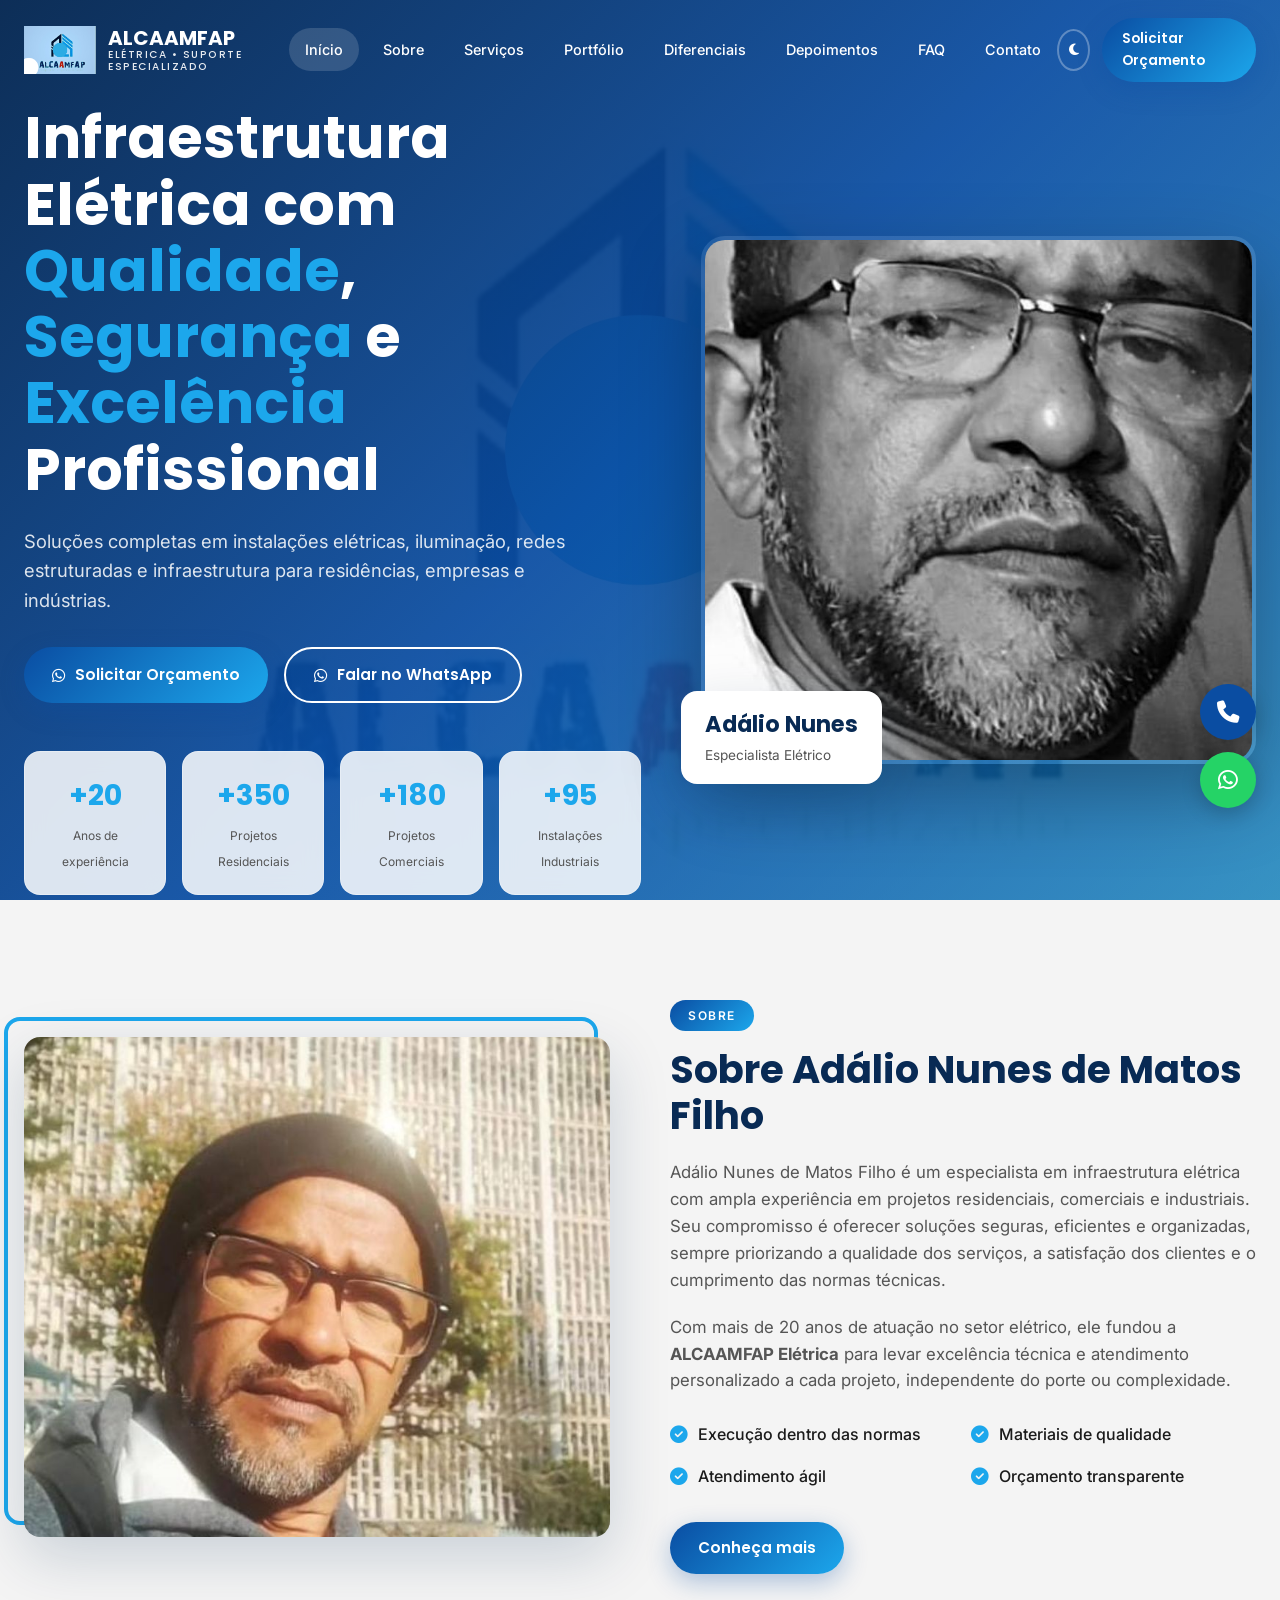
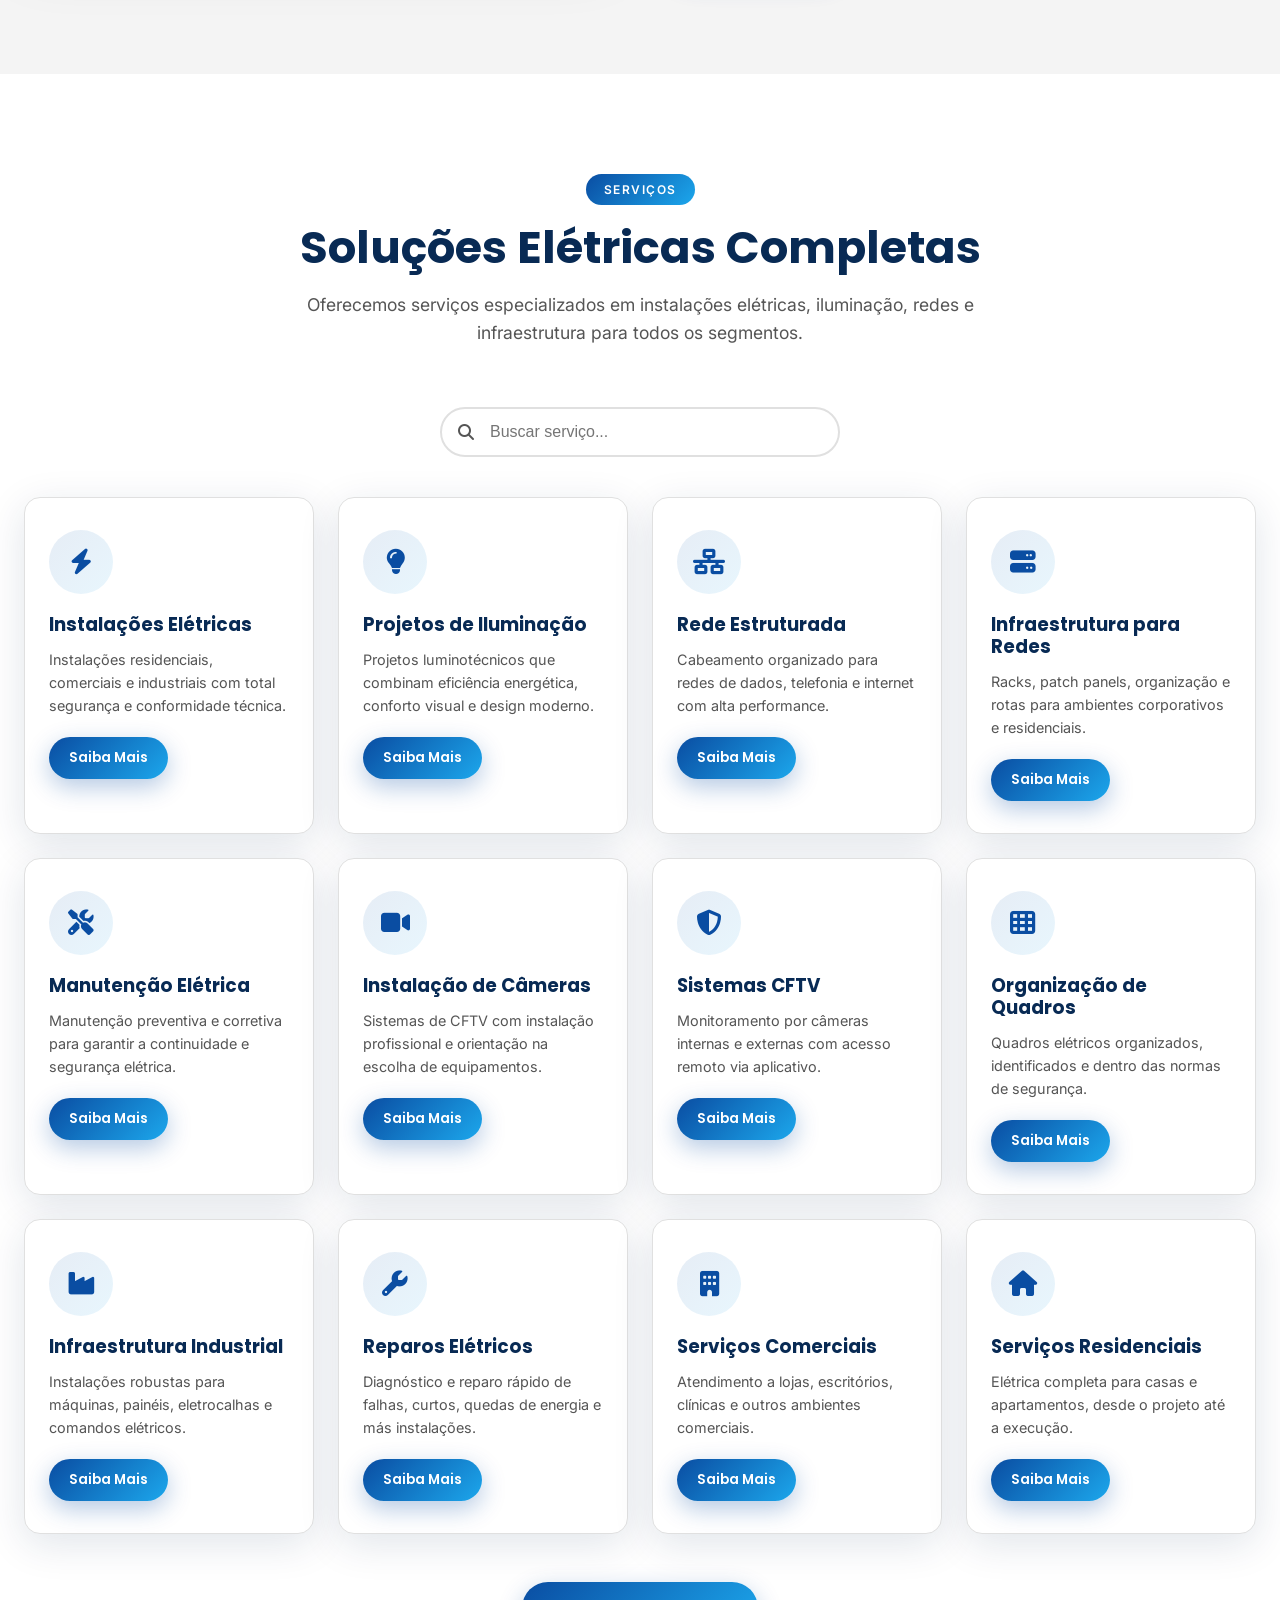
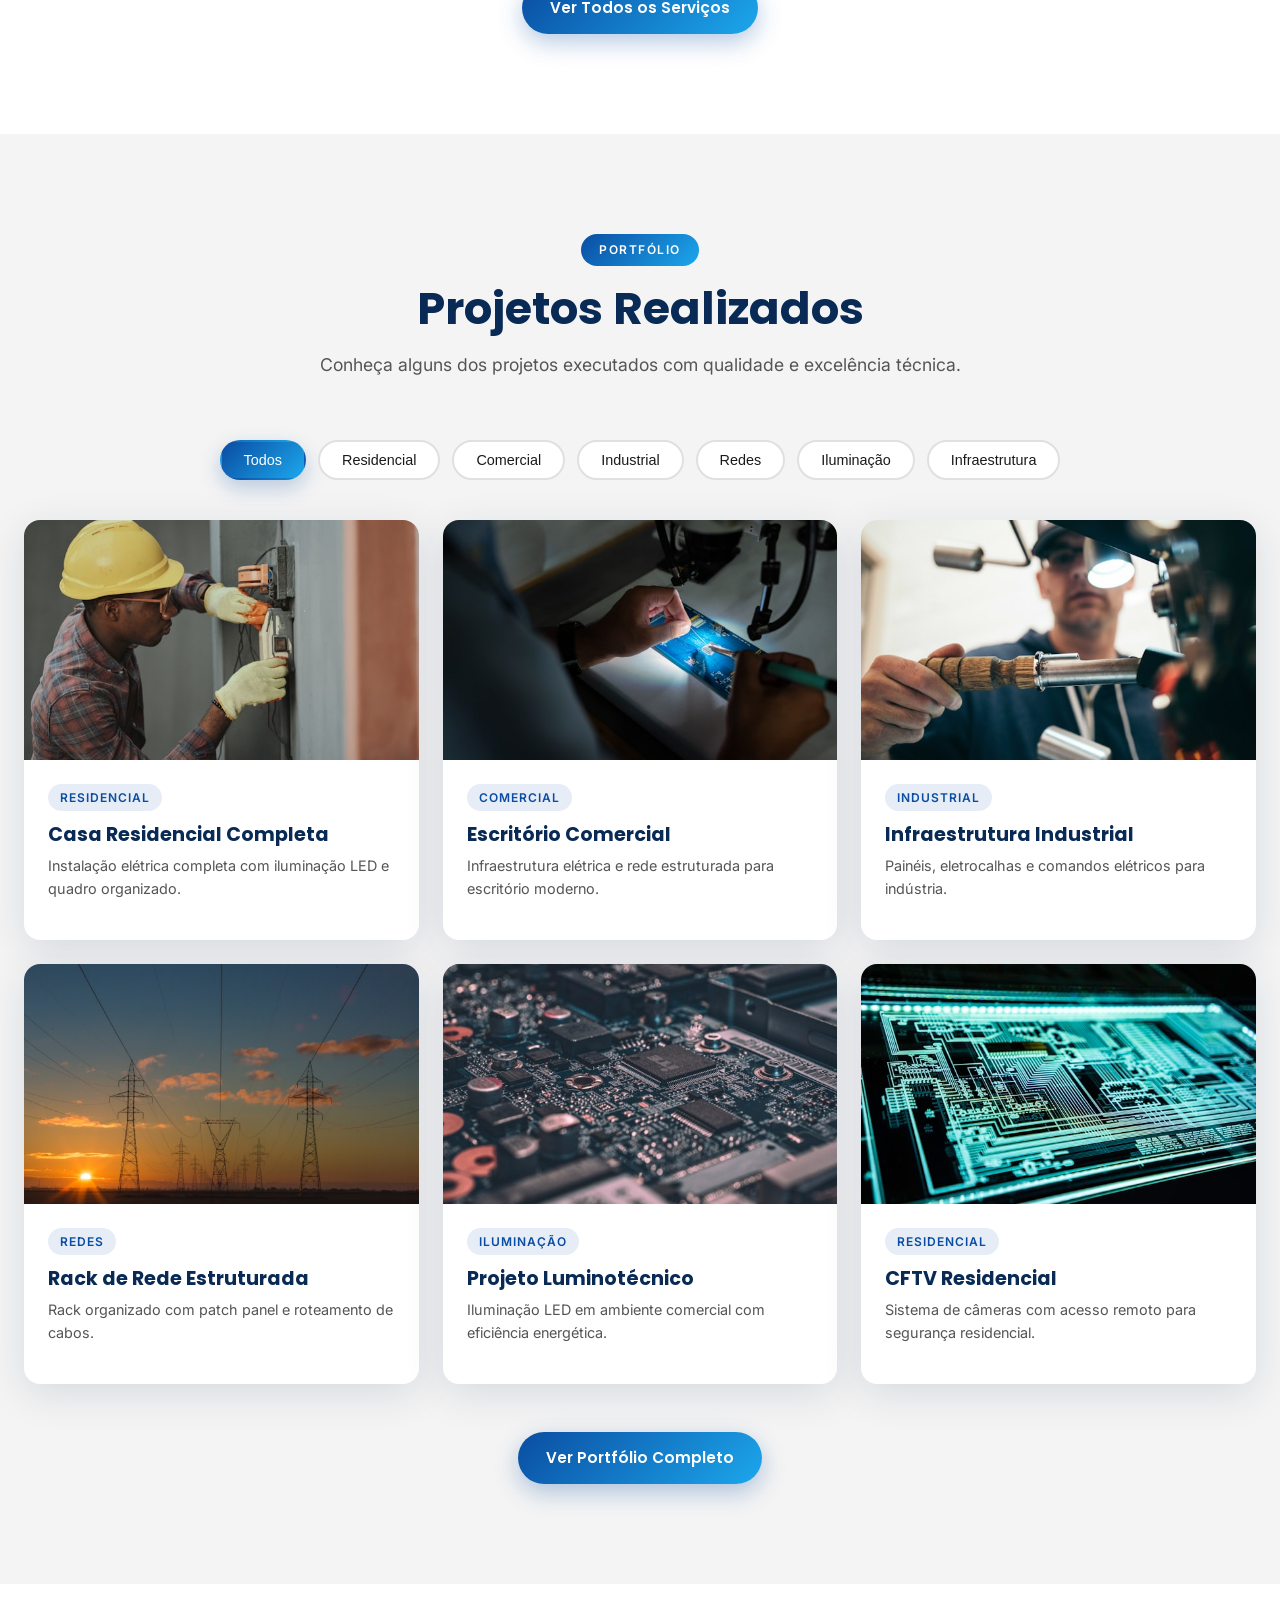
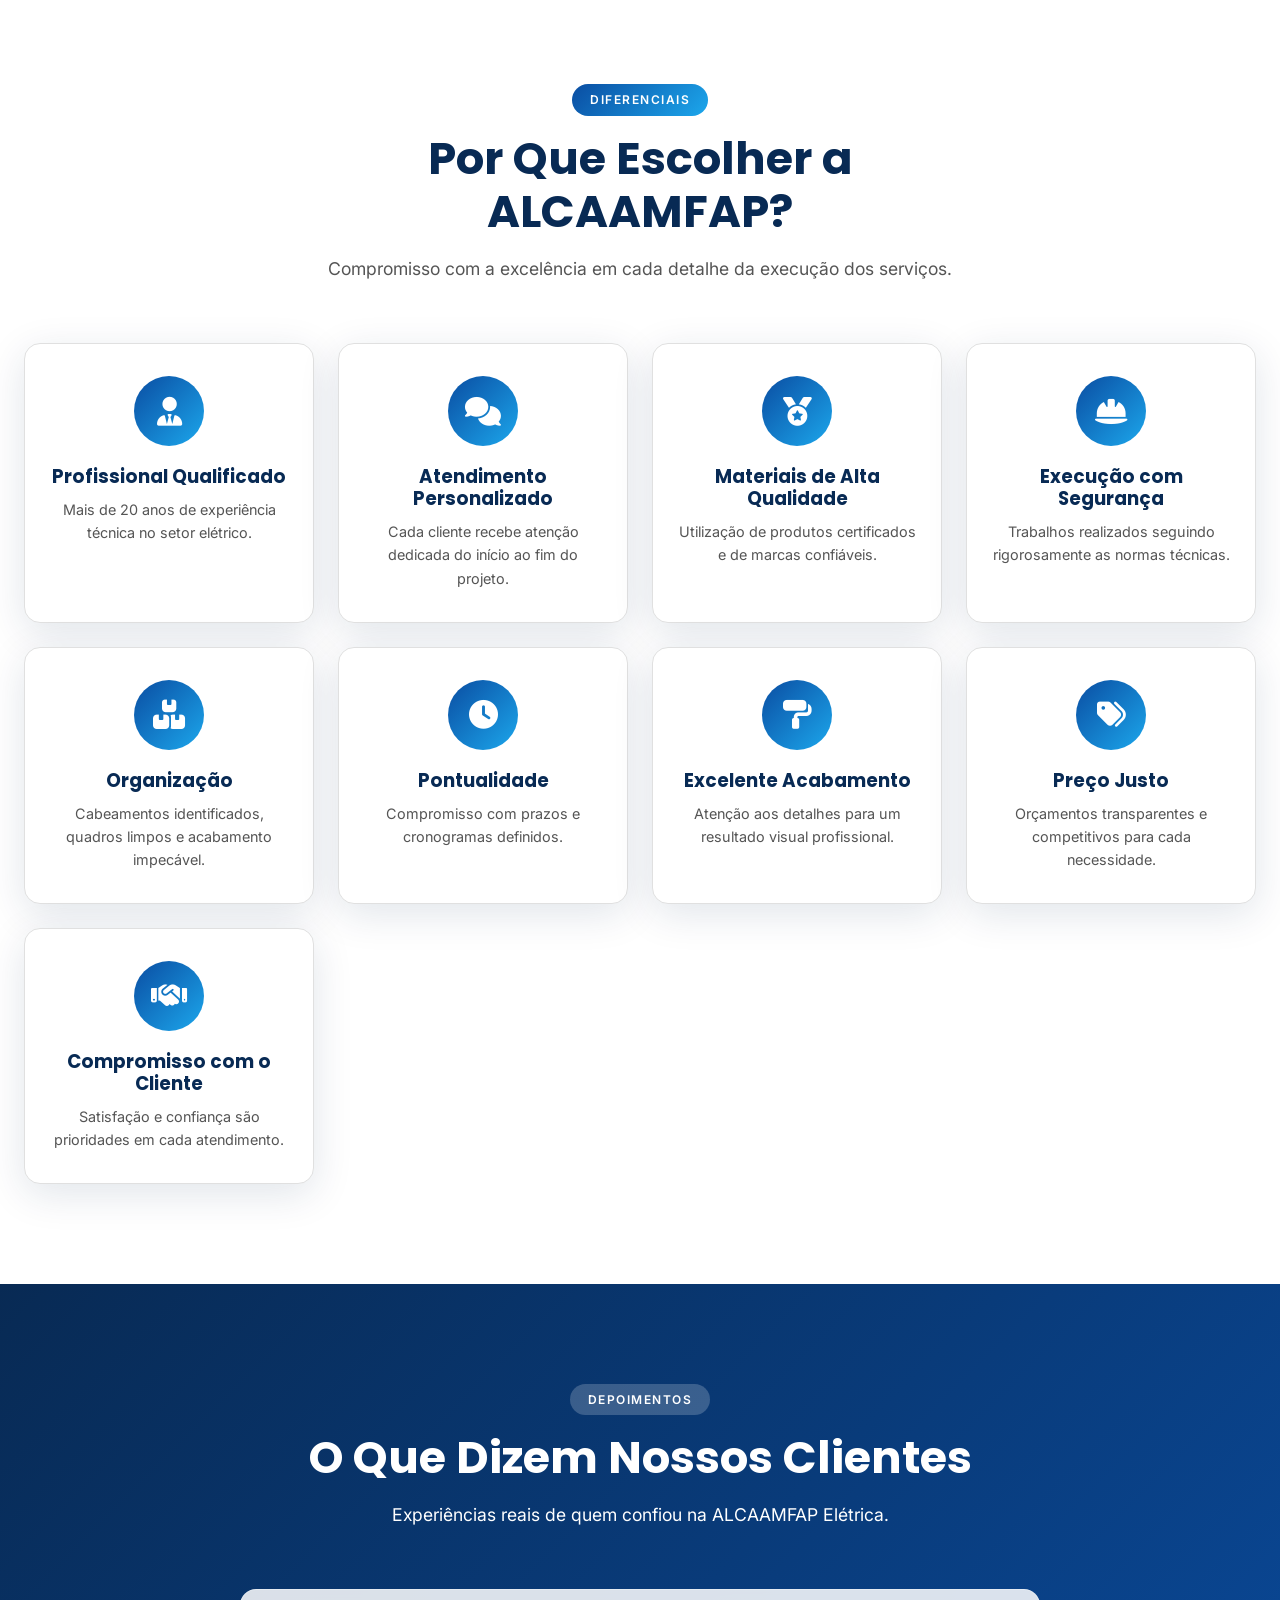
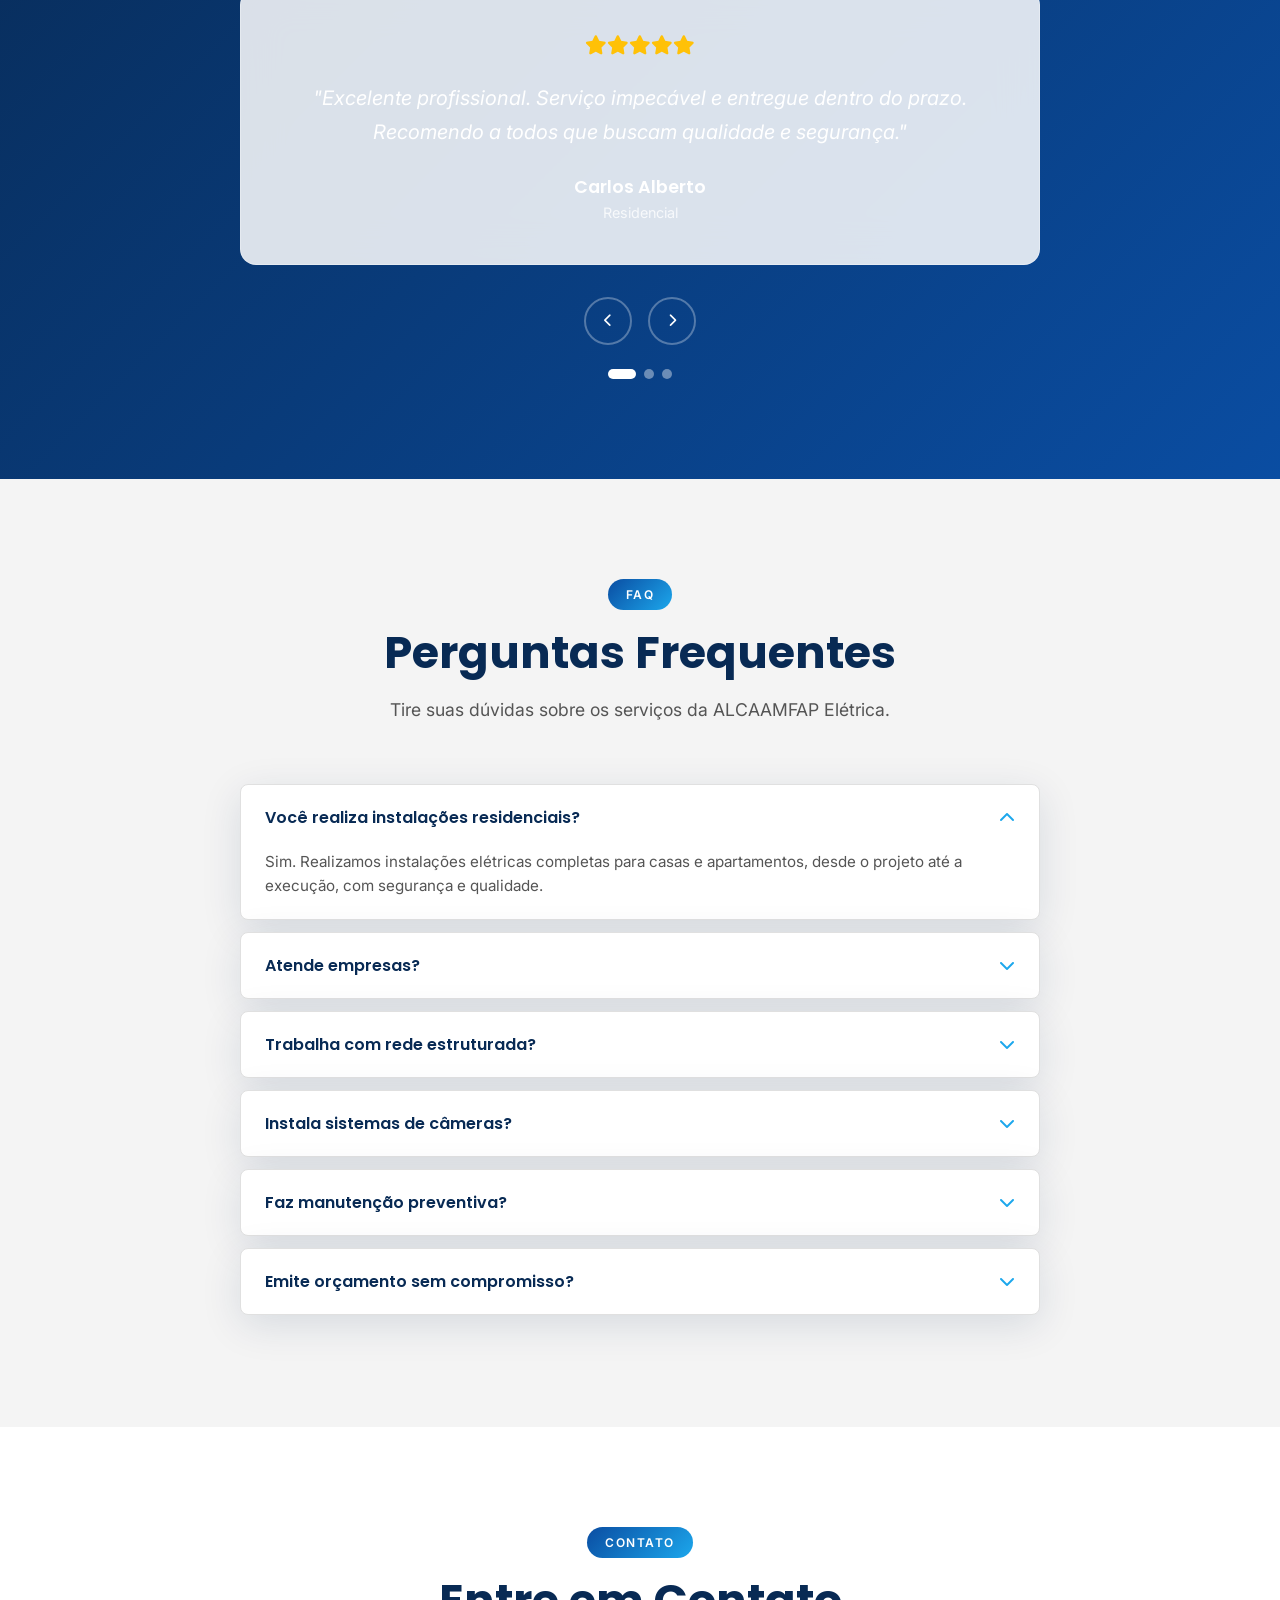
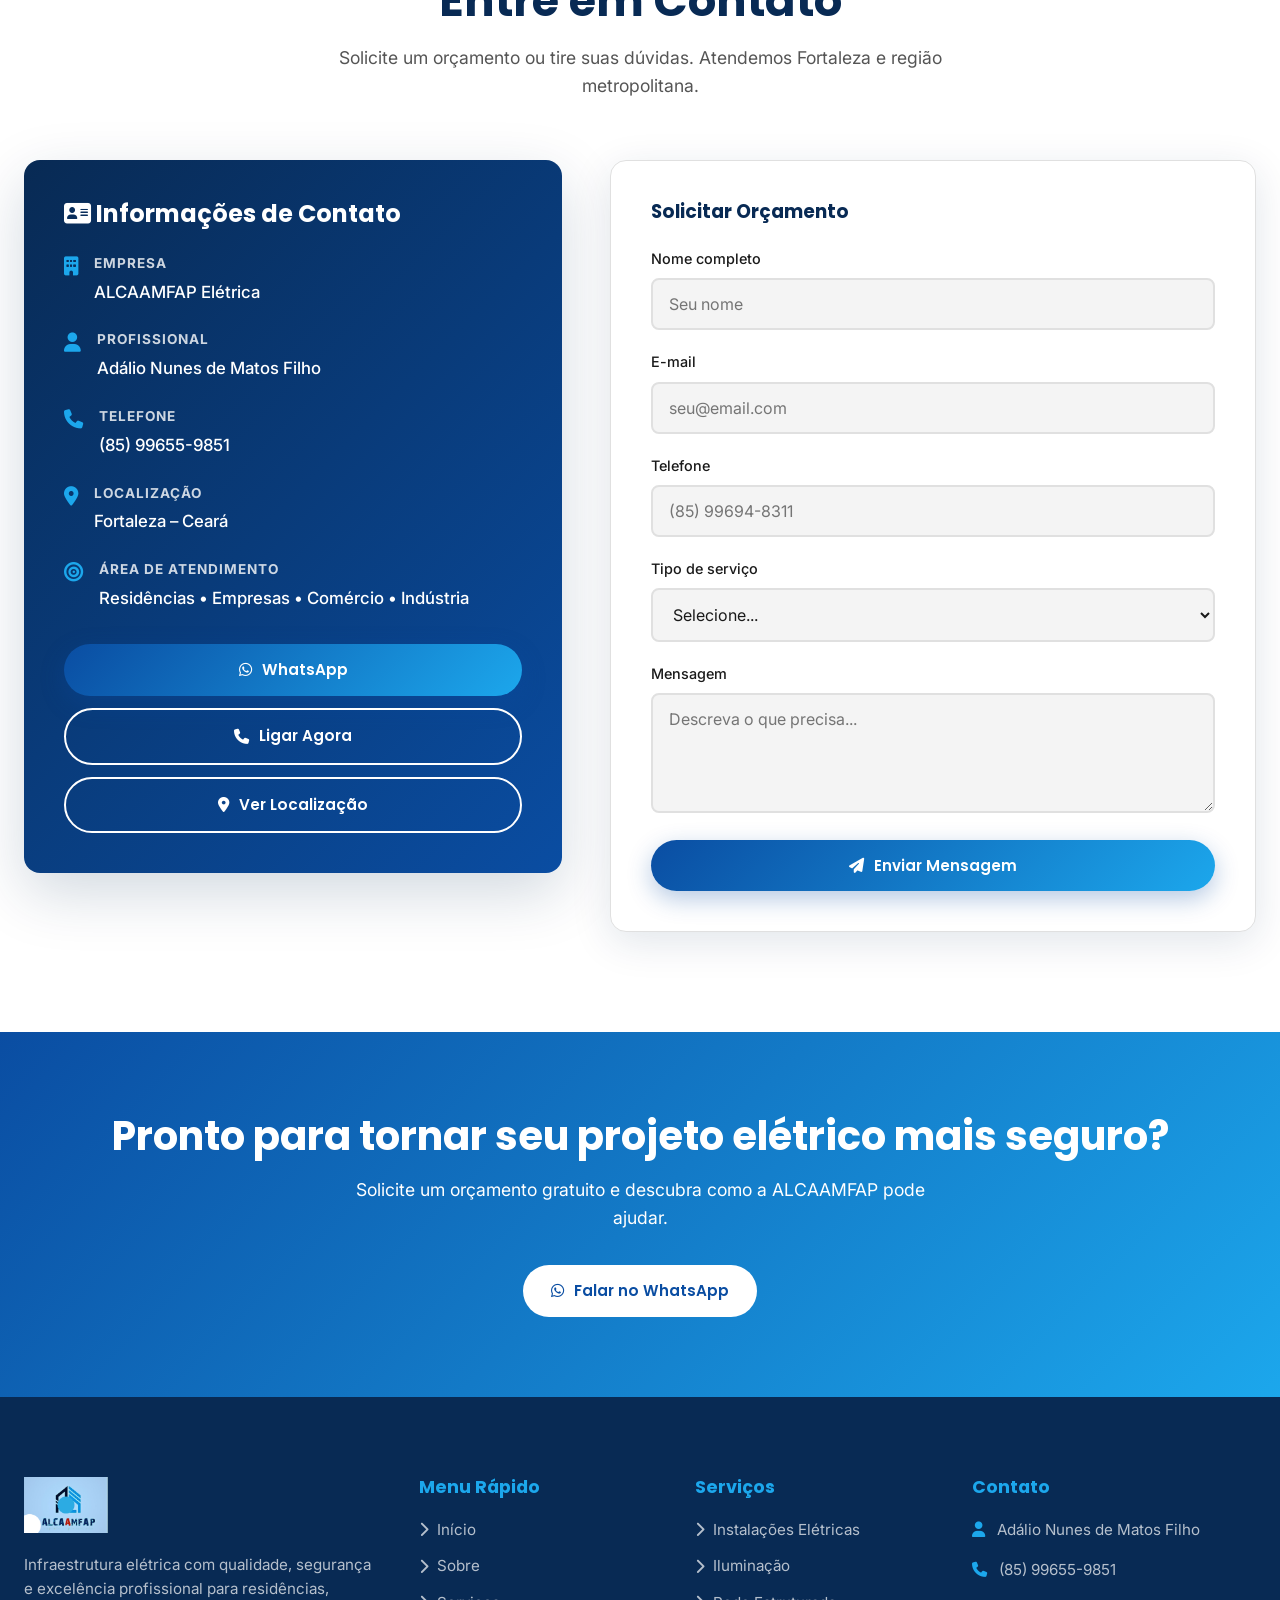
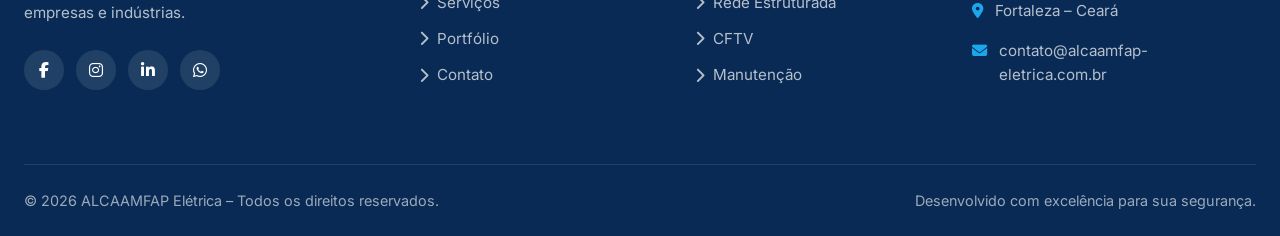
<file: index.html>
<!DOCTYPE html>
<html lang="pt-BR">
<head>
  <meta charset="UTF-8">
  <meta name="viewport" content="width=device-width, initial-scale=1.0">
  <meta name="description" content="ALCAAMFAP Elétrica - Infraestrutura elétrica residencial, comercial e industrial em Fortaleza/CE. Serviços de instalações, iluminação, redes estruturadas e CFTV.">
  <meta name="keywords" content="eletricista, instalações elétricas, infraestrutura elétrica, iluminação, rede estruturada, CFTV, Fortaleza, ALCAAMFAP">
  <meta name="author" content="Adálio Nunes de Matos Filho">
  <meta name="robots" content="index, follow">
  <meta name="theme-color" content="#0A4DA2">

  <!-- Open Graph -->
  <meta property="og:type" content="website">
  <meta property="og:url" content="https://alcaamfap-eletrica.com.br/">
  <meta property="og:title" content="ALCAAMFAP Elétrica | Infraestrutura Elétrica em Fortaleza">
  <meta property="og:description" content="Especialista em infraestrutura elétrica residencial, comercial e industrial. Qualidade, segurança e excelência profissional.">
  <meta property="og:image" content="https://alcaamfap-eletrica.com.br/images/hero-bg.jpg">
  <meta property="og:locale" content="pt_BR">

  <!-- Twitter Cards -->
  <meta name="twitter:card" content="summary_large_image">
  <meta name="twitter:title" content="ALCAAMFAP Elétrica | Infraestrutura Elétrica em Fortaleza">
  <meta name="twitter:description" content="Especialista em infraestrutura elétrica residencial, comercial e industrial.">
  <meta name="twitter:image" content="https://alcaamfap-eletrica.com.br/images/hero-bg.jpg">

  <!-- Favicon -->
  <link rel="icon" type="image/svg+xml" href="images/logo.svg">
  <link rel="apple-touch-icon" href="images/logo.svg">

  <title>ALCAAMFAP Elétrica | Infraestrutura Elétrica em Fortaleza</title>

  <!-- Google Fonts -->
  <link rel="preconnect" href="https://fonts.googleapis.com">
  <link rel="preconnect" href="https://fonts.gstatic.com" crossorigin>
  <link href="https://fonts.googleapis.com/css2?family=Inter:wght@300;400;500;600;700&family=Poppins:wght@600;700;800&display=swap" rel="stylesheet">

  <!-- Font Awesome -->
  <link rel="stylesheet" href="https://cdn.jsdelivr.net/npm/@fortawesome/fontawesome-free@6.4.0/css/all.min.css">

  <!-- CSS -->
  <link rel="stylesheet" href="css/style.css">
  <link rel="stylesheet" href="css/animations.css">
  <link rel="stylesheet" href="css/responsive.css">

  <!-- JSON-LD Dados Estruturados -->
  <script type="application/ld+json">
  {
    "@context": "https://schema.org",
    "@type": "LocalBusiness",
    "name": "ALCAAMFAP Elétrica - Suporte Especializado",
    "description": "Especialista em infraestrutura elétrica residencial, comercial e industrial em Fortaleza/CE.",
    "url": "https://alcaamfap-eletrica.com.br/",
    "logo": "https://alcaamfap-eletrica.com.br/images/logo.svg",
    "image": "https://alcaamfap-eletrica.com.br/images/hero-bg.jpg",
    "telephone": "+5585996948311",
    "address": {
      "@type": "PostalAddress",
      "addressLocality": "Fortaleza",
      "addressRegion": "CE",
      "addressCountry": "BR"
    },
    "areaServed": "Fortaleza e Região Metropolitana, Ceará",
    "priceRange": "$$",
    "openingHoursSpecification": {
      "@type": "OpeningHoursSpecification",
      "dayOfWeek": ["Monday", "Tuesday", "Wednesday", "Thursday", "Friday", "Saturday"],
      "opens": "08:00",
      "closes": "18:00"
    },
    "founder": {
      "@type": "Person",
      "name": "Adálio Nunes de Matos Filho"
    }
  }
  </script>
</head>
<body>

  <!-- Preloader -->
  <div id="preloader" class="preloader" role="status" aria-label="Carregando site">
    <img src="images/logo.svg" alt="ALCAAMFAP Elétrica" class="preloader-logo">
    <div class="preloader-bar">
      <div class="preloader-progress"></div>
    </div>
  </div>

  <!-- Barra de progresso -->
  <div id="scroll-progress" class="scroll-progress" aria-hidden="true"></div>

  <!-- Header -->
  <header id="header" class="header">
    <div class="container header-inner">
      <a href="index.html" class="logo" aria-label="ALCAAMFAP Elétrica - Página inicial">
        <img src="images/logo.svg" alt="Logo ALCAAMFAP Elétrica">
        <div class="logo-text">ALCAAMFAP<span>Elétrica • Suporte Especializado</span></div>
      </a>

      <nav id="nav" class="nav" aria-label="Menu principal">
        <a href="#inicio" class="nav-link active">Início</a>
        <a href="sobre.html" class="nav-link">Sobre</a>
        <a href="servicos.html" class="nav-link">Serviços</a>
        <a href="portfolio.html" class="nav-link">Portfólio</a>
        <a href="#diferenciais" class="nav-link">Diferenciais</a>
        <a href="#depoimentos" class="nav-link">Depoimentos</a>
        <a href="#faq" class="nav-link">FAQ</a>
        <a href="contato.html" class="nav-link">Contato</a>
      </nav>

      <div class="header-actions">
        <button id="theme-toggle" class="theme-toggle" aria-label="Alternar modo escuro">
          <i class="fas fa-moon"></i>
        </button>
        <a href="https://wa.me/5585996948311" target="_blank" class="btn btn-primary btn-sm">Solicitar Orçamento</a>
        <button id="btn-menu" class="btn-menu" aria-label="Abrir menu" aria-expanded="false">
          <span></span>
          <span></span>
          <span></span>
        </button>
      </div>
    </div>
  </header>

  <main>
    <!-- Hero -->
    <section id="inicio" class="hero">
      <img src="images/hero-bg.jpg" alt="Infraestrutura elétrica moderna" class="hero-bg" loading="lazy">
      <div class="hero-overlay"></div>
      <div class="container">
        <div class="hero-content">
          <div class="hero-text fade-in">
            <h1>Infraestrutura Elétrica com <span>Qualidade</span>, <span>Segurança</span> e <span>Excelência</span> Profissional</h1>
            <p>Soluções completas em instalações elétricas, iluminação, redes estruturadas e infraestrutura para residências, empresas e indústrias.</p>
            <div class="hero-buttons">
              <a href="https://wa.me/5585996948311" target="_blank" class="btn btn-primary btn-shine"><i class="fab fa-whatsapp"></i> Solicitar Orçamento</a>
              <a href="https://wa.me/5585996948311" target="_blank" class="btn btn-outline"><i class="fab fa-whatsapp"></i> Falar no WhatsApp</a>
            </div>

            <div class="hero-stats">
              <div class="stat-card">
                <span class="stat-number"><span class="counter" data-target="20" data-prefix="+" data-suffix="">0</span></span>
                <span class="stat-label">Anos de experiência</span>
              </div>
              <div class="stat-card">
                <span class="stat-number"><span class="counter" data-target="350" data-prefix="+" data-suffix="">0</span></span>
                <span class="stat-label">Projetos Residenciais</span>
              </div>
              <div class="stat-card">
                <span class="stat-number"><span class="counter" data-target="180" data-prefix="+" data-suffix="">0</span></span>
                <span class="stat-label">Projetos Comerciais</span>
              </div>
              <div class="stat-card">
                <span class="stat-number"><span class="counter" data-target="95" data-prefix="+" data-suffix="">0</span></span>
                <span class="stat-label">Instalações Industriais</span>
              </div>
            </div>
          </div>

          <div class="hero-image fade-in stagger-2">
            <div class="hero-image-wrapper">
              <img src="images/adalio-profile.jpg" alt="Adálio Nunes de Matos Filho - Especialista em infraestrutura elétrica" loading="lazy">
            </div>
            <div class="hero-badge">
              <strong>Adálio Nunes</strong>
              <span>Especialista Elétrico</span>
            </div>
          </div>
        </div>
      </div>
    </section>

    <!-- Sobre -->
    <section id="sobre" class="section">
      <div class="container">
        <div class="about-grid">
          <div class="about-image fade-in">
            <div class="about-image-wrapper">
              <img src="images/about-adalio.jpg" alt="Adálio Nunes de Matos Filho em ambiente profissional" loading="lazy">
            </div>
          </div>
          <div class="about-content fade-in stagger-2">
            <span class="section-tag">Sobre</span>
            <h2>Sobre Adálio Nunes de Matos Filho</h2>
            <p>Adálio Nunes de Matos Filho é um especialista em infraestrutura elétrica com ampla experiência em projetos residenciais, comerciais e industriais. Seu compromisso é oferecer soluções seguras, eficientes e organizadas, sempre priorizando a qualidade dos serviços, a satisfação dos clientes e o cumprimento das normas técnicas.</p>
            <p>Com mais de 20 anos de atuação no setor elétrico, ele fundou a <strong>ALCAAMFAP Elétrica</strong> para levar excelência técnica e atendimento personalizado a cada projeto, independente do porte ou complexidade.</p>

            <div class="about-features">
              <div class="about-feature"><i class="fas fa-check-circle"></i> Execução dentro das normas</div>
              <div class="about-feature"><i class="fas fa-check-circle"></i> Materiais de qualidade</div>
              <div class="about-feature"><i class="fas fa-check-circle"></i> Atendimento ágil</div>
              <div class="about-feature"><i class="fas fa-check-circle"></i> Orçamento transparente</div>
            </div>

            <a href="sobre.html" class="btn btn-primary" style="margin-top: 32px;">Conheça mais</a>
          </div>
        </div>
      </div>
    </section>

    <!-- Serviços -->
    <section id="servicos" class="section" style="background: var(--white);">
      <div class="container">
        <div class="section-header fade-in">
          <span class="section-tag">Serviços</span>
          <h2>Soluções Elétricas Completas</h2>
          <p>Oferecemos serviços especializados em instalações elétricas, iluminação, redes e infraestrutura para todos os segmentos.</p>
        </div>

        <div class="search-box fade-in">
          <i class="fas fa-search"></i>
          <input type="text" id="service-search" placeholder="Buscar serviço..." aria-label="Buscar serviço">
        </div>

        <div class="services-grid">
          <article class="service-card fade-in">
            <div class="service-icon"><i class="fas fa-bolt"></i></div>
            <h3>Instalações Elétricas</h3>
            <p>Instalações residenciais, comerciais e industriais com total segurança e conformidade técnica.</p>
            <a href="servicos.html#instalacoes" class="btn btn-primary btn-sm">Saiba Mais</a>
          </article>

          <article class="service-card fade-in stagger-1">
            <div class="service-icon"><i class="fas fa-lightbulb"></i></div>
            <h3>Projetos de Iluminação</h3>
            <p>Projetos luminotécnicos que combinam eficiência energética, conforto visual e design moderno.</p>
            <a href="servicos.html#iluminacao" class="btn btn-primary btn-sm">Saiba Mais</a>
          </article>

          <article class="service-card fade-in stagger-2">
            <div class="service-icon"><i class="fas fa-network-wired"></i></div>
            <h3>Rede Estruturada</h3>
            <p>Cabeamento organizado para redes de dados, telefonia e internet com alta performance.</p>
            <a href="servicos.html#redes" class="btn btn-primary btn-sm">Saiba Mais</a>
          </article>

          <article class="service-card fade-in stagger-3">
            <div class="service-icon"><i class="fas fa-server"></i></div>
            <h3>Infraestrutura para Redes</h3>
            <p>Racks, patch panels, organização e rotas para ambientes corporativos e residenciais.</p>
            <a href="servicos.html#infraestrutura" class="btn btn-primary btn-sm">Saiba Mais</a>
          </article>

          <article class="service-card fade-in stagger-4">
            <div class="service-icon"><i class="fas fa-tools"></i></div>
            <h3>Manutenção Elétrica</h3>
            <p>Manutenção preventiva e corretiva para garantir a continuidade e segurança elétrica.</p>
            <a href="servicos.html#manutencao" class="btn btn-primary btn-sm">Saiba Mais</a>
          </article>

          <article class="service-card fade-in stagger-5">
            <div class="service-icon"><i class="fas fa-video"></i></div>
            <h3>Instalação de Câmeras</h3>
            <p>Sistemas de CFTV com instalação profissional e orientação na escolha de equipamentos.</p>
            <a href="servicos.html#cftv" class="btn btn-primary btn-sm">Saiba Mais</a>
          </article>

          <article class="service-card fade-in stagger-6">
            <div class="service-icon"><i class="fas fa-shield-alt"></i></div>
            <h3>Sistemas CFTV</h3>
            <p>Monitoramento por câmeras internas e externas com acesso remoto via aplicativo.</p>
            <a href="servicos.html#cftv" class="btn btn-primary btn-sm">Saiba Mais</a>
          </article>

          <article class="service-card fade-in">
            <div class="service-icon"><i class="fas fa-th"></i></div>
            <h3>Organização de Quadros</h3>
            <p>Quadros elétricos organizados, identificados e dentro das normas de segurança.</p>
            <a href="servicos.html#quadros" class="btn btn-primary btn-sm">Saiba Mais</a>
          </article>

          <article class="service-card fade-in stagger-1">
            <div class="service-icon"><i class="fas fa-industry"></i></div>
            <h3>Infraestrutura Industrial</h3>
            <p>Instalações robustas para máquinas, painéis, eletrocalhas e comandos elétricos.</p>
            <a href="servicos.html#industrial" class="btn btn-primary btn-sm">Saiba Mais</a>
          </article>

          <article class="service-card fade-in stagger-2">
            <div class="service-icon"><i class="fas fa-wrench"></i></div>
            <h3>Reparos Elétricos</h3>
            <p>Diagnóstico e reparo rápido de falhas, curtos, quedas de energia e más instalações.</p>
            <a href="servicos.html#reparos" class="btn btn-primary btn-sm">Saiba Mais</a>
          </article>

          <article class="service-card fade-in stagger-3">
            <div class="service-icon"><i class="fas fa-building"></i></div>
            <h3>Serviços Comerciais</h3>
            <p>Atendimento a lojas, escritórios, clínicas e outros ambientes comerciais.</p>
            <a href="servicos.html#comercial" class="btn btn-primary btn-sm">Saiba Mais</a>
          </article>

          <article class="service-card fade-in stagger-4">
            <div class="service-icon"><i class="fas fa-home"></i></div>
            <h3>Serviços Residenciais</h3>
            <p>Elétrica completa para casas e apartamentos, desde o projeto até a execução.</p>
            <a href="servicos.html#residencial" class="btn btn-primary btn-sm">Saiba Mais</a>
          </article>
        </div>

        <div class="text-center" style="text-align: center; margin-top: 48px;">
          <a href="servicos.html" class="btn btn-primary">Ver Todos os Serviços</a>
        </div>
      </div>
    </section>

    <!-- Portfólio -->
    <section id="portfolio" class="section">
      <div class="container">
        <div class="section-header fade-in">
          <span class="section-tag">Portfólio</span>
          <h2>Projetos Realizados</h2>
          <p>Conheça alguns dos projetos executados com qualidade e excelência técnica.</p>
        </div>

        <div class="portfolio-filter fade-in">
          <button class="filter-btn active" data-filter="all">Todos</button>
          <button class="filter-btn" data-filter="residencial">Residencial</button>
          <button class="filter-btn" data-filter="comercial">Comercial</button>
          <button class="filter-btn" data-filter="industrial">Industrial</button>
          <button class="filter-btn" data-filter="redes">Redes</button>
          <button class="filter-btn" data-filter="iluminacao">Iluminação</button>
          <button class="filter-btn" data-filter="infraestrutura">Infraestrutura</button>
        </div>

        <div class="portfolio-grid">
          <article class="portfolio-item fade-in" data-category="residencial">
            <div class="portfolio-image">
              <img src="images/projects/project-1.jpg" alt="Residência com instalação elétrica moderna" loading="lazy">
              <div class="portfolio-overlay">
                <a href="#" class="btn btn-primary btn-sm portfolio-link" data-title="Casa Residencial Completa" data-desc="Instalação elétrica completa em residência de alto padrão, com iluminação LED e quadro organizado.">Ver Projeto</a>
              </div>
            </div>
            <div class="portfolio-info">
              <span class="portfolio-category">Residencial</span>
              <h3>Casa Residencial Completa</h3>
              <p>Instalação elétrica completa com iluminação LED e quadro organizado.</p>
            </div>
          </article>

          <article class="portfolio-item fade-in stagger-1" data-category="comercial">
            <div class="portfolio-image">
              <img src="images/projects/project-2.jpg" alt="Escritório comercial com infraestrutura elétrica" loading="lazy">
              <div class="portfolio-overlay">
                <a href="#" class="btn btn-primary btn-sm portfolio-link" data-title="Escritório Comercial" data-desc="Infraestrutura elétrica e rede estruturada para escritório comercial com 20 pontos de trabalho.">Ver Projeto</a>
              </div>
            </div>
            <div class="portfolio-info">
              <span class="portfolio-category">Comercial</span>
              <h3>Escritório Comercial</h3>
              <p>Infraestrutura elétrica e rede estruturada para escritório moderno.</p>
            </div>
          </article>

          <article class="portfolio-item fade-in stagger-2" data-category="industrial">
            <div class="portfolio-image">
              <img src="images/projects/project-3.jpg" alt="Indústria com painéis elétricos" loading="lazy">
              <div class="portfolio-overlay">
                <a href="#" class="btn btn-primary btn-sm portfolio-link" data-title="Infraestrutura Industrial" data-desc="Montagem de painéis e eletrocalhas para indústria com demanda de alta potência.">Ver Projeto</a>
              </div>
            </div>
            <div class="portfolio-info">
              <span class="portfolio-category">Industrial</span>
              <h3>Infraestrutura Industrial</h3>
              <p>Painéis, eletrocalhas e comandos elétricos para indústria.</p>
            </div>
          </article>

          <article class="portfolio-item fade-in stagger-3" data-category="redes infraestrutura">
            <div class="portfolio-image">
              <img src="images/projects/project-4.jpg" alt="Rack de rede organizado" loading="lazy">
              <div class="portfolio-overlay">
                <a href="#" class="btn btn-primary btn-sm portfolio-link" data-title="Rack de Rede Estruturada" data-desc="Organização completa de rack com patch panel, switch e roteamento de cabos.">Ver Projeto</a>
              </div>
            </div>
            <div class="portfolio-info">
              <span class="portfolio-category">Redes</span>
              <h3>Rack de Rede Estruturada</h3>
              <p>Rack organizado com patch panel e roteamento de cabos.</p>
            </div>
          </article>

          <article class="portfolio-item fade-in stagger-4" data-category="iluminacao">
            <div class="portfolio-image">
              <img src="images/projects/project-5.jpg" alt="Projeto luminotécnico moderno" loading="lazy">
              <div class="portfolio-overlay">
                <a href="#" class="btn btn-primary btn-sm portfolio-link" data-title="Projeto Luminotécnico" data-desc="Projeto de iluminação com LED em ambiente comercial, reduzindo consumo em 40%.">Ver Projeto</a>
              </div>
            </div>
            <div class="portfolio-info">
              <span class="portfolio-category">Iluminação</span>
              <h3>Projeto Luminotécnico</h3>
              <p>Iluminação LED em ambiente comercial com eficiência energética.</p>
            </div>
          </article>

          <article class="portfolio-item fade-in stagger-5" data-category="residencial infraestrutura">
            <div class="portfolio-image">
              <img src="images/projects/project-6.jpg" alt="Câmeras de segurança residencial" loading="lazy">
              <div class="portfolio-overlay">
                <a href="#" class="btn btn-primary btn-sm portfolio-link" data-title="CFTV Residencial" data-desc="Instalação de câmeras de segurança com acesso remoto para residência.">Ver Projeto</a>
              </div>
            </div>
            <div class="portfolio-info">
              <span class="portfolio-category">Residencial</span>
              <h3>CFTV Residencial</h3>
              <p>Sistema de câmeras com acesso remoto para segurança residencial.</p>
            </div>
          </article>
        </div>

        <div class="text-center" style="text-align: center; margin-top: 48px;">
          <a href="portfolio.html" class="btn btn-primary">Ver Portfólio Completo</a>
        </div>
      </div>
    </section>

    <!-- Diferenciais -->
    <section id="diferenciais" class="section" style="background: var(--white);">
      <div class="container">
        <div class="section-header fade-in">
          <span class="section-tag">Diferenciais</span>
          <h2>Por Que Escolher a ALCAAMFAP?</h2>
          <p>Compromisso com a excelência em cada detalhe da execução dos serviços.</p>
        </div>

        <div class="differentials-grid">
          <div class="differential-card fade-in">
            <div class="differential-icon"><i class="fas fa-user-tie"></i></div>
            <h3>Profissional Qualificado</h3>
            <p>Mais de 20 anos de experiência técnica no setor elétrico.</p>
          </div>

          <div class="differential-card fade-in stagger-1">
            <div class="differential-icon"><i class="fas fa-comments"></i></div>
            <h3>Atendimento Personalizado</h3>
            <p>Cada cliente recebe atenção dedicada do início ao fim do projeto.</p>
          </div>

          <div class="differential-card fade-in stagger-2">
            <div class="differential-icon"><i class="fas fa-medal"></i></div>
            <h3>Materiais de Alta Qualidade</h3>
            <p>Utilização de produtos certificados e de marcas confiáveis.</p>
          </div>

          <div class="differential-card fade-in stagger-3">
            <div class="differential-icon"><i class="fas fa-hard-hat"></i></div>
            <h3>Execução com Segurança</h3>
            <p>Trabalhos realizados seguindo rigorosamente as normas técnicas.</p>
          </div>

          <div class="differential-card fade-in stagger-4">
            <div class="differential-icon"><i class="fas fa-boxes"></i></div>
            <h3>Organização</h3>
            <p>Cabeamentos identificados, quadros limpos e acabamento impecável.</p>
          </div>

          <div class="differential-card fade-in stagger-5">
            <div class="differential-icon"><i class="fas fa-clock"></i></div>
            <h3>Pontualidade</h3>
            <p>Compromisso com prazos e cronogramas definidos.</p>
          </div>

          <div class="differential-card fade-in stagger-6">
            <div class="differential-icon"><i class="fas fa-paint-roller"></i></div>
            <h3>Excelente Acabamento</h3>
            <p>Atenção aos detalhes para um resultado visual profissional.</p>
          </div>

          <div class="differential-card fade-in">
            <div class="differential-icon"><i class="fas fa-tags"></i></div>
            <h3>Preço Justo</h3>
            <p>Orçamentos transparentes e competitivos para cada necessidade.</p>
          </div>

          <div class="differential-card fade-in stagger-1">
            <div class="differential-icon"><i class="fas fa-handshake"></i></div>
            <h3>Compromisso com o Cliente</h3>
            <p>Satisfação e confiança são prioridades em cada atendimento.</p>
          </div>
        </div>
      </div>
    </section>

    <!-- Depoimentos -->
    <section id="depoimentos" class="section testimonials-section">
      <div class="container">
        <div class="section-header fade-in">
          <span class="section-tag" style="background: rgba(255,255,255,0.2);">Depoimentos</span>
          <h2>O Que Dizem Nossos Clientes</h2>
          <p>Experiências reais de quem confiou na ALCAAMFAP Elétrica.</p>
        </div>

        <div class="testimonials-carousel fade-in">
          <div class="testimonials-track">
            <div class="testimonials-slides" id="testimonials-slides">
              <div class="testimonial-card">
                <div class="testimonial-stars"><i class="fas fa-star"></i><i class="fas fa-star"></i><i class="fas fa-star"></i><i class="fas fa-star"></i><i class="fas fa-star"></i></div>
                <p class="testimonial-text">"Excelente profissional. Serviço impecável e entregue dentro do prazo. Recomendo a todos que buscam qualidade e segurança."</p>
                <div class="testimonial-author">Carlos Alberto</div>
                <div class="testimonial-role">Residencial</div>
              </div>

              <div class="testimonial-card">
                <div class="testimonial-stars"><i class="fas fa-star"></i><i class="fas fa-star"></i><i class="fas fa-star"></i><i class="fas fa-star"></i><i class="fas fa-star"></i></div>
                <p class="testimonial-text">"Organização, qualidade e muito conhecimento técnico. A rede estruturada do nosso escritório ficou perfeita."</p>
                <div class="testimonial-author">Mariana Souza</div>
                <div class="testimonial-role">Comercial</div>
              </div>

              <div class="testimonial-card">
                <div class="testimonial-stars"><i class="fas fa-star"></i><i class="fas fa-star"></i><i class="fas fa-star"></i><i class="fas fa-star"></i><i class="fas fa-star"></i></div>
                <p class="testimonial-text">"Recomendo sem dúvidas. Atendimento excelente, preço justo e muita atenção aos detalhes."</p>
                <div class="testimonial-author">Roberto Lima</div>
                <div class="testimonial-role">Industrial</div>
              </div>
            </div>
          </div>

          <div class="testimonials-nav">
            <button type="button" id="prev-testimonial" aria-label="Depoimento anterior"><i class="fas fa-chevron-left"></i></button>
            <button type="button" id="next-testimonial" aria-label="Próximo depoimento"><i class="fas fa-chevron-right"></i></button>
          </div>

          <div class="testimonials-dots" id="testimonials-dots">
            <button type="button" class="active" aria-label="Depoimento 1"></button>
            <button type="button" aria-label="Depoimento 2"></button>
            <button type="button" aria-label="Depoimento 3"></button>
          </div>
        </div>
      </div>
    </section>

    <!-- FAQ -->
    <section id="faq" class="section">
      <div class="container">
        <div class="section-header fade-in">
          <span class="section-tag">FAQ</span>
          <h2>Perguntas Frequentes</h2>
          <p>Tire suas dúvidas sobre os serviços da ALCAAMFAP Elétrica.</p>
        </div>

        <div class="faq-list fade-in">
          <div class="faq-item active">
            <button type="button" class="faq-question">Você realiza instalações residenciais? <i class="fas fa-chevron-down"></i></button>
            <div class="faq-answer">
              <p>Sim. Realizamos instalações elétricas completas para casas e apartamentos, desde o projeto até a execução, com segurança e qualidade.</p>
            </div>
          </div>

          <div class="faq-item">
            <button type="button" class="faq-question">Atende empresas? <i class="fas fa-chevron-down"></i></button>
            <div class="faq-answer">
              <p>Sim. Atendemos empresas, comércios, escritórios e clínicas com soluções personalizadas em infraestrutura elétrica e redes.</p>
            </div>
          </div>

          <div class="faq-item">
            <button type="button" class="faq-question">Trabalha com rede estruturada? <i class="fas fa-chevron-down"></i></button>
            <div class="faq-answer">
              <p>Sim. Fazemos cabeamento estruturado para dados, telefonia e internet, com organização e certificação.</p>
            </div>
          </div>

          <div class="faq-item">
            <button type="button" class="faq-question">Instala sistemas de câmeras? <i class="fas fa-chevron-down"></i></button>
            <div class="faq-answer">
              <p>Sim. Instalamos sistemas de CFTV para residências, comércios e indústrias, com acesso remoto via aplicativo.</p>
            </div>
          </div>

          <div class="faq-item">
            <button type="button" class="faq-question">Faz manutenção preventiva? <i class="fas fa-chevron-down"></i></button>
            <div class="faq-answer">
              <p>Sim. Oferecemos manutenção preventiva e corretiva para garantir a segurança e a continuidade da energia elétrica.</p>
            </div>
          </div>

          <div class="faq-item">
            <button type="button" class="faq-question">Emite orçamento sem compromisso? <i class="fas fa-chevron-down"></i></button>
            <div class="faq-answer">
              <p>Sim. O orçamento é totalmente gratuito e sem compromisso. Basta entrar em contato pelo WhatsApp ou telefone.</p>
            </div>
          </div>
        </div>
      </div>
    </section>

    <!-- Contato -->
    <section id="contato" class="section" style="background: var(--white);">
      <div class="container">
        <div class="section-header fade-in">
          <span class="section-tag">Contato</span>
          <h2>Entre em Contato</h2>
          <p>Solicite um orçamento ou tire suas dúvidas. Atendemos Fortaleza e região metropolitana.</p>
        </div>

        <div class="contact-grid">
          <div class="contact-card fade-in">
            <h3><i class="fas fa-address-card"></i> Informações de Contato</h3>

            <div class="contact-info-item">
              <i class="fas fa-building"></i>
              <div>
                <strong>Empresa</strong>
                <span>ALCAAMFAP Elétrica</span>
              </div>
            </div>

            <div class="contact-info-item">
              <i class="fas fa-user"></i>
              <div>
                <strong>Profissional</strong>
                <span>Adálio Nunes de Matos Filho</span>
              </div>
            </div>

            <div class="contact-info-item">
              <i class="fas fa-phone"></i>
              <div>
                <strong>Telefone</strong>
                <span>(85) 99655-9851</span>
              </div>
            </div>

            <div class="contact-info-item">
              <i class="fas fa-map-marker-alt"></i>
              <div>
                <strong>Localização</strong>
                <span>Fortaleza – Ceará</span>
              </div>
            </div>

            <div class="contact-info-item">
              <i class="fas fa-bullseye"></i>
              <div>
                <strong>Área de Atendimento</strong>
                <span>Residências • Empresas • Comércio • Indústria</span>
              </div>
            </div>

            <div class="contact-actions">
              <a href="https://wa.me/5585996948311" target="_blank" class="btn btn-primary"><i class="fab fa-whatsapp"></i> WhatsApp</a>
              <a href="tel:+5585996948311" class="btn btn-outline"><i class="fas fa-phone"></i> Ligar Agora</a>
              <a href="https://maps.google.com/?q=Fortaleza,CE" target="_blank" class="btn btn-outline"><i class="fas fa-map-marker-alt"></i> Ver Localização</a>
            </div>
          </div>

          <div class="contact-form fade-in stagger-2">
            <h3 style="margin-bottom: 24px; color: var(--dark-blue);">Solicitar Orçamento</h3>
            <div class="form-success" role="alert">
              <i class="fas fa-check-circle"></i> Mensagem enviada com sucesso! Entraremos em contato em breve.
            </div>
            <form id="contact-form" novalidate>
              <div class="form-group">
                <label for="nome">Nome completo</label>
                <input type="text" id="nome" name="nome" data-validate required placeholder="Seu nome">
                <span class="form-error">Informe seu nome completo.</span>
              </div>

              <div class="form-group">
                <label for="email">E-mail</label>
                <input type="email" id="email" name="email" data-validate required placeholder="seu@email.com">
                <span class="form-error">Informe um e-mail válido.</span>
              </div>

              <div class="form-group">
                <label for="telefone">Telefone</label>
                <input type="tel" id="telefone" name="telefone" data-validate required placeholder="(85) 99694-8311">
                <span class="form-error">Informe um telefone válido.</span>
              </div>

              <div class="form-group">
                <label for="tipo">Tipo de serviço</label>
                <select id="tipo" name="tipo" data-validate required>
                  <option value="">Selecione...</option>
                  <option value="residencial">Residencial</option>
                  <option value="comercial">Comercial</option>
                  <option value="industrial">Industrial</option>
                  <option value="iluminacao">Iluminação</option>
                  <option value="rede">Rede Estruturada</option>
                  <option value="cftv">CFTV / Câmeras</option>
                  <option value="outro">Outro</option>
                </select>
                <span class="form-error">Selecione um tipo de serviço.</span>
              </div>

              <div class="form-group">
                <label for="mensagem">Mensagem</label>
                <textarea id="mensagem" name="mensagem" data-validate required placeholder="Descreva o que precisa..."></textarea>
                <span class="form-error">Descreva sua necessidade.</span>
              </div>

              <button type="submit" class="btn btn-primary btn-shine" style="width: 100%;">
                <i class="fas fa-paper-plane"></i> Enviar Mensagem
              </button>
            </form>
          </div>
        </div>
      </div>
    </section>

    <!-- CTA -->
    <section class="cta-section">
      <div class="container">
        <h2 class="fade-in">Pronto para tornar seu projeto elétrico mais seguro?</h2>
        <p class="fade-in stagger-1">Solicite um orçamento gratuito e descubra como a ALCAAMFAP pode ajudar.</p>
        <a href="https://wa.me/5585996948311" target="_blank" class="btn fade-in stagger-2"><i class="fab fa-whatsapp"></i> Falar no WhatsApp</a>
      </div>
    </section>
  </main>

  <!-- Footer -->
  <footer class="footer">
    <div class="container">
      <div class="footer-grid">
        <div class="footer-brand">
          <img src="images/logo.svg" alt="ALCAAMFAP Elétrica">
          <p>Infraestrutura elétrica com qualidade, segurança e excelência profissional para residências, empresas e indústrias.</p>
          <div class="social-links">
            <a href="#" aria-label="Facebook" target="_blank"><i class="fab fa-facebook-f"></i></a>
            <a href="#" aria-label="Instagram" target="_blank"><i class="fab fa-instagram"></i></a>
            <a href="#" aria-label="LinkedIn" target="_blank"><i class="fab fa-linkedin-in"></i></a>
            <a href="https://wa.me/5585996948311" aria-label="WhatsApp" target="_blank"><i class="fab fa-whatsapp"></i></a>
          </div>
        </div>

        <div>
          <h4 class="footer-title">Menu Rápido</h4>
          <ul class="footer-links">
            <li><a href="index.html"><i class="fas fa-chevron-right"></i> Início</a></li>
            <li><a href="sobre.html"><i class="fas fa-chevron-right"></i> Sobre</a></li>
            <li><a href="servicos.html"><i class="fas fa-chevron-right"></i> Serviços</a></li>
            <li><a href="portfolio.html"><i class="fas fa-chevron-right"></i> Portfólio</a></li>
            <li><a href="contato.html"><i class="fas fa-chevron-right"></i> Contato</a></li>
          </ul>
        </div>

        <div>
          <h4 class="footer-title">Serviços</h4>
          <ul class="footer-links">
            <li><a href="servicos.html"><i class="fas fa-chevron-right"></i> Instalações Elétricas</a></li>
            <li><a href="servicos.html"><i class="fas fa-chevron-right"></i> Iluminação</a></li>
            <li><a href="servicos.html"><i class="fas fa-chevron-right"></i> Rede Estruturada</a></li>
            <li><a href="servicos.html"><i class="fas fa-chevron-right"></i> CFTV</a></li>
            <li><a href="servicos.html"><i class="fas fa-chevron-right"></i> Manutenção</a></li>
          </ul>
        </div>

        <div>
          <h4 class="footer-title">Contato</h4>
          <ul class="footer-contact">
            <li><i class="fas fa-user"></i> Adálio Nunes de Matos Filho</li>
            <li><i class="fas fa-phone"></i> (85) 99655-9851</li>
            <li><i class="fas fa-map-marker-alt"></i> Fortaleza – Ceará</li>
            <li><i class="fas fa-envelope"></i> contato@alcaamfap-eletrica.com.br</li>
          </ul>
        </div>
      </div>

      <div class="footer-bottom">
        <p>© <span id="current-year">2026</span> ALCAAMFAP Elétrica – Todos os direitos reservados.</p>
        <p>Desenvolvido com excelência para sua segurança.</p>
      </div>
    </div>
  </footer>

  <!-- Botões flutuantes -->
  <div class="floating-buttons">
    <a href="tel:+5585996948311" class="floating-btn phone" aria-label="Ligar agora">
      <i class="fas fa-phone"></i>
      <span>Ligar Agora</span>
    </a>
    <a href="https://wa.me/5585996948311" target="_blank" class="floating-btn whatsapp" aria-label="Falar no WhatsApp">
      <i class="fab fa-whatsapp"></i>
      <span>WhatsApp</span>
    </a>
    <button type="button" id="back-to-top" class="floating-btn top" aria-label="Voltar ao topo">
      <i class="fas fa-arrow-up"></i>
    </button>
  </div>

  <!-- Scripts -->
  <script src="js/darkmode.js"></script>
  <script src="js/counter.js"></script>
  <script src="js/portfolio.js"></script>
  <script src="js/app.js"></script>

  <!-- Carrossel de depoimentos -->
  <script>
    (function() {
      const track = document.getElementById('testimonials-slides');
      const prevBtn = document.getElementById('prev-testimonial');
      const nextBtn = document.getElementById('next-testimonial');
      const dots = document.querySelectorAll('#testimonials-dots button');
      if (!track || !prevBtn || !nextBtn) return;

      let current = 0;
      const total = track.children.length;

      function update() {
        track.style.transform = 'translateX(-' + (current * 100) + '%)';
        dots.forEach((dot, index) => {
          dot.classList.toggle('active', index === current);
        });
      }

      nextBtn.addEventListener('click', function() {
        current = (current + 1) % total;
        update();
      });

      prevBtn.addEventListener('click', function() {
        current = (current - 1 + total) % total;
        update();
      });

      dots.forEach((dot, index) => {
        dot.addEventListener('click', function() {
          current = index;
          update();
        });
      });

      setInterval(function() {
        current = (current + 1) % total;
        update();
      }, 6000);
    })();
  </script>
</body>
</html>
</file>
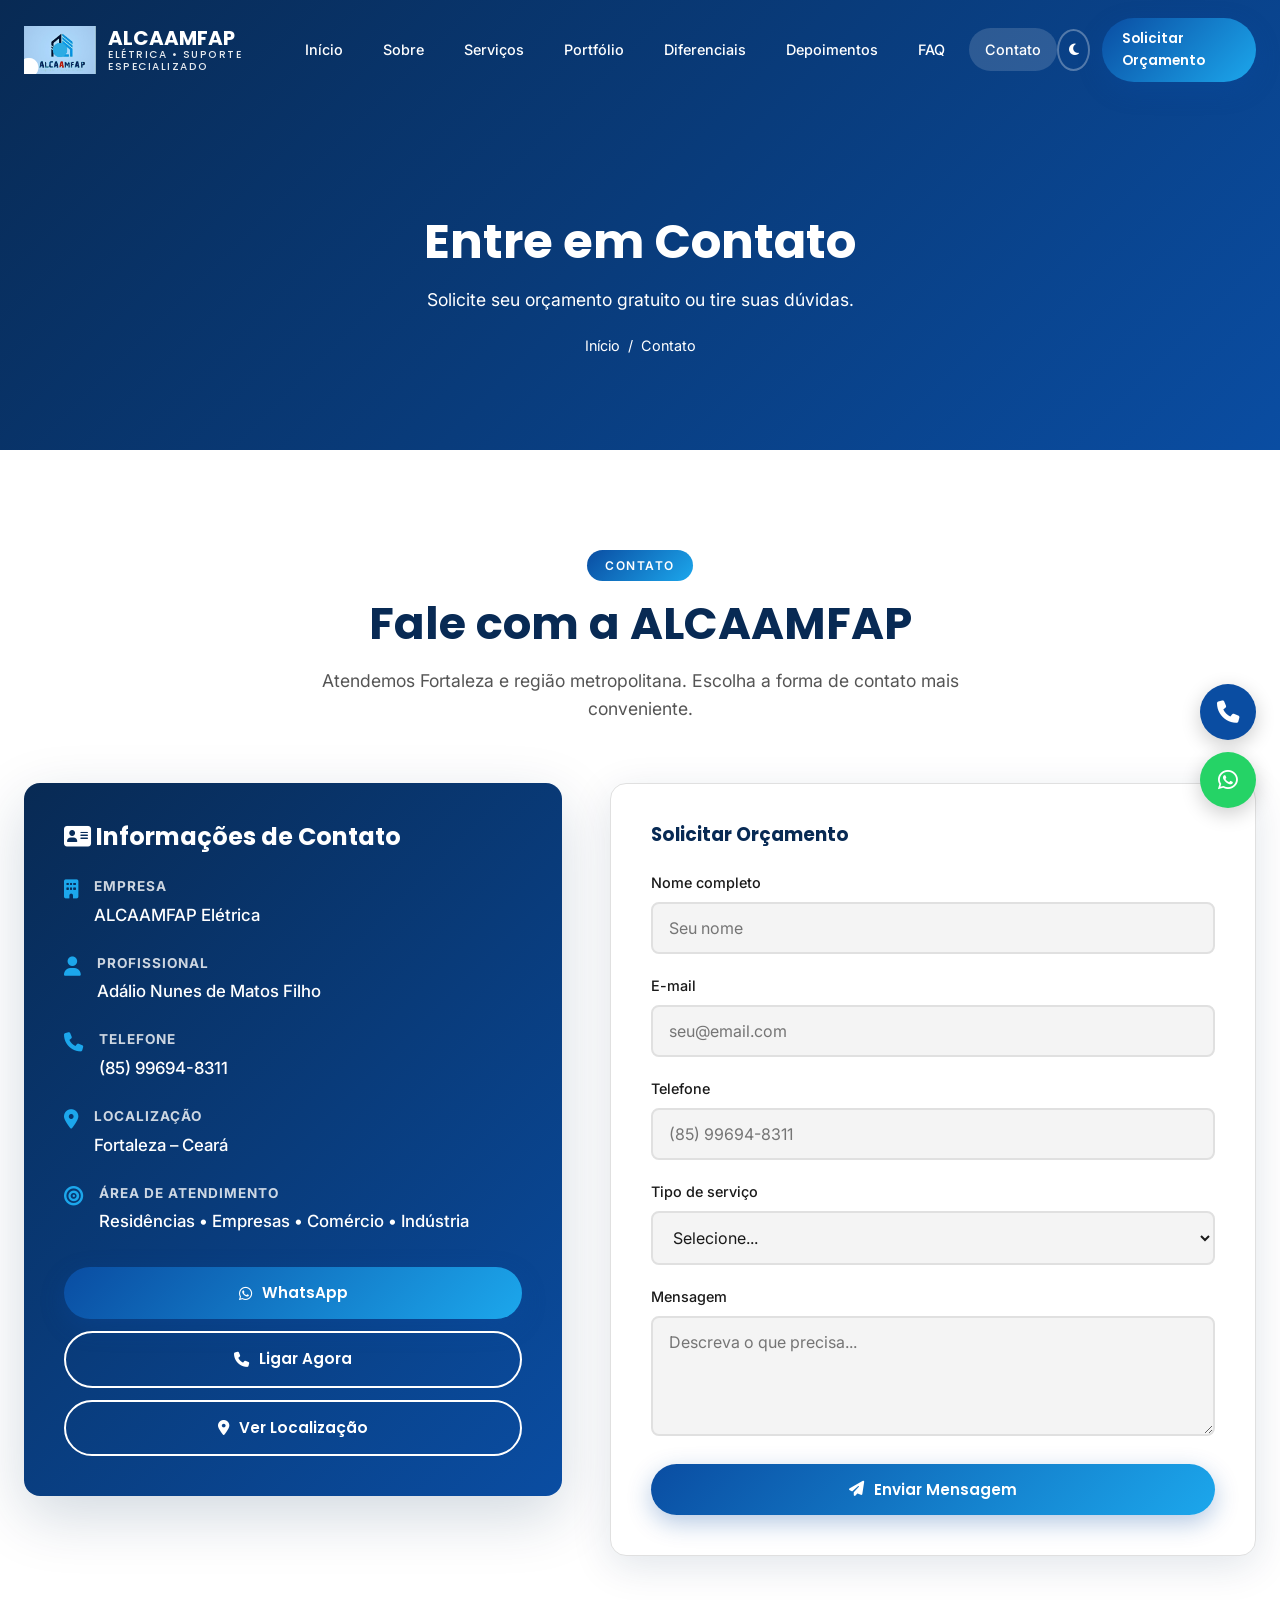
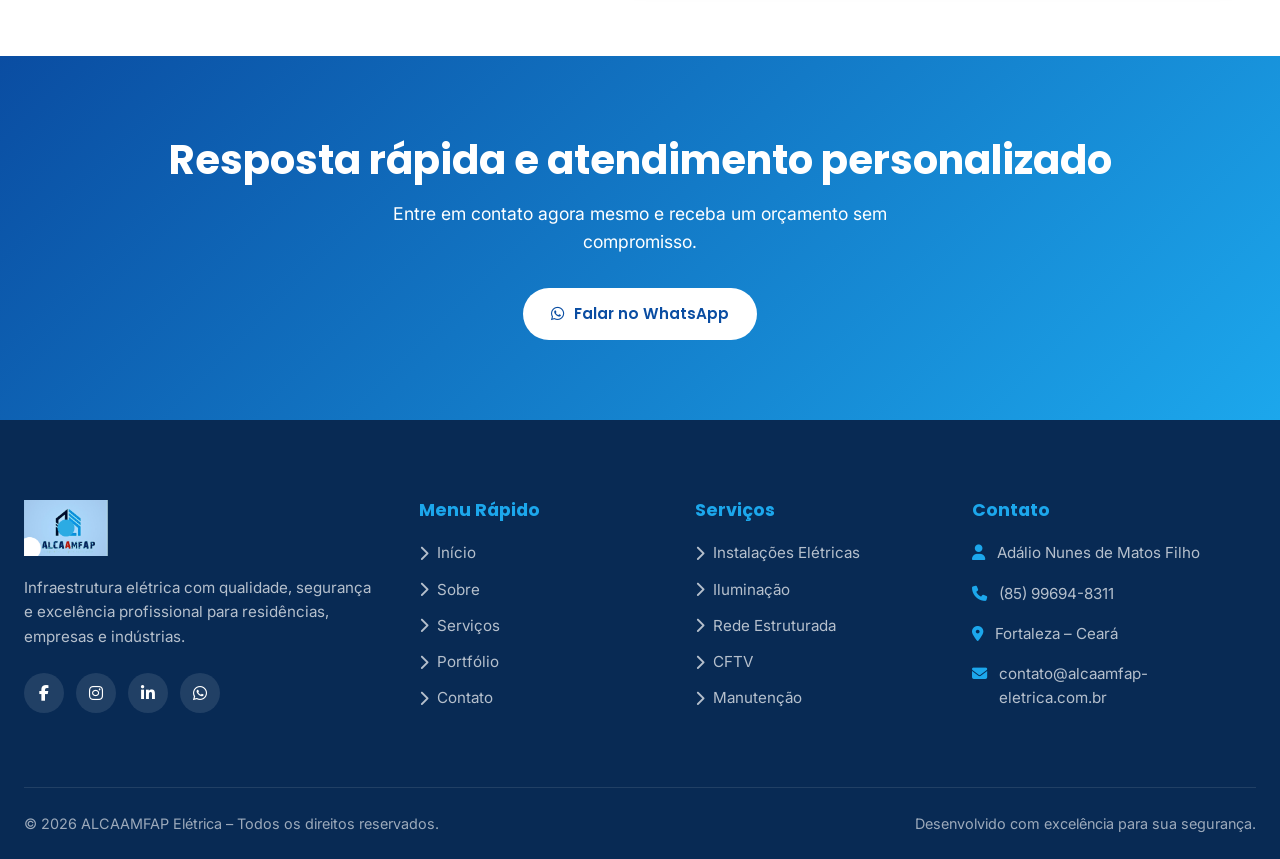
<file: contato.html>
<!DOCTYPE html>
<html lang="pt-BR">
<head>
  <meta charset="UTF-8">
  <meta name="viewport" content="width=device-width, initial-scale=1.0">
  <meta name="description" content="Entre em contato com a ALCAAMFAP Elétrica. Solicite orçamento pelo WhatsApp ou formulário. Fortaleza/CE.">
  <meta name="keywords" content="contato ALCAAMFAP, orçamento elétrico, eletricista Fortaleza, WhatsApp">
  <meta name="author" content="Adálio Nunes de Matos Filho">
  <meta name="robots" content="index, follow">
  <meta name="theme-color" content="#0A4DA2">

  <meta property="og:type" content="website">
  <meta property="og:url" content="https://alcaamfap-eletrica.com.br/contato.html">
  <meta property="og:title" content="Contato | ALCAAMFAP Elétrica">
  <meta property="og:description" content="Solicite orçamento gratuito com a ALCAAMFAP Elétrica.">
  <meta property="og:image" content="https://alcaamfap-eletrica.com.br/images/hero-bg.jpg">
  <meta property="og:locale" content="pt_BR">

  <meta name="twitter:card" content="summary_large_image">
  <meta name="twitter:title" content="Contato | ALCAAMFAP Elétrica">
  <meta name="twitter:description" content="Solicite orçamento gratuito com a ALCAAMFAP Elétrica.">
  <meta name="twitter:image" content="https://alcaamfap-eletrica.com.br/images/hero-bg.jpg">

  <link rel="icon" type="image/svg+xml" href="images/logo.svg">
  <link rel="apple-touch-icon" href="images/logo.svg">

  <title>Contato | ALCAAMFAP Elétrica</title>

  <link rel="preconnect" href="https://fonts.googleapis.com">
  <link rel="preconnect" href="https://fonts.gstatic.com" crossorigin>
  <link href="https://fonts.googleapis.com/css2?family=Inter:wght@300;400;500;600;700&family=Poppins:wght@600;700;800&display=swap" rel="stylesheet">
  <link rel="stylesheet" href="https://cdn.jsdelivr.net/npm/@fortawesome/fontawesome-free@6.4.0/css/all.min.css">
  <link rel="stylesheet" href="css/style.css">
  <link rel="stylesheet" href="css/animations.css">
  <link rel="stylesheet" href="css/responsive.css">
</head>
<body>

  <div id="preloader" class="preloader" role="status" aria-label="Carregando site">
    <img src="images/logo.svg" alt="ALCAAMFAP Elétrica" class="preloader-logo">
    <div class="preloader-bar"><div class="preloader-progress"></div></div>
  </div>

  <div id="scroll-progress" class="scroll-progress" aria-hidden="true"></div>

  <header id="header" class="header">
    <div class="container header-inner">
      <a href="index.html" class="logo" aria-label="ALCAAMFAP Elétrica - Página inicial">
        <img src="images/logo.svg" alt="Logo ALCAAMFAP Elétrica">
        <div class="logo-text">ALCAAMFAP<span>Elétrica • Suporte Especializado</span></div>
      </a>
      <nav id="nav" class="nav" aria-label="Menu principal">
        <a href="index.html" class="nav-link">Início</a>
        <a href="sobre.html" class="nav-link">Sobre</a>
        <a href="servicos.html" class="nav-link">Serviços</a>
        <a href="portfolio.html" class="nav-link">Portfólio</a>
        <a href="index.html#diferenciais" class="nav-link">Diferenciais</a>
        <a href="index.html#depoimentos" class="nav-link">Depoimentos</a>
        <a href="index.html#faq" class="nav-link">FAQ</a>
        <a href="contato.html" class="nav-link active">Contato</a>
      </nav>
      <div class="header-actions">
        <button id="theme-toggle" class="theme-toggle" aria-label="Alternar modo escuro"><i class="fas fa-moon"></i></button>
        <a href="https://wa.me/5585996948311" target="_blank" class="btn btn-primary btn-sm">Solicitar Orçamento</a>
        <button id="btn-menu" class="btn-menu" aria-label="Abrir menu" aria-expanded="false"><span></span><span></span><span></span></button>
      </div>
    </div>
  </header>

  <main>
    <section class="page-hero">
      <div class="container">
        <h1 class="fade-in">Entre em Contato</h1>
        <p class="fade-in stagger-1">Solicite seu orçamento gratuito ou tire suas dúvidas.</p>
        <nav class="breadcrumb fade-in stagger-2" aria-label="Breadcrumb">
          <a href="index.html">Início</a> <span>/</span> <span>Contato</span>
        </nav>
      </div>
    </section>

    <section id="contato" class="section" style="background: var(--white);">
      <div class="container">
        <div class="section-header fade-in">
          <span class="section-tag">Contato</span>
          <h2>Fale com a ALCAAMFAP</h2>
          <p>Atendemos Fortaleza e região metropolitana. Escolha a forma de contato mais conveniente.</p>
        </div>

        <div class="contact-grid">
          <div class="contact-card fade-in">
            <h3><i class="fas fa-address-card"></i> Informações de Contato</h3>

            <div class="contact-info-item">
              <i class="fas fa-building"></i>
              <div>
                <strong>Empresa</strong>
                <span>ALCAAMFAP Elétrica</span>
              </div>
            </div>

            <div class="contact-info-item">
              <i class="fas fa-user"></i>
              <div>
                <strong>Profissional</strong>
                <span>Adálio Nunes de Matos Filho</span>
              </div>
            </div>

            <div class="contact-info-item">
              <i class="fas fa-phone"></i>
              <div>
                <strong>Telefone</strong>
                <span>(85) 99694-8311</span>
              </div>
            </div>

            <div class="contact-info-item">
              <i class="fas fa-map-marker-alt"></i>
              <div>
                <strong>Localização</strong>
                <span>Fortaleza – Ceará</span>
              </div>
            </div>

            <div class="contact-info-item">
              <i class="fas fa-bullseye"></i>
              <div>
                <strong>Área de Atendimento</strong>
                <span>Residências • Empresas • Comércio • Indústria</span>
              </div>
            </div>

            <div class="contact-actions">
              <a href="https://wa.me/5585996948311" target="_blank" class="btn btn-primary"><i class="fab fa-whatsapp"></i> WhatsApp</a>
              <a href="tel:+5585996948311" class="btn btn-outline"><i class="fas fa-phone"></i> Ligar Agora</a>
              <a href="https://maps.google.com/?q=Fortaleza,CE" target="_blank" class="btn btn-outline"><i class="fas fa-map-marker-alt"></i> Ver Localização</a>
            </div>
          </div>

          <div class="contact-form fade-in stagger-2">
            <h3 style="margin-bottom: 24px; color: var(--dark-blue);">Solicitar Orçamento</h3>
            <div class="form-success" role="alert">
              <i class="fas fa-check-circle"></i> Mensagem enviada com sucesso! Entraremos em contato em breve.
            </div>
            <form id="contact-form" novalidate>
              <div class="form-group">
                <label for="nome">Nome completo</label>
                <input type="text" id="nome" name="nome" data-validate required placeholder="Seu nome">
                <span class="form-error">Informe seu nome completo.</span>
              </div>

              <div class="form-group">
                <label for="email">E-mail</label>
                <input type="email" id="email" name="email" data-validate required placeholder="seu@email.com">
                <span class="form-error">Informe um e-mail válido.</span>
              </div>

              <div class="form-group">
                <label for="telefone">Telefone</label>
                <input type="tel" id="telefone" name="telefone" data-validate required placeholder="(85) 99694-8311">
                <span class="form-error">Informe um telefone válido.</span>
              </div>

              <div class="form-group">
                <label for="tipo">Tipo de serviço</label>
                <select id="tipo" name="tipo" data-validate required>
                  <option value="">Selecione...</option>
                  <option value="residencial">Residencial</option>
                  <option value="comercial">Comercial</option>
                  <option value="industrial">Industrial</option>
                  <option value="iluminacao">Iluminação</option>
                  <option value="rede">Rede Estruturada</option>
                  <option value="cftv">CFTV / Câmeras</option>
                  <option value="outro">Outro</option>
                </select>
                <span class="form-error">Selecione um tipo de serviço.</span>
              </div>

              <div class="form-group">
                <label for="mensagem">Mensagem</label>
                <textarea id="mensagem" name="mensagem" data-validate required placeholder="Descreva o que precisa..."></textarea>
                <span class="form-error">Descreva sua necessidade.</span>
              </div>

              <button type="submit" class="btn btn-primary btn-shine" style="width: 100%;">
                <i class="fas fa-paper-plane"></i> Enviar Mensagem
              </button>
            </form>
          </div>
        </div>
      </div>
    </section>

    <section class="cta-section">
      <div class="container">
        <h2 class="fade-in">Resposta rápida e atendimento personalizado</h2>
        <p class="fade-in stagger-1">Entre em contato agora mesmo e receba um orçamento sem compromisso.</p>
        <a href="https://wa.me/5585996948311" target="_blank" class="btn fade-in stagger-2"><i class="fab fa-whatsapp"></i> Falar no WhatsApp</a>
      </div>
    </section>
  </main>

  <footer class="footer">
    <div class="container">
      <div class="footer-grid">
        <div class="footer-brand">
          <img src="images/logo.svg" alt="ALCAAMFAP Elétrica">
          <p>Infraestrutura elétrica com qualidade, segurança e excelência profissional para residências, empresas e indústrias.</p>
          <div class="social-links">
            <a href="#" aria-label="Facebook" target="_blank"><i class="fab fa-facebook-f"></i></a>
            <a href="#" aria-label="Instagram" target="_blank"><i class="fab fa-instagram"></i></a>
            <a href="#" aria-label="LinkedIn" target="_blank"><i class="fab fa-linkedin-in"></i></a>
            <a href="https://wa.me/5585996948311" aria-label="WhatsApp" target="_blank"><i class="fab fa-whatsapp"></i></a>
          </div>
        </div>
        <div>
          <h4 class="footer-title">Menu Rápido</h4>
          <ul class="footer-links">
            <li><a href="index.html"><i class="fas fa-chevron-right"></i> Início</a></li>
            <li><a href="sobre.html"><i class="fas fa-chevron-right"></i> Sobre</a></li>
            <li><a href="servicos.html"><i class="fas fa-chevron-right"></i> Serviços</a></li>
            <li><a href="portfolio.html"><i class="fas fa-chevron-right"></i> Portfólio</a></li>
            <li><a href="contato.html"><i class="fas fa-chevron-right"></i> Contato</a></li>
          </ul>
        </div>
        <div>
          <h4 class="footer-title">Serviços</h4>
          <ul class="footer-links">
            <li><a href="servicos.html"><i class="fas fa-chevron-right"></i> Instalações Elétricas</a></li>
            <li><a href="servicos.html"><i class="fas fa-chevron-right"></i> Iluminação</a></li>
            <li><a href="servicos.html"><i class="fas fa-chevron-right"></i> Rede Estruturada</a></li>
            <li><a href="servicos.html"><i class="fas fa-chevron-right"></i> CFTV</a></li>
            <li><a href="servicos.html"><i class="fas fa-chevron-right"></i> Manutenção</a></li>
          </ul>
        </div>
        <div>
          <h4 class="footer-title">Contato</h4>
          <ul class="footer-contact">
            <li><i class="fas fa-user"></i> Adálio Nunes de Matos Filho</li>
            <li><i class="fas fa-phone"></i> (85) 99694-8311</li>
            <li><i class="fas fa-map-marker-alt"></i> Fortaleza – Ceará</li>
            <li><i class="fas fa-envelope"></i> contato@alcaamfap-eletrica.com.br</li>
          </ul>
        </div>
      </div>
      <div class="footer-bottom">
        <p>© <span id="current-year">2026</span> ALCAAMFAP Elétrica – Todos os direitos reservados.</p>
        <p>Desenvolvido com excelência para sua segurança.</p>
      </div>
    </div>
  </footer>

  <div class="floating-buttons">
    <a href="tel:+5585996948311" class="floating-btn phone" aria-label="Ligar agora"><i class="fas fa-phone"></i><span>Ligar Agora</span></a>
    <a href="https://wa.me/5585996948311" target="_blank" class="floating-btn whatsapp" aria-label="Falar no WhatsApp"><i class="fab fa-whatsapp"></i><span>WhatsApp</span></a>
    <button type="button" id="back-to-top" class="floating-btn top" aria-label="Voltar ao topo"><i class="fas fa-arrow-up"></i></button>
  </div>

  <script src="js/darkmode.js"></script>
  <script src="js/counter.js"></script>
  <script src="js/portfolio.js"></script>
  <script src="js/app.js"></script>
</body>
</html>
</file>
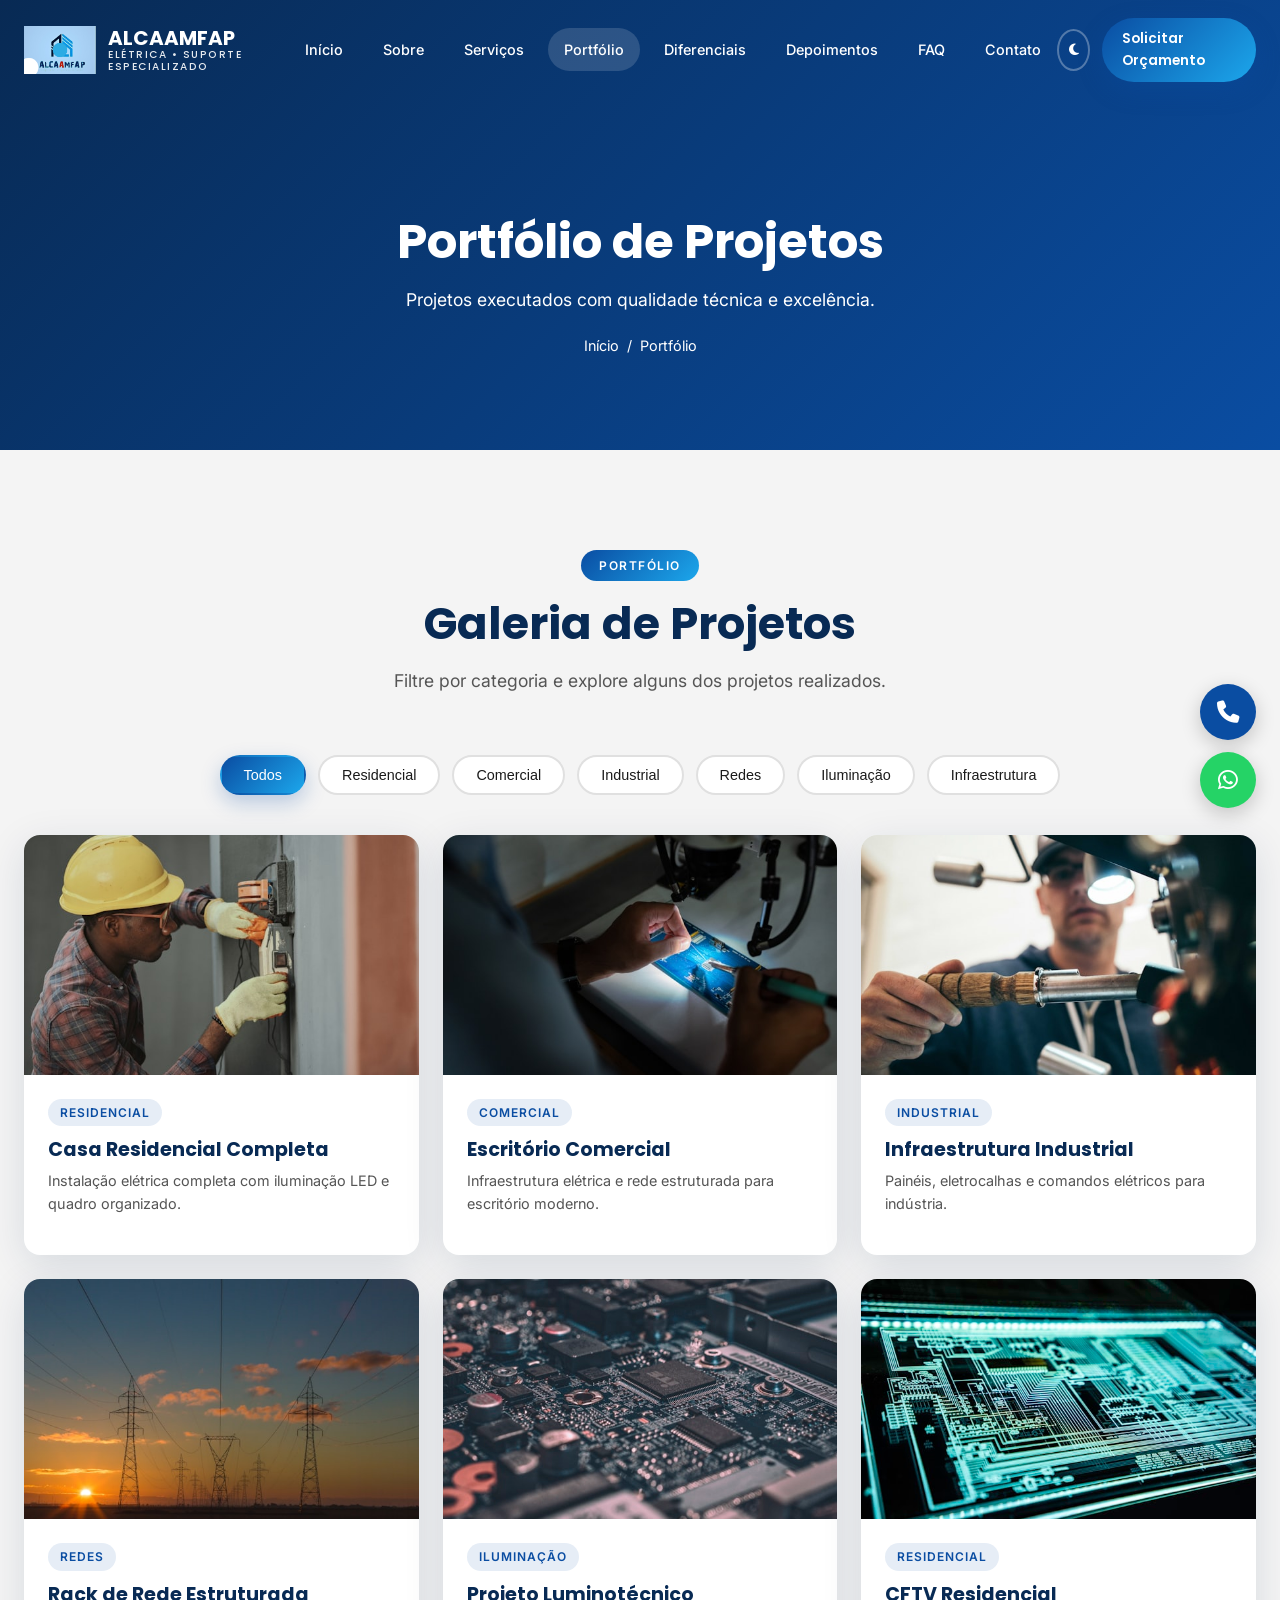
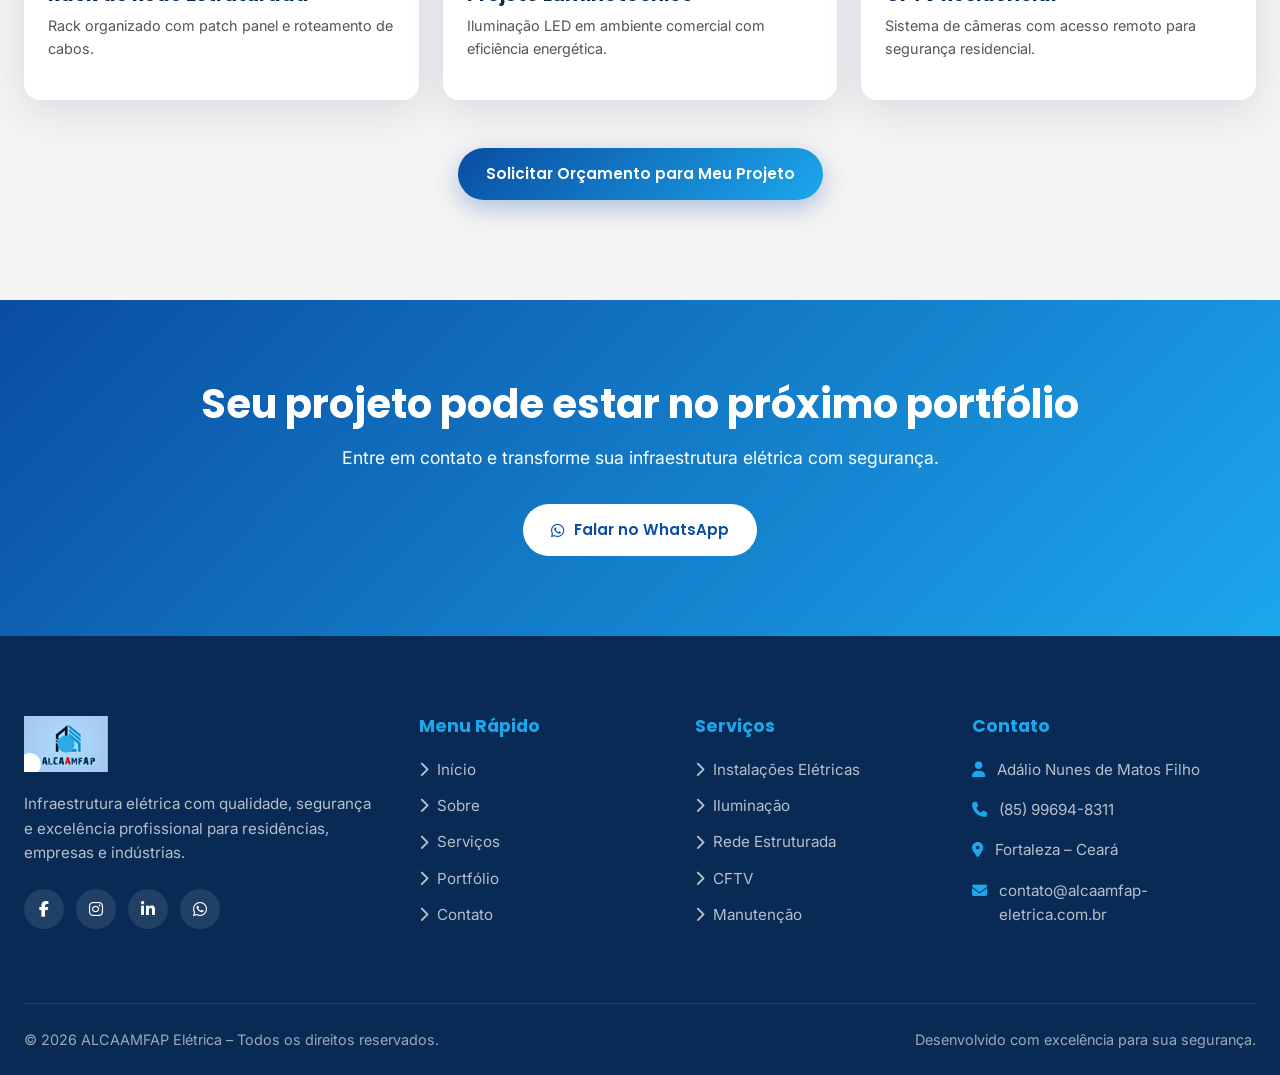
<file: portfolio.html>
<!DOCTYPE html>
<html lang="pt-BR">
<head>
  <meta charset="UTF-8">
  <meta name="viewport" content="width=device-width, initial-scale=1.0">
  <meta name="description" content="Portfólio de projetos elétricos da ALCAAMFAP: instalações residenciais, comerciais, industriais, iluminação e redes estruturadas.">
  <meta name="keywords" content="portfólio elétrico, projetos elétricos, instalações elétricas Fortaleza, CFTV, iluminação">
  <meta name="author" content="Adálio Nunes de Matos Filho">
  <meta name="robots" content="index, follow">
  <meta name="theme-color" content="#0A4DA2">

  <meta property="og:type" content="website">
  <meta property="og:url" content="https://alcaamfap-eletrica.com.br/portfolio.html">
  <meta property="og:title" content="Portfólio | ALCAAMFAP Elétrica">
  <meta property="og:description" content="Veja os projetos de infraestrutura elétrica realizados pela ALCAAMFAP.">
  <meta property="og:image" content="https://alcaamfap-eletrica.com.br/images/projects/project-1.jpg">
  <meta property="og:locale" content="pt_BR">

  <meta name="twitter:card" content="summary_large_image">
  <meta name="twitter:title" content="Portfólio | ALCAAMFAP Elétrica">
  <meta name="twitter:description" content="Veja os projetos de infraestrutura elétrica realizados pela ALCAAMFAP.">
  <meta name="twitter:image" content="https://alcaamfap-eletrica.com.br/images/projects/project-1.jpg">

  <link rel="icon" type="image/svg+xml" href="images/logo.svg">
  <link rel="apple-touch-icon" href="images/logo.svg">

  <title>Portfólio | ALCAAMFAP Elétrica</title>

  <link rel="preconnect" href="https://fonts.googleapis.com">
  <link rel="preconnect" href="https://fonts.gstatic.com" crossorigin>
  <link href="https://fonts.googleapis.com/css2?family=Inter:wght@300;400;500;600;700&family=Poppins:wght@600;700;800&display=swap" rel="stylesheet">
  <link rel="stylesheet" href="https://cdn.jsdelivr.net/npm/@fortawesome/fontawesome-free@6.4.0/css/all.min.css">
  <link rel="stylesheet" href="css/style.css">
  <link rel="stylesheet" href="css/animations.css">
  <link rel="stylesheet" href="css/responsive.css">
</head>
<body>

  <div id="preloader" class="preloader" role="status" aria-label="Carregando site">
    <img src="images/logo.svg" alt="ALCAAMFAP Elétrica" class="preloader-logo">
    <div class="preloader-bar"><div class="preloader-progress"></div></div>
  </div>

  <div id="scroll-progress" class="scroll-progress" aria-hidden="true"></div>

  <header id="header" class="header">
    <div class="container header-inner">
      <a href="index.html" class="logo" aria-label="ALCAAMFAP Elétrica - Página inicial">
        <img src="images/logo.svg" alt="Logo ALCAAMFAP Elétrica">
        <div class="logo-text">ALCAAMFAP<span>Elétrica • Suporte Especializado</span></div>
      </a>
      <nav id="nav" class="nav" aria-label="Menu principal">
        <a href="index.html" class="nav-link">Início</a>
        <a href="sobre.html" class="nav-link">Sobre</a>
        <a href="servicos.html" class="nav-link">Serviços</a>
        <a href="portfolio.html" class="nav-link active">Portfólio</a>
        <a href="index.html#diferenciais" class="nav-link">Diferenciais</a>
        <a href="index.html#depoimentos" class="nav-link">Depoimentos</a>
        <a href="index.html#faq" class="nav-link">FAQ</a>
        <a href="contato.html" class="nav-link">Contato</a>
      </nav>
      <div class="header-actions">
        <button id="theme-toggle" class="theme-toggle" aria-label="Alternar modo escuro"><i class="fas fa-moon"></i></button>
        <a href="https://wa.me/5585996948311" target="_blank" class="btn btn-primary btn-sm">Solicitar Orçamento</a>
        <button id="btn-menu" class="btn-menu" aria-label="Abrir menu" aria-expanded="false"><span></span><span></span><span></span></button>
      </div>
    </div>
  </header>

  <main>
    <section class="page-hero">
      <div class="container">
        <h1 class="fade-in">Portfólio de Projetos</h1>
        <p class="fade-in stagger-1">Projetos executados com qualidade técnica e excelência.</p>
        <nav class="breadcrumb fade-in stagger-2" aria-label="Breadcrumb">
          <a href="index.html">Início</a> <span>/</span> <span>Portfólio</span>
        </nav>
      </div>
    </section>

    <section id="portfolio" class="section">
      <div class="container">
        <div class="section-header fade-in">
          <span class="section-tag">Portfólio</span>
          <h2>Galeria de Projetos</h2>
          <p>Filtre por categoria e explore alguns dos projetos realizados.</p>
        </div>

        <div class="portfolio-filter fade-in">
          <button class="filter-btn active" data-filter="all">Todos</button>
          <button class="filter-btn" data-filter="residencial">Residencial</button>
          <button class="filter-btn" data-filter="comercial">Comercial</button>
          <button class="filter-btn" data-filter="industrial">Industrial</button>
          <button class="filter-btn" data-filter="redes">Redes</button>
          <button class="filter-btn" data-filter="iluminacao">Iluminação</button>
          <button class="filter-btn" data-filter="infraestrutura">Infraestrutura</button>
        </div>

        <div class="portfolio-grid">
          <article class="portfolio-item fade-in" data-category="residencial">
            <div class="portfolio-image">
              <img src="images/projects/project-1.jpg" alt="Casa residencial com instalação elétrica moderna" loading="lazy">
              <div class="portfolio-overlay">
                <a href="#" class="btn btn-primary btn-sm portfolio-link" data-title="Casa Residencial Completa" data-desc="Instalação elétrica completa em residência de alto padrão, com iluminação LED e quadro organizado.">Ver Projeto</a>
              </div>
            </div>
            <div class="portfolio-info">
              <span class="portfolio-category">Residencial</span>
              <h3>Casa Residencial Completa</h3>
              <p>Instalação elétrica completa com iluminação LED e quadro organizado.</p>
            </div>
          </article>

          <article class="portfolio-item fade-in stagger-1" data-category="comercial">
            <div class="portfolio-image">
              <img src="images/projects/project-2.jpg" alt="Escritório comercial com infraestrutura" loading="lazy">
              <div class="portfolio-overlay">
                <a href="#" class="btn btn-primary btn-sm portfolio-link" data-title="Escritório Comercial" data-desc="Infraestrutura elétrica e rede estruturada para escritório comercial com 20 pontos de trabalho.">Ver Projeto</a>
              </div>
            </div>
            <div class="portfolio-info">
              <span class="portfolio-category">Comercial</span>
              <h3>Escritório Comercial</h3>
              <p>Infraestrutura elétrica e rede estruturada para escritório moderno.</p>
            </div>
          </article>

          <article class="portfolio-item fade-in stagger-2" data-category="industrial">
            <div class="portfolio-image">
              <img src="images/projects/project-3.jpg" alt="Indústria com painéis elétricos" loading="lazy">
              <div class="portfolio-overlay">
                <a href="#" class="btn btn-primary btn-sm portfolio-link" data-title="Infraestrutura Industrial" data-desc="Montagem de painéis e eletrocalhas para indústria com demanda de alta potência.">Ver Projeto</a>
              </div>
            </div>
            <div class="portfolio-info">
              <span class="portfolio-category">Industrial</span>
              <h3>Infraestrutura Industrial</h3>
              <p>Painéis, eletrocalhas e comandos elétricos para indústria.</p>
            </div>
          </article>

          <article class="portfolio-item fade-in stagger-3" data-category="redes infraestrutura">
            <div class="portfolio-image">
              <img src="images/projects/project-4.jpg" alt="Rack de rede organizado" loading="lazy">
              <div class="portfolio-overlay">
                <a href="#" class="btn btn-primary btn-sm portfolio-link" data-title="Rack de Rede Estruturada" data-desc="Organização completa de rack com patch panel, switch e roteamento de cabos.">Ver Projeto</a>
              </div>
            </div>
            <div class="portfolio-info">
              <span class="portfolio-category">Redes</span>
              <h3>Rack de Rede Estruturada</h3>
              <p>Rack organizado com patch panel e roteamento de cabos.</p>
            </div>
          </article>

          <article class="portfolio-item fade-in stagger-4" data-category="iluminacao">
            <div class="portfolio-image">
              <img src="images/projects/project-5.jpg" alt="Projeto luminotécnico moderno" loading="lazy">
              <div class="portfolio-overlay">
                <a href="#" class="btn btn-primary btn-sm portfolio-link" data-title="Projeto Luminotécnico" data-desc="Projeto de iluminação com LED em ambiente comercial, reduzindo consumo em 40%.">Ver Projeto</a>
              </div>
            </div>
            <div class="portfolio-info">
              <span class="portfolio-category">Iluminação</span>
              <h3>Projeto Luminotécnico</h3>
              <p>Iluminação LED em ambiente comercial com eficiência energética.</p>
            </div>
          </article>

          <article class="portfolio-item fade-in stagger-5" data-category="residencial infraestrutura">
            <div class="portfolio-image">
              <img src="images/projects/project-6.jpg" alt="Câmeras de segurança residencial" loading="lazy">
              <div class="portfolio-overlay">
                <a href="#" class="btn btn-primary btn-sm portfolio-link" data-title="CFTV Residencial" data-desc="Instalação de câmeras de segurança com acesso remoto para residência.">Ver Projeto</a>
              </div>
            </div>
            <div class="portfolio-info">
              <span class="portfolio-category">Residencial</span>
              <h3>CFTV Residencial</h3>
              <p>Sistema de câmeras com acesso remoto para segurança residencial.</p>
            </div>
          </article>
        </div>

        <div class="text-center" style="text-align: center; margin-top: 48px;">
          <a href="contato.html" class="btn btn-primary">Solicitar Orçamento para Meu Projeto</a>
        </div>
      </div>
    </section>

    <section class="cta-section">
      <div class="container">
        <h2 class="fade-in">Seu projeto pode estar no próximo portfólio</h2>
        <p class="fade-in stagger-1">Entre em contato e transforme sua infraestrutura elétrica com segurança.</p>
        <a href="https://wa.me/5585996948311" target="_blank" class="btn fade-in stagger-2"><i class="fab fa-whatsapp"></i> Falar no WhatsApp</a>
      </div>
    </section>
  </main>

  <footer class="footer">
    <div class="container">
      <div class="footer-grid">
        <div class="footer-brand">
          <img src="images/logo.svg" alt="ALCAAMFAP Elétrica">
          <p>Infraestrutura elétrica com qualidade, segurança e excelência profissional para residências, empresas e indústrias.</p>
          <div class="social-links">
            <a href="#" aria-label="Facebook" target="_blank"><i class="fab fa-facebook-f"></i></a>
            <a href="#" aria-label="Instagram" target="_blank"><i class="fab fa-instagram"></i></a>
            <a href="#" aria-label="LinkedIn" target="_blank"><i class="fab fa-linkedin-in"></i></a>
            <a href="https://wa.me/5585996948311" aria-label="WhatsApp" target="_blank"><i class="fab fa-whatsapp"></i></a>
          </div>
        </div>
        <div>
          <h4 class="footer-title">Menu Rápido</h4>
          <ul class="footer-links">
            <li><a href="index.html"><i class="fas fa-chevron-right"></i> Início</a></li>
            <li><a href="sobre.html"><i class="fas fa-chevron-right"></i> Sobre</a></li>
            <li><a href="servicos.html"><i class="fas fa-chevron-right"></i> Serviços</a></li>
            <li><a href="portfolio.html"><i class="fas fa-chevron-right"></i> Portfólio</a></li>
            <li><a href="contato.html"><i class="fas fa-chevron-right"></i> Contato</a></li>
          </ul>
        </div>
        <div>
          <h4 class="footer-title">Serviços</h4>
          <ul class="footer-links">
            <li><a href="servicos.html"><i class="fas fa-chevron-right"></i> Instalações Elétricas</a></li>
            <li><a href="servicos.html"><i class="fas fa-chevron-right"></i> Iluminação</a></li>
            <li><a href="servicos.html"><i class="fas fa-chevron-right"></i> Rede Estruturada</a></li>
            <li><a href="servicos.html"><i class="fas fa-chevron-right"></i> CFTV</a></li>
            <li><a href="servicos.html"><i class="fas fa-chevron-right"></i> Manutenção</a></li>
          </ul>
        </div>
        <div>
          <h4 class="footer-title">Contato</h4>
          <ul class="footer-contact">
            <li><i class="fas fa-user"></i> Adálio Nunes de Matos Filho</li>
            <li><i class="fas fa-phone"></i> (85) 99694-8311</li>
            <li><i class="fas fa-map-marker-alt"></i> Fortaleza – Ceará</li>
            <li><i class="fas fa-envelope"></i> contato@alcaamfap-eletrica.com.br</li>
          </ul>
        </div>
      </div>
      <div class="footer-bottom">
        <p>© <span id="current-year">2026</span> ALCAAMFAP Elétrica – Todos os direitos reservados.</p>
        <p>Desenvolvido com excelência para sua segurança.</p>
      </div>
    </div>
  </footer>

  <div class="floating-buttons">
    <a href="tel:+5585996948311" class="floating-btn phone" aria-label="Ligar agora"><i class="fas fa-phone"></i><span>Ligar Agora</span></a>
    <a href="https://wa.me/5585996948311" target="_blank" class="floating-btn whatsapp" aria-label="Falar no WhatsApp"><i class="fab fa-whatsapp"></i><span>WhatsApp</span></a>
    <button type="button" id="back-to-top" class="floating-btn top" aria-label="Voltar ao topo"><i class="fas fa-arrow-up"></i></button>
  </div>

  <script src="js/darkmode.js"></script>
  <script src="js/counter.js"></script>
  <script src="js/portfolio.js"></script>
  <script src="js/app.js"></script>
</body>
</html>
</file>
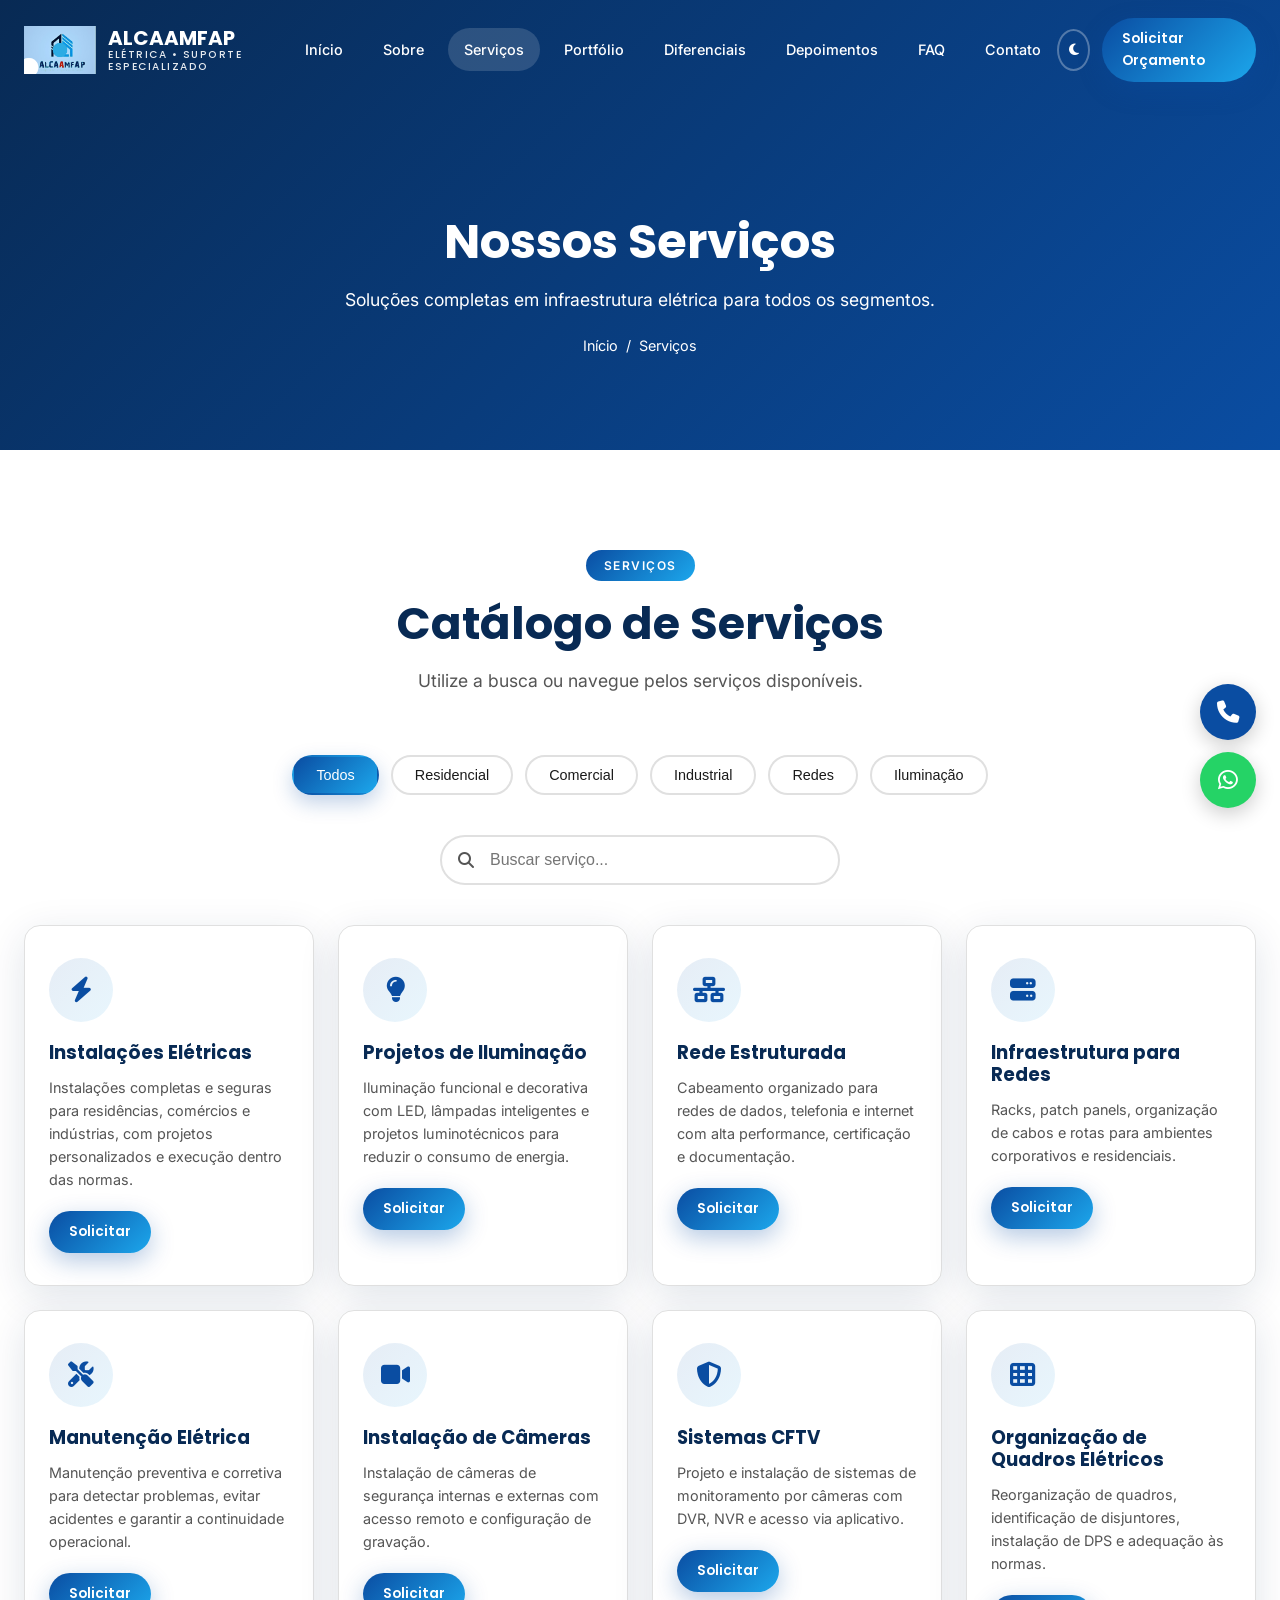
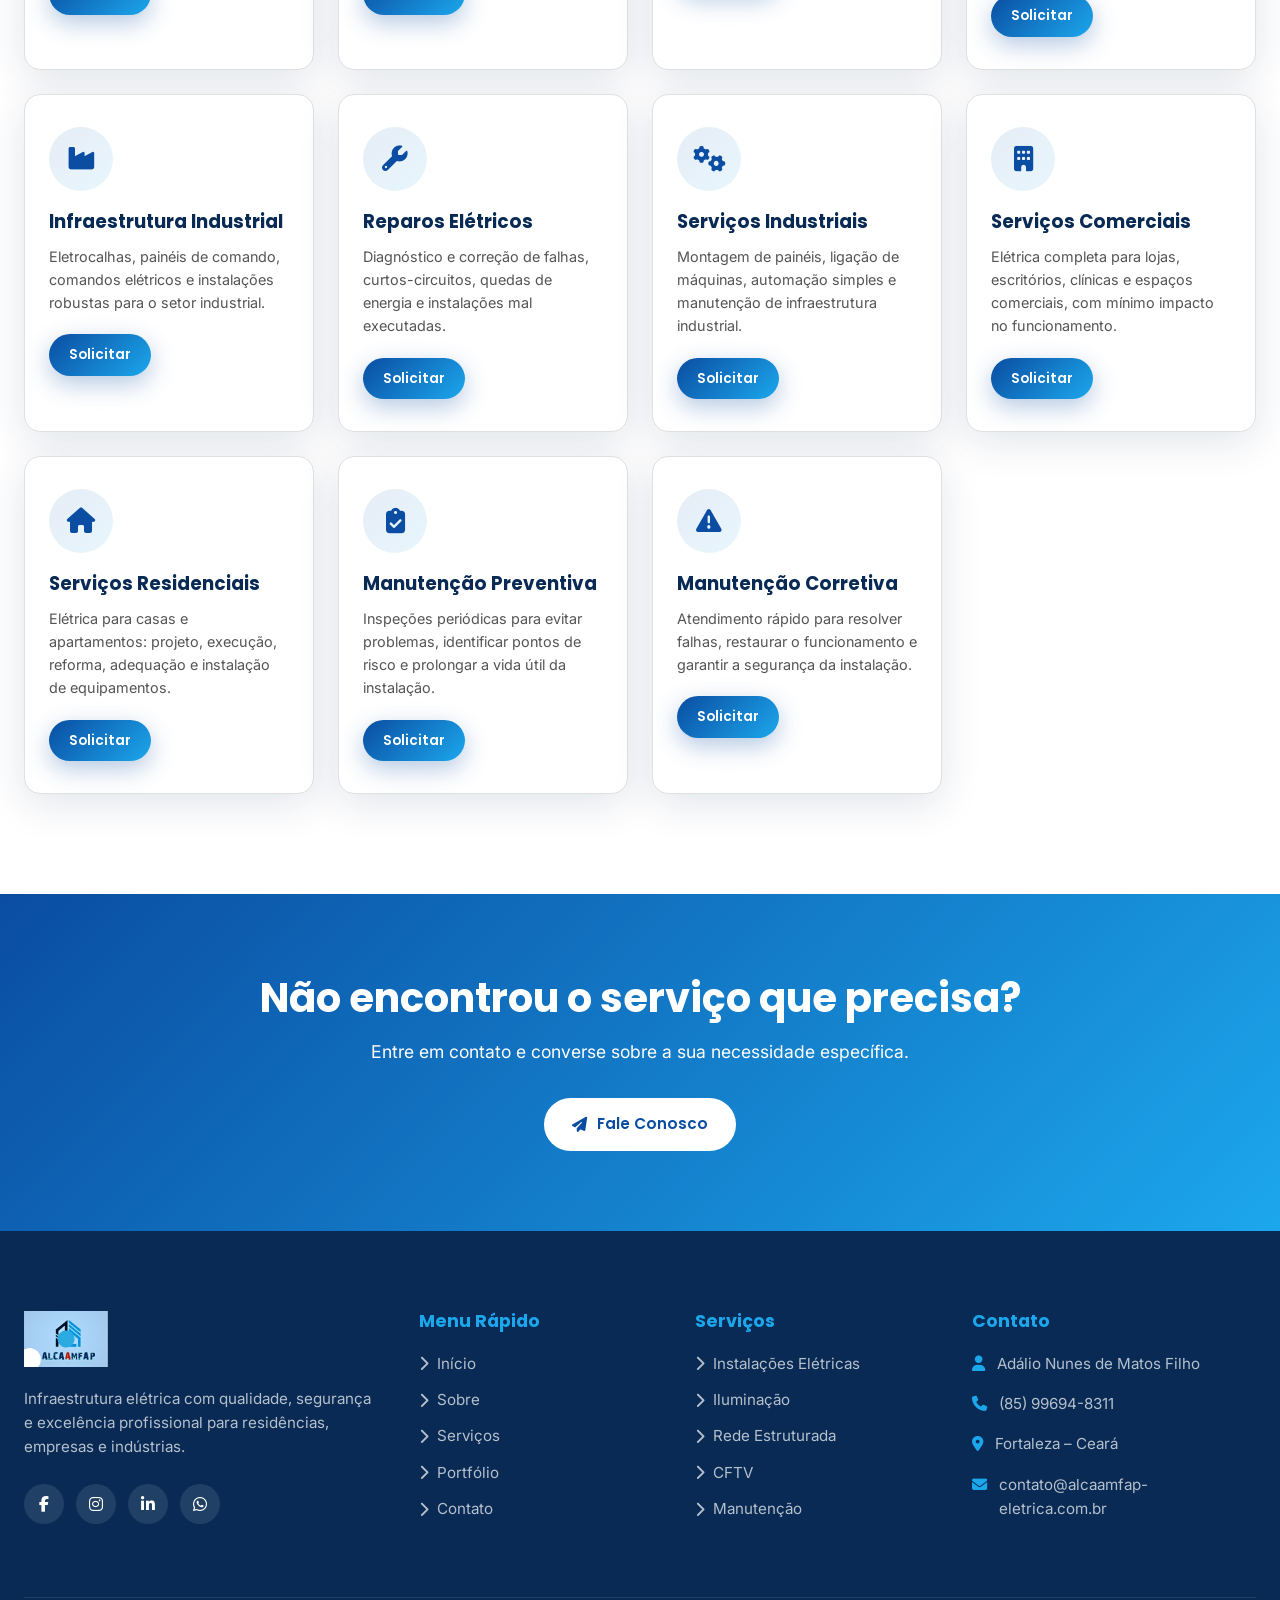
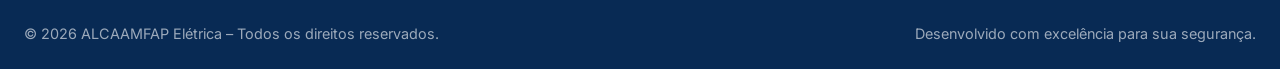
<file: servicos.html>
<!DOCTYPE html>
<html lang="pt-BR">
<head>
  <meta charset="UTF-8">
  <meta name="viewport" content="width=device-width, initial-scale=1.0">
  <meta name="description" content="Serviços elétricos da ALCAAMFAP: instalações, iluminação, rede estruturada, CFTV, manutenção e infraestrutura industrial em Fortaleza/CE.">
  <meta name="keywords" content="serviços elétricos, instalações elétricas, iluminação, rede estruturada, CFTV, manutenção elétrica">
  <meta name="author" content="Adálio Nunes de Matos Filho">
  <meta name="robots" content="index, follow">
  <meta name="theme-color" content="#0A4DA2">

  <meta property="og:type" content="website">
  <meta property="og:url" content="https://alcaamfap-eletrica.com.br/servicos.html">
  <meta property="og:title" content="Serviços | ALCAAMFAP Elétrica">
  <meta property="og:description" content="Conheça todos os serviços elétricos oferecidos pela ALCAAMFAP.">
  <meta property="og:image" content="https://alcaamfap-eletrica.com.br/images/hero-bg.jpg">
  <meta property="og:locale" content="pt_BR">

  <meta name="twitter:card" content="summary_large_image">
  <meta name="twitter:title" content="Serviços | ALCAAMFAP Elétrica">
  <meta name="twitter:description" content="Conheça todos os serviços elétricos oferecidos pela ALCAAMFAP.">
  <meta name="twitter:image" content="https://alcaamfap-eletrica.com.br/images/hero-bg.jpg">

  <link rel="icon" type="image/svg+xml" href="images/logo.svg">
  <link rel="apple-touch-icon" href="images/logo.svg">

  <title>Serviços | ALCAAMFAP Elétrica</title>

  <link rel="preconnect" href="https://fonts.googleapis.com">
  <link rel="preconnect" href="https://fonts.gstatic.com" crossorigin>
  <link href="https://fonts.googleapis.com/css2?family=Inter:wght@300;400;500;600;700&family=Poppins:wght@600;700;800&display=swap" rel="stylesheet">
  <link rel="stylesheet" href="https://cdn.jsdelivr.net/npm/@fortawesome/fontawesome-free@6.4.0/css/all.min.css">
  <link rel="stylesheet" href="css/style.css">
  <link rel="stylesheet" href="css/animations.css">
  <link rel="stylesheet" href="css/responsive.css">

  <script type="application/ld+json">
  {
    "@context": "https://schema.org",
    "@type": "Service",
    "serviceType": "Instalações e Infraestrutura Elétrica",
    "provider": {
      "@type": "LocalBusiness",
      "name": "ALCAAMFAP Elétrica"
    },
    "areaServed": "Fortaleza e Região Metropolitana, Ceará",
    "hasOfferCatalog": {
      "@type": "OfferCatalog",
      "name": "Serviços Elétricos",
      "itemListElement": [
        {"@type": "Offer", "itemOffered": {"@type": "Service", "name": "Instalações Elétricas"}},
        {"@type": "Offer", "itemOffered": {"@type": "Service", "name": "Projetos de Iluminação"}},
        {"@type": "Offer", "itemOffered": {"@type": "Service", "name": "Rede Estruturada"}},
        {"@type": "Offer", "itemOffered": {"@type": "Service", "name": "CFTV"}}
      ]
    }
  }
  </script>
</head>
<body>

  <div id="preloader" class="preloader" role="status" aria-label="Carregando site">
    <img src="images/logo.svg" alt="ALCAAMFAP Elétrica" class="preloader-logo">
    <div class="preloader-bar"><div class="preloader-progress"></div></div>
  </div>

  <div id="scroll-progress" class="scroll-progress" aria-hidden="true"></div>

  <header id="header" class="header">
    <div class="container header-inner">
      <a href="index.html" class="logo" aria-label="ALCAAMFAP Elétrica - Página inicial">
        <img src="images/logo.svg" alt="Logo ALCAAMFAP Elétrica">
        <div class="logo-text">ALCAAMFAP<span>Elétrica • Suporte Especializado</span></div>
      </a>
      <nav id="nav" class="nav" aria-label="Menu principal">
        <a href="index.html" class="nav-link">Início</a>
        <a href="sobre.html" class="nav-link">Sobre</a>
        <a href="servicos.html" class="nav-link active">Serviços</a>
        <a href="portfolio.html" class="nav-link">Portfólio</a>
        <a href="index.html#diferenciais" class="nav-link">Diferenciais</a>
        <a href="index.html#depoimentos" class="nav-link">Depoimentos</a>
        <a href="index.html#faq" class="nav-link">FAQ</a>
        <a href="contato.html" class="nav-link">Contato</a>
      </nav>
      <div class="header-actions">
        <button id="theme-toggle" class="theme-toggle" aria-label="Alternar modo escuro"><i class="fas fa-moon"></i></button>
        <a href="https://wa.me/5585996948311" target="_blank" class="btn btn-primary btn-sm">Solicitar Orçamento</a>
        <button id="btn-menu" class="btn-menu" aria-label="Abrir menu" aria-expanded="false"><span></span><span></span><span></span></button>
      </div>
    </div>
  </header>

  <main>
    <section class="page-hero">
      <div class="container">
        <h1 class="fade-in">Nossos Serviços</h1>
        <p class="fade-in stagger-1">Soluções completas em infraestrutura elétrica para todos os segmentos.</p>
        <nav class="breadcrumb fade-in stagger-2" aria-label="Breadcrumb">
          <a href="index.html">Início</a> <span>/</span> <span>Serviços</span>
        </nav>
      </div>
    </section>

    <section id="servicos" class="section" style="background: var(--white);">
      <div class="container">
        <div class="section-header fade-in">
          <span class="section-tag">Serviços</span>
          <h2>Catálogo de Serviços</h2>
          <p>Utilize a busca ou navegue pelos serviços disponíveis.</p>
        </div>

        <div class="services-filter fade-in">
          <button class="filter-btn active" data-filter="all">Todos</button>
          <button class="filter-btn" data-filter="residencial">Residencial</button>
          <button class="filter-btn" data-filter="comercial">Comercial</button>
          <button class="filter-btn" data-filter="industrial">Industrial</button>
          <button class="filter-btn" data-filter="redes">Redes</button>
          <button class="filter-btn" data-filter="iluminacao">Iluminação</button>
        </div>

        <div class="search-box fade-in">
          <i class="fas fa-search"></i>
          <input type="text" id="service-search" placeholder="Buscar serviço..." aria-label="Buscar serviço">
        </div>

        <div class="services-grid">
          <article class="service-card fade-in" data-category="residencial comercial">
            <div class="service-icon"><i class="fas fa-bolt"></i></div>
            <h3>Instalações Elétricas</h3>
            <p>Instalações completas e seguras para residências, comércios e indústrias, com projetos personalizados e execução dentro das normas.</p>
            <a href="contato.html" class="btn btn-primary btn-sm">Solicitar</a>
          </article>

          <article class="service-card fade-in stagger-1" data-category="iluminacao">
            <div class="service-icon"><i class="fas fa-lightbulb"></i></div>
            <h3>Projetos de Iluminação</h3>
            <p>Iluminação funcional e decorativa com LED, lâmpadas inteligentes e projetos luminotécnicos para reduzir o consumo de energia.</p>
            <a href="contato.html" class="btn btn-primary btn-sm">Solicitar</a>
          </article>

          <article class="service-card fade-in stagger-2" data-category="redes">
            <div class="service-icon"><i class="fas fa-network-wired"></i></div>
            <h3>Rede Estruturada</h3>
            <p>Cabeamento organizado para redes de dados, telefonia e internet com alta performance, certificação e documentação.</p>
            <a href="contato.html" class="btn btn-primary btn-sm">Solicitar</a>
          </article>

          <article class="service-card fade-in stagger-3" data-category="redes comercial">
            <div class="service-icon"><i class="fas fa-server"></i></div>
            <h3>Infraestrutura para Redes</h3>
            <p>Racks, patch panels, organização de cabos e rotas para ambientes corporativos e residenciais.</p>
            <a href="contato.html" class="btn btn-primary btn-sm">Solicitar</a>
          </article>

          <article class="service-card fade-in stagger-4" data-category="residencial comercial industrial">
            <div class="service-icon"><i class="fas fa-tools"></i></div>
            <h3>Manutenção Elétrica</h3>
            <p>Manutenção preventiva e corretiva para detectar problemas, evitar acidentes e garantir a continuidade operacional.</p>
            <a href="contato.html" class="btn btn-primary btn-sm">Solicitar</a>
          </article>

          <article class="service-card fade-in stagger-5" data-category="residencial comercial">
            <div class="service-icon"><i class="fas fa-video"></i></div>
            <h3>Instalação de Câmeras</h3>
            <p>Instalação de câmeras de segurança internas e externas com acesso remoto e configuração de gravação.</p>
            <a href="contato.html" class="btn btn-primary btn-sm">Solicitar</a>
          </article>

          <article class="service-card fade-in stagger-6" data-category="residencial comercial">
            <div class="service-icon"><i class="fas fa-shield-alt"></i></div>
            <h3>Sistemas CFTV</h3>
            <p>Projeto e instalação de sistemas de monitoramento por câmeras com DVR, NVR e acesso via aplicativo.</p>
            <a href="contato.html" class="btn btn-primary btn-sm">Solicitar</a>
          </article>

          <article class="service-card fade-in" data-category="residencial comercial industrial">
            <div class="service-icon"><i class="fas fa-th"></i></div>
            <h3>Organização de Quadros Elétricos</h3>
            <p>Reorganização de quadros, identificação de disjuntores, instalação de DPS e adequação às normas.</p>
            <a href="contato.html" class="btn btn-primary btn-sm">Solicitar</a>
          </article>

          <article class="service-card fade-in stagger-1" data-category="industrial">
            <div class="service-icon"><i class="fas fa-industry"></i></div>
            <h3>Infraestrutura Industrial</h3>
            <p>Eletrocalhas, painéis de comando, comandos elétricos e instalações robustas para o setor industrial.</p>
            <a href="contato.html" class="btn btn-primary btn-sm">Solicitar</a>
          </article>

          <article class="service-card fade-in stagger-2" data-category="residencial comercial">
            <div class="service-icon"><i class="fas fa-wrench"></i></div>
            <h3>Reparos Elétricos</h3>
            <p>Diagnóstico e correção de falhas, curtos-circuitos, quedas de energia e instalações mal executadas.</p>
            <a href="contato.html" class="btn btn-primary btn-sm">Solicitar</a>
          </article>

          <article class="service-card fade-in stagger-3" data-category="industrial">
            <div class="service-icon"><i class="fas fa-cogs"></i></div>
            <h3>Serviços Industriais</h3>
            <p>Montagem de painéis, ligação de máquinas, automação simples e manutenção de infraestrutura industrial.</p>
            <a href="contato.html" class="btn btn-primary btn-sm">Solicitar</a>
          </article>

          <article class="service-card fade-in stagger-4" data-category="comercial">
            <div class="service-icon"><i class="fas fa-building"></i></div>
            <h3>Serviços Comerciais</h3>
            <p>Elétrica completa para lojas, escritórios, clínicas e espaços comerciais, com mínimo impacto no funcionamento.</p>
            <a href="contato.html" class="btn btn-primary btn-sm">Solicitar</a>
          </article>

          <article class="service-card fade-in stagger-5" data-category="residencial">
            <div class="service-icon"><i class="fas fa-home"></i></div>
            <h3>Serviços Residenciais</h3>
            <p>Elétrica para casas e apartamentos: projeto, execução, reforma, adequação e instalação de equipamentos.</p>
            <a href="contato.html" class="btn btn-primary btn-sm">Solicitar</a>
          </article>

          <article class="service-card fade-in stagger-6" data-category="residencial comercial industrial">
            <div class="service-icon"><i class="fas fa-clipboard-check"></i></div>
            <h3>Manutenção Preventiva</h3>
            <p>Inspeções periódicas para evitar problemas, identificar pontos de risco e prolongar a vida útil da instalação.</p>
            <a href="contato.html" class="btn btn-primary btn-sm">Solicitar</a>
          </article>

          <article class="service-card fade-in" data-category="residencial comercial industrial">
            <div class="service-icon"><i class="fas fa-exclamation-triangle"></i></div>
            <h3>Manutenção Corretiva</h3>
            <p>Atendimento rápido para resolver falhas, restaurar o funcionamento e garantir a segurança da instalação.</p>
            <a href="contato.html" class="btn btn-primary btn-sm">Solicitar</a>
          </article>
        </div>
      </div>
    </section>

    <section class="cta-section">
      <div class="container">
        <h2 class="fade-in">Não encontrou o serviço que precisa?</h2>
        <p class="fade-in stagger-1">Entre em contato e converse sobre a sua necessidade específica.</p>
        <a href="contato.html" class="btn fade-in stagger-2"><i class="fas fa-paper-plane"></i> Fale Conosco</a>
      </div>
    </section>
  </main>

  <footer class="footer">
    <div class="container">
      <div class="footer-grid">
        <div class="footer-brand">
          <img src="images/logo.svg" alt="ALCAAMFAP Elétrica">
          <p>Infraestrutura elétrica com qualidade, segurança e excelência profissional para residências, empresas e indústrias.</p>
          <div class="social-links">
            <a href="#" aria-label="Facebook" target="_blank"><i class="fab fa-facebook-f"></i></a>
            <a href="#" aria-label="Instagram" target="_blank"><i class="fab fa-instagram"></i></a>
            <a href="#" aria-label="LinkedIn" target="_blank"><i class="fab fa-linkedin-in"></i></a>
            <a href="https://wa.me/5585996948311" aria-label="WhatsApp" target="_blank"><i class="fab fa-whatsapp"></i></a>
          </div>
        </div>
        <div>
          <h4 class="footer-title">Menu Rápido</h4>
          <ul class="footer-links">
            <li><a href="index.html"><i class="fas fa-chevron-right"></i> Início</a></li>
            <li><a href="sobre.html"><i class="fas fa-chevron-right"></i> Sobre</a></li>
            <li><a href="servicos.html"><i class="fas fa-chevron-right"></i> Serviços</a></li>
            <li><a href="portfolio.html"><i class="fas fa-chevron-right"></i> Portfólio</a></li>
            <li><a href="contato.html"><i class="fas fa-chevron-right"></i> Contato</a></li>
          </ul>
        </div>
        <div>
          <h4 class="footer-title">Serviços</h4>
          <ul class="footer-links">
            <li><a href="servicos.html"><i class="fas fa-chevron-right"></i> Instalações Elétricas</a></li>
            <li><a href="servicos.html"><i class="fas fa-chevron-right"></i> Iluminação</a></li>
            <li><a href="servicos.html"><i class="fas fa-chevron-right"></i> Rede Estruturada</a></li>
            <li><a href="servicos.html"><i class="fas fa-chevron-right"></i> CFTV</a></li>
            <li><a href="servicos.html"><i class="fas fa-chevron-right"></i> Manutenção</a></li>
          </ul>
        </div>
        <div>
          <h4 class="footer-title">Contato</h4>
          <ul class="footer-contact">
            <li><i class="fas fa-user"></i> Adálio Nunes de Matos Filho</li>
            <li><i class="fas fa-phone"></i> (85) 99694-8311</li>
            <li><i class="fas fa-map-marker-alt"></i> Fortaleza – Ceará</li>
            <li><i class="fas fa-envelope"></i> contato@alcaamfap-eletrica.com.br</li>
          </ul>
        </div>
      </div>
      <div class="footer-bottom">
        <p>© <span id="current-year">2026</span> ALCAAMFAP Elétrica – Todos os direitos reservados.</p>
        <p>Desenvolvido com excelência para sua segurança.</p>
      </div>
    </div>
  </footer>

  <div class="floating-buttons">
    <a href="tel:+5585996948311" class="floating-btn phone" aria-label="Ligar agora"><i class="fas fa-phone"></i><span>Ligar Agora</span></a>
    <a href="https://wa.me/5585996948311" target="_blank" class="floating-btn whatsapp" aria-label="Falar no WhatsApp"><i class="fab fa-whatsapp"></i><span>WhatsApp</span></a>
    <button type="button" id="back-to-top" class="floating-btn top" aria-label="Voltar ao topo"><i class="fas fa-arrow-up"></i></button>
  </div>

  <script src="js/darkmode.js"></script>
  <script src="js/counter.js"></script>
  <script src="js/portfolio.js"></script>
  <script src="js/app.js"></script>
</body>
</html>
</file>
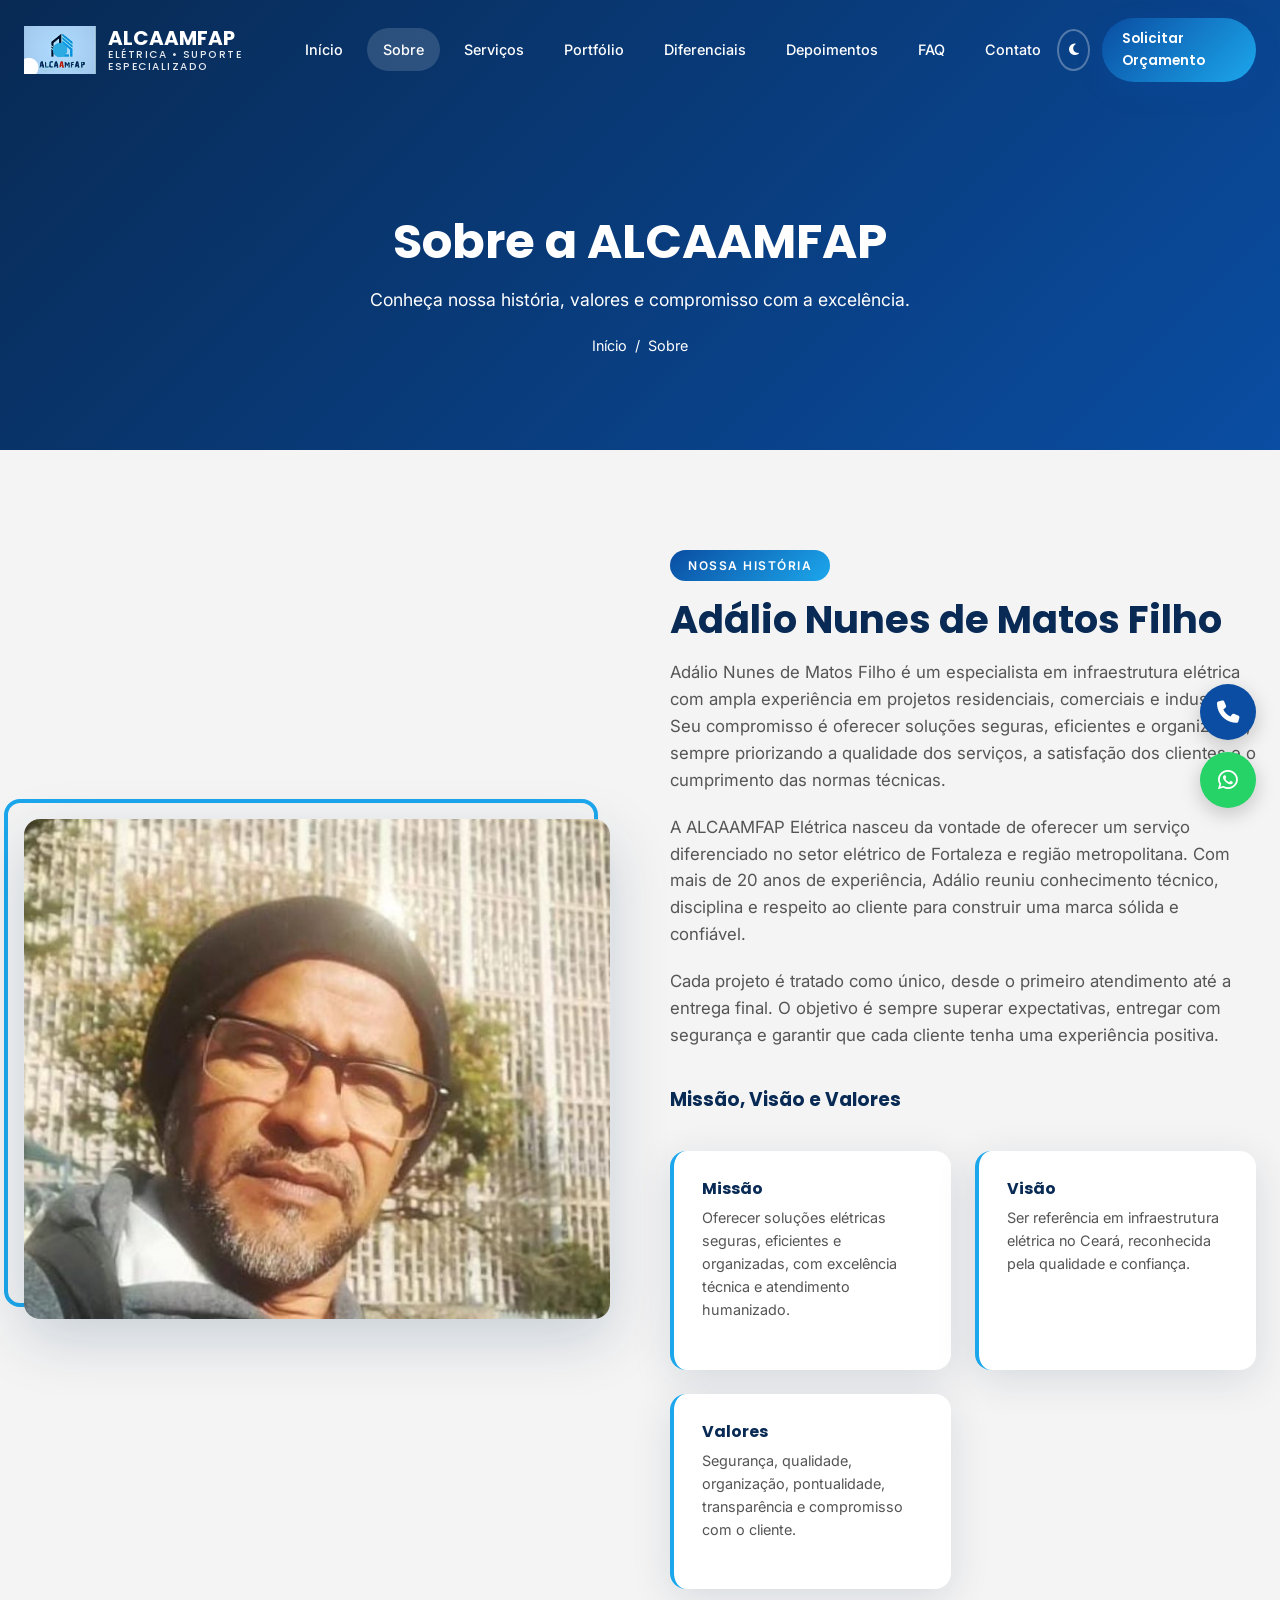
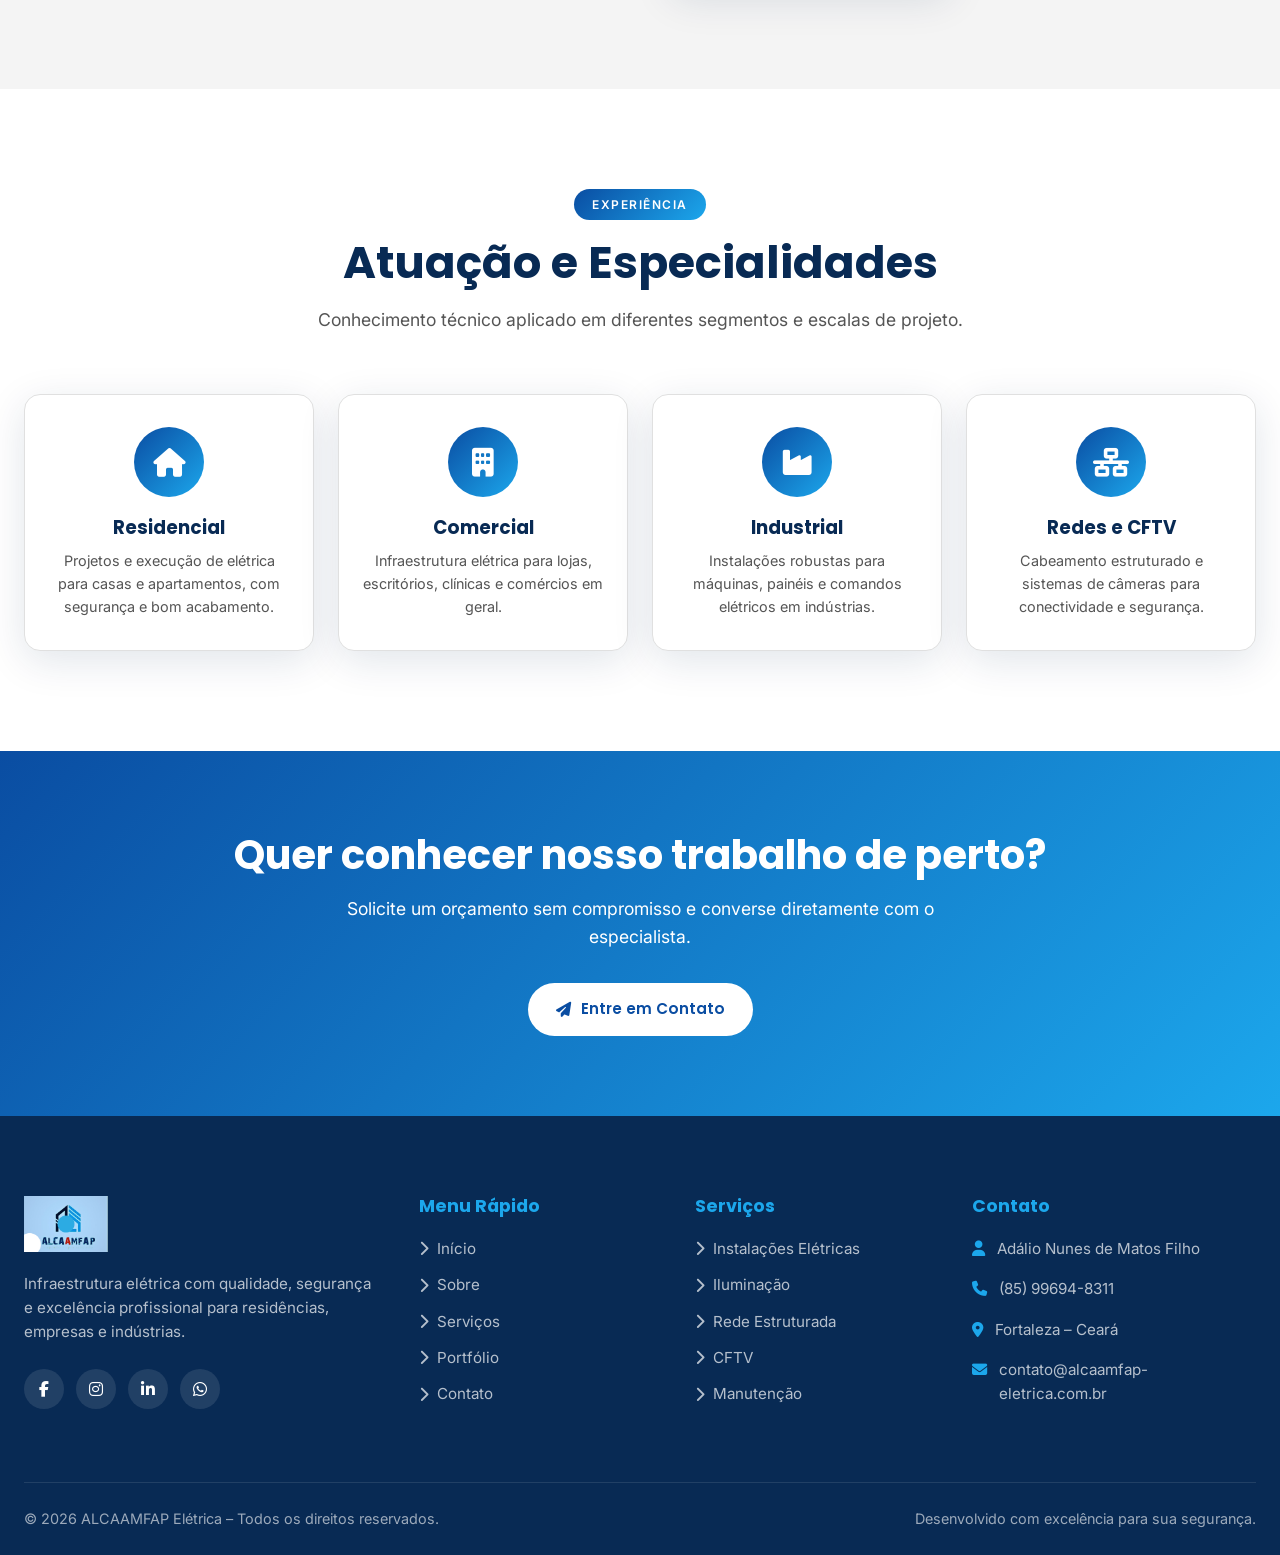
<file: sobre.html>
<!DOCTYPE html>
<html lang="pt-BR">
<head>
  <meta charset="UTF-8">
  <meta name="viewport" content="width=device-width, initial-scale=1.0">
  <meta name="description" content="Conheça Adálio Nunes de Matos Filho, especialista em infraestrutura elétrica e fundador da ALCAAMFAP Elétrica em Fortaleza/CE.">
  <meta name="keywords" content="Adálio Nunes, ALCAAMFAP, eletricista Fortaleza, infraestrutura elétrica">
  <meta name="author" content="Adálio Nunes de Matos Filho">
  <meta name="robots" content="index, follow">
  <meta name="theme-color" content="#0A4DA2">

  <meta property="og:type" content="website">
  <meta property="og:url" content="https://alcaamfap-eletrica.com.br/sobre.html">
  <meta property="og:title" content="Sobre | ALCAAMFAP Elétrica">
  <meta property="og:description" content="Conheça o especialista por trás da ALCAAMFAP Elétrica.">
  <meta property="og:image" content="https://alcaamfap-eletrica.com.br/images/about-adalio.jpg">
  <meta property="og:locale" content="pt_BR">

  <meta name="twitter:card" content="summary_large_image">
  <meta name="twitter:title" content="Sobre | ALCAAMFAP Elétrica">
  <meta name="twitter:description" content="Conheça o especialista por trás da ALCAAMFAP Elétrica.">
  <meta name="twitter:image" content="https://alcaamfap-eletrica.com.br/images/about-adalio.jpg">

  <link rel="icon" type="image/svg+xml" href="images/logo.svg">
  <link rel="apple-touch-icon" href="images/logo.svg">

  <title>Sobre | ALCAAMFAP Elétrica</title>

  <link rel="preconnect" href="https://fonts.googleapis.com">
  <link rel="preconnect" href="https://fonts.gstatic.com" crossorigin>
  <link href="https://fonts.googleapis.com/css2?family=Inter:wght@300;400;500;600;700&family=Poppins:wght@600;700;800&display=swap" rel="stylesheet">
  <link rel="stylesheet" href="https://cdn.jsdelivr.net/npm/@fortawesome/fontawesome-free@6.4.0/css/all.min.css">
  <link rel="stylesheet" href="css/style.css">
  <link rel="stylesheet" href="css/animations.css">
  <link rel="stylesheet" href="css/responsive.css">

  <script type="application/ld+json">
  {
    "@context": "https://schema.org",
    "@type": "AboutPage",
    "name": "Sobre a ALCAAMFAP Elétrica",
    "description": "Conheça Adálio Nunes de Matos Filho, especialista em infraestrutura elétrica.",
    "url": "https://alcaamfap-eletrica.com.br/sobre.html",
    "mainEntity": {
      "@type": "Person",
      "name": "Adálio Nunes de Matos Filho",
      "jobTitle": "Especialista em Infraestrutura Elétrica",
      "worksFor": {
        "@type": "Organization",
        "name": "ALCAAMFAP Elétrica"
      }
    }
  }
  </script>
</head>
<body>

  <div id="preloader" class="preloader" role="status" aria-label="Carregando site">
    <img src="images/logo.svg" alt="ALCAAMFAP Elétrica" class="preloader-logo">
    <div class="preloader-bar"><div class="preloader-progress"></div></div>
  </div>

  <div id="scroll-progress" class="scroll-progress" aria-hidden="true"></div>

  <header id="header" class="header">
    <div class="container header-inner">
      <a href="index.html" class="logo" aria-label="ALCAAMFAP Elétrica - Página inicial">
        <img src="images/logo.svg" alt="Logo ALCAAMFAP Elétrica">
        <div class="logo-text">ALCAAMFAP<span>Elétrica • Suporte Especializado</span></div>
      </a>
      <nav id="nav" class="nav" aria-label="Menu principal">
        <a href="index.html" class="nav-link">Início</a>
        <a href="sobre.html" class="nav-link active">Sobre</a>
        <a href="servicos.html" class="nav-link">Serviços</a>
        <a href="portfolio.html" class="nav-link">Portfólio</a>
        <a href="index.html#diferenciais" class="nav-link">Diferenciais</a>
        <a href="index.html#depoimentos" class="nav-link">Depoimentos</a>
        <a href="index.html#faq" class="nav-link">FAQ</a>
        <a href="contato.html" class="nav-link">Contato</a>
      </nav>
      <div class="header-actions">
        <button id="theme-toggle" class="theme-toggle" aria-label="Alternar modo escuro"><i class="fas fa-moon"></i></button>
        <a href="https://wa.me/5585996948311" target="_blank" class="btn btn-primary btn-sm">Solicitar Orçamento</a>
        <button id="btn-menu" class="btn-menu" aria-label="Abrir menu" aria-expanded="false"><span></span><span></span><span></span></button>
      </div>
    </div>
  </header>

  <main>
    <section class="page-hero">
      <div class="container">
        <h1 class="fade-in">Sobre a ALCAAMFAP</h1>
        <p class="fade-in stagger-1">Conheça nossa história, valores e compromisso com a excelência.</p>
        <nav class="breadcrumb fade-in stagger-2" aria-label="Breadcrumb">
          <a href="index.html">Início</a> <span>/</span> <span>Sobre</span>
        </nav>
      </div>
    </section>

    <section class="section">
      <div class="container">
        <div class="about-grid">
          <div class="about-image fade-in">
            <div class="about-image-wrapper">
              <img src="images/about-adalio.jpg" alt="Adálio Nunes de Matos Filho" loading="lazy">
            </div>
          </div>
          <div class="about-content about-page-content fade-in stagger-2">
            <span class="section-tag">Nossa História</span>
            <h2>Adálio Nunes de Matos Filho</h2>
            <p>Adálio Nunes de Matos Filho é um especialista em infraestrutura elétrica com ampla experiência em projetos residenciais, comerciais e industriais. Seu compromisso é oferecer soluções seguras, eficientes e organizadas, sempre priorizando a qualidade dos serviços, a satisfação dos clientes e o cumprimento das normas técnicas.</p>
            <p>A ALCAAMFAP Elétrica nasceu da vontade de oferecer um serviço diferenciado no setor elétrico de Fortaleza e região metropolitana. Com mais de 20 anos de experiência, Adálio reuniu conhecimento técnico, disciplina e respeito ao cliente para construir uma marca sólida e confiável.</p>
            <p>Cada projeto é tratado como único, desde o primeiro atendimento até a entrega final. O objetivo é sempre superar expectativas, entregar com segurança e garantir que cada cliente tenha uma experiência positiva.</p>

            <h3 style="margin-top: 40px;">Missão, Visão e Valores</h3>
            <div class="about-values">
              <div class="about-value-card">
                <h4>Missão</h4>
                <p>Oferecer soluções elétricas seguras, eficientes e organizadas, com excelência técnica e atendimento humanizado.</p>
              </div>
              <div class="about-value-card">
                <h4>Visão</h4>
                <p>Ser referência em infraestrutura elétrica no Ceará, reconhecida pela qualidade e confiança.</p>
              </div>
              <div class="about-value-card">
                <h4>Valores</h4>
                <p>Segurança, qualidade, organização, pontualidade, transparência e compromisso com o cliente.</p>
              </div>
            </div>
          </div>
        </div>
      </div>
    </section>

    <section class="section" style="background: var(--white);">
      <div class="container">
        <div class="section-header fade-in">
          <span class="section-tag">Experiência</span>
          <h2>Atuação e Especialidades</h2>
          <p>Conhecimento técnico aplicado em diferentes segmentos e escalas de projeto.</p>
        </div>
        <div class="differentials-grid">
          <div class="differential-card fade-in">
            <div class="differential-icon"><i class="fas fa-home"></i></div>
            <h3>Residencial</h3>
            <p>Projetos e execução de elétrica para casas e apartamentos, com segurança e bom acabamento.</p>
          </div>
          <div class="differential-card fade-in stagger-1">
            <div class="differential-icon"><i class="fas fa-building"></i></div>
            <h3>Comercial</h3>
            <p>Infraestrutura elétrica para lojas, escritórios, clínicas e comércios em geral.</p>
          </div>
          <div class="differential-card fade-in stagger-2">
            <div class="differential-icon"><i class="fas fa-industry"></i></div>
            <h3>Industrial</h3>
            <p>Instalações robustas para máquinas, painéis e comandos elétricos em indústrias.</p>
          </div>
          <div class="differential-card fade-in stagger-3">
            <div class="differential-icon"><i class="fas fa-network-wired"></i></div>
            <h3>Redes e CFTV</h3>
            <p>Cabeamento estruturado e sistemas de câmeras para conectividade e segurança.</p>
          </div>
        </div>
      </div>
    </section>

    <section class="cta-section">
      <div class="container">
        <h2 class="fade-in">Quer conhecer nosso trabalho de perto?</h2>
        <p class="fade-in stagger-1">Solicite um orçamento sem compromisso e converse diretamente com o especialista.</p>
        <a href="contato.html" class="btn fade-in stagger-2"><i class="fas fa-paper-plane"></i> Entre em Contato</a>
      </div>
    </section>
  </main>

  <footer class="footer">
    <div class="container">
      <div class="footer-grid">
        <div class="footer-brand">
          <img src="images/logo.svg" alt="ALCAAMFAP Elétrica">
          <p>Infraestrutura elétrica com qualidade, segurança e excelência profissional para residências, empresas e indústrias.</p>
          <div class="social-links">
            <a href="#" aria-label="Facebook" target="_blank"><i class="fab fa-facebook-f"></i></a>
            <a href="#" aria-label="Instagram" target="_blank"><i class="fab fa-instagram"></i></a>
            <a href="#" aria-label="LinkedIn" target="_blank"><i class="fab fa-linkedin-in"></i></a>
            <a href="https://wa.me/5585996948311" aria-label="WhatsApp" target="_blank"><i class="fab fa-whatsapp"></i></a>
          </div>
        </div>
        <div>
          <h4 class="footer-title">Menu Rápido</h4>
          <ul class="footer-links">
            <li><a href="index.html"><i class="fas fa-chevron-right"></i> Início</a></li>
            <li><a href="sobre.html"><i class="fas fa-chevron-right"></i> Sobre</a></li>
            <li><a href="servicos.html"><i class="fas fa-chevron-right"></i> Serviços</a></li>
            <li><a href="portfolio.html"><i class="fas fa-chevron-right"></i> Portfólio</a></li>
            <li><a href="contato.html"><i class="fas fa-chevron-right"></i> Contato</a></li>
          </ul>
        </div>
        <div>
          <h4 class="footer-title">Serviços</h4>
          <ul class="footer-links">
            <li><a href="servicos.html"><i class="fas fa-chevron-right"></i> Instalações Elétricas</a></li>
            <li><a href="servicos.html"><i class="fas fa-chevron-right"></i> Iluminação</a></li>
            <li><a href="servicos.html"><i class="fas fa-chevron-right"></i> Rede Estruturada</a></li>
            <li><a href="servicos.html"><i class="fas fa-chevron-right"></i> CFTV</a></li>
            <li><a href="servicos.html"><i class="fas fa-chevron-right"></i> Manutenção</a></li>
          </ul>
        </div>
        <div>
          <h4 class="footer-title">Contato</h4>
          <ul class="footer-contact">
            <li><i class="fas fa-user"></i> Adálio Nunes de Matos Filho</li>
            <li><i class="fas fa-phone"></i> (85) 99694-8311</li>
            <li><i class="fas fa-map-marker-alt"></i> Fortaleza – Ceará</li>
            <li><i class="fas fa-envelope"></i> contato@alcaamfap-eletrica.com.br</li>
          </ul>
        </div>
      </div>
      <div class="footer-bottom">
        <p>© <span id="current-year">2026</span> ALCAAMFAP Elétrica – Todos os direitos reservados.</p>
        <p>Desenvolvido com excelência para sua segurança.</p>
      </div>
    </div>
  </footer>

  <div class="floating-buttons">
    <a href="tel:+5585996948311" class="floating-btn phone" aria-label="Ligar agora"><i class="fas fa-phone"></i><span>Ligar Agora</span></a>
    <a href="https://wa.me/5585996948311" target="_blank" class="floating-btn whatsapp" aria-label="Falar no WhatsApp"><i class="fab fa-whatsapp"></i><span>WhatsApp</span></a>
    <button type="button" id="back-to-top" class="floating-btn top" aria-label="Voltar ao topo"><i class="fas fa-arrow-up"></i></button>
  </div>

  <script src="js/darkmode.js"></script>
  <script src="js/counter.js"></script>
  <script src="js/portfolio.js"></script>
  <script src="js/app.js"></script>
</body>
</html>
</file>
<file: css/style.css>
/* ==========================================
   ALCAAMFAP Elétrica - Portfólio Profissional
   Autor: IA Developer
   Versão: 1.0.0
   ========================================== */

/* Variáveis e Reset */
:root {
  --primary-blue: #0A4DA2;
  --dark-blue: #082A54;
  --light-blue: #1CA7EC;
  --white: #FFFFFF;
  --light-gray: #F4F4F4;
  --accent-red: #FF3B30;
  --text-dark: #1a1a1a;
  --text-gray: #555555;
  --border-gray: #e0e0e0;
  --shadow: 0 10px 40px rgba(8, 42, 84, 0.12);
  --shadow-hover: 0 20px 60px rgba(8, 42, 84, 0.18);
  --glass-bg: rgba(255, 255, 255, 0.85);
  --glass-border: rgba(255, 255, 255, 0.3);
  --transition: all 0.4s cubic-bezier(0.25, 0.46, 0.45, 0.94);
  --radius: 16px;
  --radius-sm: 8px;
}

[data-theme="dark"] {
  --text-dark: #f4f4f4;
  --text-gray: #b0b0b0;
  --light-gray: #0f172a;
  --white: #0f172a;
  --border-gray: #1e293b;
  --glass-bg: rgba(15, 23, 42, 0.85);
  --glass-border: rgba(255, 255, 255, 0.1);
  --shadow: 0 10px 40px rgba(0, 0, 0, 0.3);
  --shadow-hover: 0 20px 60px rgba(0, 0, 0, 0.4);
}

* {
  margin: 0;
  padding: 0;
  box-sizing: border-box;
}

html {
  scroll-behavior: smooth;
  font-size: 16px;
}

body {
  font-family: 'Inter', system-ui, -apple-system, BlinkMacSystemFont, 'Segoe UI', sans-serif;
  background-color: var(--light-gray);
  color: var(--text-dark);
  line-height: 1.6;
  overflow-x: hidden;
}

h1, h2, h3, h4, h5, h6 {
  font-family: 'Poppins', sans-serif;
  font-weight: 700;
  line-height: 1.2;
}

a {
  text-decoration: none;
  color: inherit;
  transition: var(--transition);
}

img {
  max-width: 100%;
  height: auto;
  display: block;
}

ul {
  list-style: none;
}

.container {
  width: 100%;
  max-width: 1280px;
  margin: 0 auto;
  padding: 0 24px;
}

.section {
  padding: 100px 0;
  position: relative;
}

.section-header {
  text-align: center;
  max-width: 700px;
  margin: 0 auto 60px;
}

.section-header h2 {
  font-size: clamp(2rem, 4vw, 2.8rem);
  color: var(--dark-blue);
  margin-bottom: 16px;
}

[data-theme="dark"] .section-header h2 {
  color: var(--light-blue);
}

.section-header p {
  font-size: 1.1rem;
  color: var(--text-gray);
}

.section-tag {
  display: inline-block;
  padding: 6px 18px;
  background: linear-gradient(135deg, var(--primary-blue), var(--light-blue));
  color: var(--white);
  font-size: 0.75rem;
  font-weight: 600;
  text-transform: uppercase;
  letter-spacing: 1.5px;
  border-radius: 50px;
  margin-bottom: 16px;
}

/* Botões */
.btn {
  display: inline-flex;
  align-items: center;
  justify-content: center;
  gap: 10px;
  padding: 14px 28px;
  font-family: 'Poppins', sans-serif;
  font-weight: 600;
  font-size: 0.95rem;
  border: none;
  border-radius: 50px;
  cursor: pointer;
  transition: var(--transition);
  position: relative;
  overflow: hidden;
}

.btn-primary {
  background: linear-gradient(135deg, var(--primary-blue), var(--light-blue));
  color: var(--white);
  box-shadow: 0 8px 24px rgba(10, 77, 162, 0.3);
}

.btn-primary:hover {
  transform: translateY(-3px);
  box-shadow: 0 12px 32px rgba(10, 77, 162, 0.4);
}

.btn-outline {
  background: transparent;
  color: var(--white);
  border: 2px solid var(--white);
}

.btn-outline:hover {
  background: var(--white);
  color: var(--primary-blue);
}

.btn-accent {
  background: linear-gradient(135deg, var(--accent-red), #ff6b5b);
  color: var(--white);
  box-shadow: 0 8px 24px rgba(255, 59, 48, 0.3);
}

.btn-accent:hover {
  transform: translateY(-3px);
  box-shadow: 0 12px 32px rgba(255, 59, 48, 0.4);
}

.btn-sm {
  padding: 10px 20px;
  font-size: 0.85rem;
}

/* Preloader */
.preloader {
  position: fixed;
  top: 0;
  left: 0;
  width: 100%;
  height: 100%;
  background: var(--dark-blue);
  z-index: 9999;
  display: flex;
  align-items: center;
  justify-content: center;
  flex-direction: column;
  gap: 24px;
  transition: opacity 0.6s ease, visibility 0.6s ease;
}

.preloader.hidden {
  opacity: 0;
  visibility: hidden;
}

.preloader-logo {
  width: 120px;
  height: auto;
  animation: pulse 2s infinite ease-in-out;
}

.preloader-bar {
  width: 200px;
  height: 4px;
  background: rgba(255, 255, 255, 0.2);
  border-radius: 4px;
  overflow: hidden;
}

.preloader-progress {
  height: 100%;
  width: 0%;
  background: linear-gradient(90deg, var(--light-blue), var(--white));
  border-radius: 4px;
  transition: width 0.3s ease;
}

/* Barra de progresso da rolagem */
.scroll-progress {
  position: fixed;
  top: 0;
  left: 0;
  height: 3px;
  background: linear-gradient(90deg, var(--primary-blue), var(--light-blue), var(--accent-red));
  z-index: 10001;
  width: 0%;
  transition: width 0.1s linear;
}

/* Header / Navbar */
.header {
  position: fixed;
  top: 0;
  left: 0;
  width: 100%;
  z-index: 1000;
  transition: var(--transition);
  padding: 18px 0;
}

.header.scrolled {
  background: var(--glass-bg);
  backdrop-filter: blur(20px);
  -webkit-backdrop-filter: blur(20px);
  border-bottom: 1px solid var(--glass-border);
  padding: 12px 0;
  box-shadow: var(--shadow);
}

.header-inner {
  display: flex;
  align-items: center;
  justify-content: space-between;
}

.logo {
  display: flex;
  align-items: center;
  gap: 12px;
}

.logo img {
  height: 48px;
  width: auto;
}

.logo-text {
  font-family: 'Poppins', sans-serif;
  font-weight: 700;
  font-size: 1.25rem;
  color: var(--white);
  line-height: 1.1;
}

.logo-text span {
  display: block;
  font-size: 0.65rem;
  font-weight: 500;
  letter-spacing: 1.5px;
  text-transform: uppercase;
  opacity: 0.9;
}

.header.scrolled .logo-text {
  color: var(--dark-blue);
}

[data-theme="dark"] .header.scrolled .logo-text {
  color: var(--white);
}

.nav {
  display: flex;
  align-items: center;
  gap: 8px;
}

.nav-link {
  padding: 10px 16px;
  color: var(--white);
  font-weight: 500;
  font-size: 0.9rem;
  border-radius: 50px;
  position: relative;
}

.header.scrolled .nav-link {
  color: var(--text-dark);
}

.nav-link:hover,
.nav-link.active {
  background: rgba(255, 255, 255, 0.15);
}

.header.scrolled .nav-link:hover,
.header.scrolled .nav-link.active {
  background: rgba(10, 77, 162, 0.1);
  color: var(--primary-blue);
}

.header-actions {
  display: flex;
  align-items: center;
  gap: 12px;
}

.theme-toggle {
  width: 42px;
  height: 42px;
  border-radius: 50%;
  border: 2px solid rgba(255, 255, 255, 0.3);
  background: transparent;
  color: var(--white);
  cursor: pointer;
  display: flex;
  align-items: center;
  justify-content: center;
  transition: var(--transition);
}

.header.scrolled .theme-toggle {
  border-color: var(--border-gray);
  color: var(--text-dark);
}

.theme-toggle:hover {
  background: rgba(255, 255, 255, 0.15);
  transform: rotate(20deg);
}

.header.scrolled .theme-toggle:hover {
  background: rgba(10, 77, 162, 0.1);
}

.btn-menu {
  display: none;
  flex-direction: column;
  gap: 5px;
  width: 36px;
  height: 36px;
  justify-content: center;
  align-items: center;
  background: transparent;
  border: none;
  cursor: pointer;
  z-index: 1002;
}

.btn-menu span {
  display: block;
  width: 24px;
  height: 2px;
  background: var(--white);
  transition: var(--transition);
  border-radius: 2px;
}

.header.scrolled .btn-menu span {
  background: var(--text-dark);
}

.btn-menu.active span:nth-child(1) {
  transform: rotate(45deg) translate(5px, 5px);
}

.btn-menu.active span:nth-child(2) {
  opacity: 0;
}

.btn-menu.active span:nth-child(3) {
  transform: rotate(-45deg) translate(5px, -5px);
}

/* Hero */
.hero {
  min-height: 100vh;
  position: relative;
  display: flex;
  align-items: center;
  background: linear-gradient(135deg, var(--dark-blue) 0%, var(--primary-blue) 50%, #0d5c8a 100%);
  overflow: hidden;
  padding-top: 100px;
}

.hero-bg {
  position: absolute;
  top: 0;
  left: 0;
  width: 100%;
  height: 100%;
  object-fit: cover;
  opacity: 0.25;
  z-index: 1;
}

.hero-overlay {
  position: absolute;
  top: 0;
  left: 0;
  width: 100%;
  height: 100%;
  background: linear-gradient(135deg, rgba(8, 42, 84, 0.92) 0%, rgba(10, 77, 162, 0.75) 50%, rgba(28, 167, 236, 0.4) 100%);
  z-index: 2;
}

.hero .container {
  position: relative;
  z-index: 3;
}

.hero-content {
  display: grid;
  grid-template-columns: 1fr 0.9fr;
  gap: 60px;
  align-items: center;
}

.hero-text h1 {
  font-size: clamp(2.2rem, 5vw, 3.6rem);
  color: var(--white);
  margin-bottom: 24px;
  line-height: 1.15;
}

.hero-text h1 span {
  color: var(--light-blue);
}

.hero-text p {
  font-size: 1.15rem;
  color: rgba(255, 255, 255, 0.85);
  margin-bottom: 32px;
  max-width: 560px;
}

.hero-buttons {
  display: flex;
  gap: 16px;
  flex-wrap: wrap;
  margin-bottom: 48px;
}

.hero-stats {
  display: grid;
  grid-template-columns: repeat(4, 1fr);
  gap: 16px;
}

.stat-card {
  background: var(--glass-bg);
  backdrop-filter: blur(10px);
  -webkit-backdrop-filter: blur(10px);
  border: 1px solid var(--glass-border);
  border-radius: var(--radius);
  padding: 20px 16px;
  text-align: center;
  transition: var(--transition);
}

.stat-card:hover {
  transform: translateY(-5px);
  box-shadow: var(--shadow-hover);
}

.stat-number {
  font-family: 'Poppins', sans-serif;
  font-size: 1.8rem;
  font-weight: 700;
  color: var(--light-blue);
  display: block;
  margin-bottom: 4px;
}

.stat-label {
  font-size: 0.75rem;
  color: var(--text-gray);
  line-height: 1.3;
}

.hero-image {
  position: relative;
}

.hero-image-wrapper {
  position: relative;
  border-radius: 24px;
  overflow: hidden;
  box-shadow: 0 30px 80px rgba(0, 0, 0, 0.3);
  border: 4px solid rgba(255, 255, 255, 0.1);
}

.hero-image-wrapper img {
  width: 100%;
  height: 520px;
  object-fit: cover;
}

.hero-badge {
  position: absolute;
  bottom: -20px;
  left: -20px;
  background: var(--white);
  color: var(--dark-blue);
  padding: 16px 24px;
  border-radius: var(--radius);
  box-shadow: var(--shadow-hover);
  z-index: 4;
}

.hero-badge strong {
  display: block;
  font-family: 'Poppins', sans-serif;
  font-size: 1.4rem;
}

.hero-badge span {
  font-size: 0.85rem;
  color: var(--text-gray);
}

/* Sobre */
.about-grid {
  display: grid;
  grid-template-columns: 1fr 1fr;
  gap: 60px;
  align-items: center;
}

.about-image {
  position: relative;
}

.about-image-wrapper {
  position: relative;
  border-radius: var(--radius);
  overflow: hidden;
  box-shadow: var(--shadow-hover);
}

.about-image-wrapper img {
  width: 100%;
  height: 500px;
  object-fit: cover;
}

.about-image::before {
  content: '';
  position: absolute;
  top: -20px;
  left: -20px;
  width: 100%;
  height: 100%;
  border: 4px solid var(--light-blue);
  border-radius: var(--radius);
  z-index: -1;
}

.about-content h2 {
  font-size: clamp(1.8rem, 3.5vw, 2.4rem);
  color: var(--dark-blue);
  margin-bottom: 20px;
}

[data-theme="dark"] .about-content h2 {
  color: var(--light-blue);
}

.about-content p {
  color: var(--text-gray);
  margin-bottom: 20px;
  font-size: 1.05rem;
}

.about-features {
  display: grid;
  grid-template-columns: 1fr 1fr;
  gap: 16px;
  margin-top: 28px;
}

.about-feature {
  display: flex;
  align-items: center;
  gap: 10px;
  font-weight: 500;
  color: var(--text-dark);
}

.about-feature i {
  color: var(--light-blue);
  font-size: 1.1rem;
}

/* Serviços */
.services-filter {
  display: flex;
  justify-content: center;
  gap: 12px;
  margin-bottom: 40px;
  flex-wrap: wrap;
}

.search-box {
  position: relative;
  max-width: 400px;
  margin: 0 auto 40px;
}

.search-box input {
  width: 100%;
  padding: 14px 20px 14px 48px;
  border: 2px solid var(--border-gray);
  border-radius: 50px;
  font-size: 1rem;
  background: var(--white);
  color: var(--text-dark);
  transition: var(--transition);
}

.search-box input:focus {
  outline: none;
  border-color: var(--light-blue);
  box-shadow: 0 0 0 4px rgba(28, 167, 236, 0.1);
}

.search-box i {
  position: absolute;
  left: 18px;
  top: 50%;
  transform: translateY(-50%);
  color: var(--text-gray);
}

.services-grid {
  display: grid;
  grid-template-columns: repeat(auto-fill, minmax(280px, 1fr));
  gap: 24px;
}

.service-card {
  background: var(--white);
  border-radius: var(--radius);
  padding: 32px 24px;
  box-shadow: var(--shadow);
  border: 1px solid var(--border-gray);
  transition: var(--transition);
  position: relative;
  overflow: hidden;
  z-index: 1;
}

.service-card::before {
  content: '';
  position: absolute;
  top: 0;
  left: 0;
  width: 100%;
  height: 4px;
  background: linear-gradient(90deg, var(--primary-blue), var(--light-blue));
  transform: scaleX(0);
  transform-origin: left;
  transition: var(--transition);
}

.service-card:hover {
  transform: translateY(-8px);
  box-shadow: var(--shadow-hover);
}

.service-card:hover::before {
  transform: scaleX(1);
}

.service-icon {
  width: 64px;
  height: 64px;
  border-radius: 50%;
  background: linear-gradient(135deg, rgba(10, 77, 162, 0.1), rgba(28, 167, 236, 0.1));
  display: flex;
  align-items: center;
  justify-content: center;
  margin-bottom: 20px;
  font-size: 1.6rem;
  color: var(--primary-blue);
  transition: var(--transition);
}

.service-card:hover .service-icon {
  background: linear-gradient(135deg, var(--primary-blue), var(--light-blue));
  color: var(--white);
  transform: rotateY(180deg);
}

.service-card h3 {
  font-size: 1.15rem;
  color: var(--dark-blue);
  margin-bottom: 12px;
}

[data-theme="dark"] .service-card h3 {
  color: var(--light-blue);
}

.service-card p {
  font-size: 0.9rem;
  color: var(--text-gray);
  margin-bottom: 20px;
  line-height: 1.6;
}

/* Portfólio */
.portfolio-filter {
  display: flex;
  justify-content: center;
  gap: 12px;
  margin-bottom: 40px;
  flex-wrap: wrap;
}

.filter-btn {
  padding: 10px 22px;
  border: 2px solid var(--border-gray);
  background: var(--white);
  color: var(--text-dark);
  border-radius: 50px;
  font-weight: 500;
  cursor: pointer;
  transition: var(--transition);
  font-size: 0.9rem;
}

.filter-btn:hover,
.filter-btn.active {
  background: linear-gradient(135deg, var(--primary-blue), var(--light-blue));
  color: var(--white);
  border-color: transparent;
  box-shadow: 0 8px 20px rgba(10, 77, 162, 0.25);
}

.portfolio-grid {
  display: grid;
  grid-template-columns: repeat(auto-fill, minmax(320px, 1fr));
  gap: 24px;
}

.portfolio-item {
  border-radius: var(--radius);
  overflow: hidden;
  box-shadow: var(--shadow);
  background: var(--white);
  transition: var(--transition);
  position: relative;
}

.portfolio-item:hover {
  transform: translateY(-8px);
  box-shadow: var(--shadow-hover);
}

.portfolio-image {
  position: relative;
  overflow: hidden;
  height: 240px;
}

.portfolio-image img {
  width: 100%;
  height: 100%;
  object-fit: cover;
  transition: var(--transition);
}

.portfolio-item:hover .portfolio-image img {
  transform: scale(1.1);
}

.portfolio-overlay {
  position: absolute;
  top: 0;
  left: 0;
  width: 100%;
  height: 100%;
  background: linear-gradient(to top, rgba(8, 42, 84, 0.9), transparent);
  display: flex;
  align-items: flex-end;
  justify-content: center;
  padding: 20px;
  opacity: 0;
  transition: var(--transition);
}

.portfolio-item:hover .portfolio-overlay {
  opacity: 1;
}

.portfolio-info {
  padding: 24px;
}

.portfolio-category {
  display: inline-block;
  padding: 4px 12px;
  background: rgba(10, 77, 162, 0.1);
  color: var(--primary-blue);
  font-size: 0.75rem;
  font-weight: 600;
  text-transform: uppercase;
  letter-spacing: 1px;
  border-radius: 50px;
  margin-bottom: 12px;
}

.portfolio-info h3 {
  font-size: 1.2rem;
  color: var(--dark-blue);
  margin-bottom: 8px;
}

[data-theme="dark"] .portfolio-info h3 {
  color: var(--light-blue);
}

.portfolio-info p {
  font-size: 0.9rem;
  color: var(--text-gray);
  margin-bottom: 16px;
}

/* Diferenciais */
.differentials-grid {
  display: grid;
  grid-template-columns: repeat(auto-fill, minmax(260px, 1fr));
  gap: 24px;
}

.differential-card {
  background: var(--white);
  border-radius: var(--radius);
  padding: 32px 24px;
  text-align: center;
  box-shadow: var(--shadow);
  border: 1px solid var(--border-gray);
  transition: var(--transition);
  position: relative;
  overflow: hidden;
}

.differential-card::after {
  content: '';
  position: absolute;
  bottom: 0;
  left: 0;
  width: 100%;
  height: 0;
  background: linear-gradient(135deg, var(--primary-blue), var(--light-blue));
  transition: var(--transition);
  z-index: 0;
}

.differential-card:hover::after {
  height: 100%;
}

.differential-card:hover {
  transform: translateY(-8px);
  box-shadow: var(--shadow-hover);
}

.differential-card > * {
  position: relative;
  z-index: 1;
}

.differential-card:hover > * {
  color: var(--white);
}

.differential-card:hover p {
  color: rgba(255, 255, 255, 0.9);
}

.differential-icon {
  width: 70px;
  height: 70px;
  border-radius: 50%;
  background: linear-gradient(135deg, var(--primary-blue), var(--light-blue));
  color: var(--white);
  display: flex;
  align-items: center;
  justify-content: center;
  font-size: 1.8rem;
  margin: 0 auto 20px;
  transition: var(--transition);
}

.differential-card:hover .differential-icon {
  background: var(--white);
  color: var(--primary-blue);
}

.differential-card h3 {
  font-size: 1.15rem;
  color: var(--dark-blue);
  margin-bottom: 10px;
}

[data-theme="dark"] .differential-card h3 {
  color: var(--light-blue);
}

.differential-card p {
  font-size: 0.9rem;
  color: var(--text-gray);
}

/* Depoimentos */
.testimonials-section {
  background: linear-gradient(135deg, var(--dark-blue), var(--primary-blue));
  color: var(--white);
}

.testimonials-section .section-header h2,
.testimonials-section .section-header p {
  color: var(--white);
}

.testimonials-carousel {
  position: relative;
  max-width: 800px;
  margin: 0 auto;
}

.testimonials-track {
  overflow: hidden;
}

.testimonials-slides {
  display: flex;
  transition: transform 0.5s ease;
}

.testimonial-card {
  min-width: 100%;
  padding: 40px;
  background: var(--glass-bg);
  backdrop-filter: blur(20px);
  -webkit-backdrop-filter: blur(20px);
  border: 1px solid var(--glass-border);
  border-radius: var(--radius);
  text-align: center;
}

.testimonial-stars {
  color: #ffc107;
  font-size: 1.2rem;
  margin-bottom: 20px;
}

.testimonial-text {
  font-size: 1.25rem;
  line-height: 1.7;
  margin-bottom: 24px;
  font-style: italic;
}

.testimonial-author {
  font-family: 'Poppins', sans-serif;
  font-weight: 600;
  font-size: 1.1rem;
}

.testimonial-role {
  font-size: 0.9rem;
  opacity: 0.8;
}

.testimonials-nav {
  display: flex;
  justify-content: center;
  gap: 16px;
  margin-top: 32px;
}

.testimonials-nav button {
  width: 48px;
  height: 48px;
  border-radius: 50%;
  border: 2px solid rgba(255, 255, 255, 0.3);
  background: transparent;
  color: var(--white);
  cursor: pointer;
  transition: var(--transition);
  display: flex;
  align-items: center;
  justify-content: center;
}

.testimonials-nav button:hover {
  background: var(--white);
  color: var(--primary-blue);
  border-color: var(--white);
}

.testimonials-dots {
  display: flex;
  justify-content: center;
  gap: 8px;
  margin-top: 24px;
}

.testimonials-dots button {
  width: 10px;
  height: 10px;
  border-radius: 50%;
  border: none;
  background: rgba(255, 255, 255, 0.4);
  cursor: pointer;
  transition: var(--transition);
}

.testimonials-dots button.active {
  background: var(--white);
  width: 28px;
  border-radius: 5px;
}

/* FAQ */
.faq-list {
  max-width: 800px;
  margin: 0 auto;
}

.faq-item {
  background: var(--white);
  border-radius: var(--radius-sm);
  margin-bottom: 12px;
  box-shadow: var(--shadow);
  overflow: hidden;
  border: 1px solid var(--border-gray);
}

.faq-question {
  width: 100%;
  padding: 20px 24px;
  display: flex;
  justify-content: space-between;
  align-items: center;
  background: transparent;
  border: none;
  cursor: pointer;
  text-align: left;
  font-family: 'Poppins', sans-serif;
  font-weight: 600;
  font-size: 1rem;
  color: var(--dark-blue);
}

[data-theme="dark"] .faq-question {
  color: var(--light-blue);
}

.faq-question i {
  transition: var(--transition);
  color: var(--light-blue);
}

.faq-item.active .faq-question i {
  transform: rotate(180deg);
}

.faq-answer {
  max-height: 0;
  overflow: hidden;
  transition: max-height 0.4s ease, padding 0.4s ease;
}

.faq-item.active .faq-answer {
  max-height: 300px;
  padding: 0 24px 20px;
}

.faq-answer p {
  color: var(--text-gray);
  font-size: 0.95rem;
}

/* Contato */
.contact-grid {
  display: grid;
  grid-template-columns: 1fr 1.2fr;
  gap: 48px;
  align-items: start;
}

.contact-card {
  background: linear-gradient(135deg, var(--dark-blue), var(--primary-blue));
  color: var(--white);
  border-radius: var(--radius);
  padding: 40px;
  box-shadow: var(--shadow-hover);
}

.contact-card h3 {
  font-size: 1.5rem;
  margin-bottom: 24px;
}

.contact-info-item {
  display: flex;
  align-items: flex-start;
  gap: 16px;
  margin-bottom: 24px;
}

.contact-info-item i {
  font-size: 1.2rem;
  color: var(--light-blue);
  margin-top: 4px;
}

.contact-info-item strong {
  display: block;
  font-size: 0.85rem;
  text-transform: uppercase;
  letter-spacing: 1px;
  opacity: 0.8;
  margin-bottom: 4px;
}

.contact-info-item span {
  font-size: 1.05rem;
  font-weight: 500;
}

.contact-actions {
  display: flex;
  flex-direction: column;
  gap: 12px;
  margin-top: 32px;
}

.contact-form {
  background: var(--white);
  border-radius: var(--radius);
  padding: 40px;
  box-shadow: var(--shadow);
  border: 1px solid var(--border-gray);
}

.form-group {
  margin-bottom: 20px;
}

.form-group label {
  display: block;
  font-weight: 500;
  margin-bottom: 8px;
  color: var(--text-dark);
  font-size: 0.9rem;
}

.form-group input,
.form-group textarea,
.form-group select {
  width: 100%;
  padding: 14px 16px;
  border: 2px solid var(--border-gray);
  border-radius: var(--radius-sm);
  font-size: 1rem;
  background: var(--light-gray);
  color: var(--text-dark);
  transition: var(--transition);
  font-family: 'Inter', sans-serif;
}

.form-group input:focus,
.form-group textarea:focus,
.form-group select:focus {
  outline: none;
  border-color: var(--light-blue);
  box-shadow: 0 0 0 4px rgba(28, 167, 236, 0.1);
  background: var(--white);
}

.form-group textarea {
  resize: vertical;
  min-height: 120px;
}

.form-group.error input,
.form-group.error textarea,
.form-group.error select {
  border-color: var(--accent-red);
}

.form-error {
  color: var(--accent-red);
  font-size: 0.8rem;
  margin-top: 6px;
  display: none;
}

.form-group.error .form-error {
  display: block;
}

.form-success {
  background: rgba(40, 167, 69, 0.1);
  color: #28a745;
  padding: 16px;
  border-radius: var(--radius-sm);
  margin-bottom: 20px;
  display: none;
}

.form-success.show {
  display: block;
}

/* Rodapé */
.footer {
  background: var(--dark-blue);
  color: var(--white);
  padding: 80px 0 24px;
}

.footer-grid {
  display: grid;
  grid-template-columns: 1.5fr 1fr 1fr 1.2fr;
  gap: 40px;
  margin-bottom: 60px;
}

.footer-brand img {
  height: 56px;
  margin-bottom: 20px;
}

.footer-brand p {
  color: rgba(255, 255, 255, 0.7);
  font-size: 0.95rem;
  margin-bottom: 24px;
}

.footer-title {
  font-family: 'Poppins', sans-serif;
  font-size: 1.1rem;
  margin-bottom: 20px;
  color: var(--light-blue);
}

.footer-links li {
  margin-bottom: 12px;
}

.footer-links a {
  color: rgba(255, 255, 255, 0.7);
  font-size: 0.95rem;
  display: flex;
  align-items: center;
  gap: 8px;
}

.footer-links a:hover {
  color: var(--light-blue);
  padding-left: 4px;
}

.footer-contact li {
  display: flex;
  align-items: flex-start;
  gap: 12px;
  margin-bottom: 16px;
  color: rgba(255, 255, 255, 0.7);
  font-size: 0.95rem;
}

.footer-contact i {
  color: var(--light-blue);
  margin-top: 4px;
}

.social-links {
  display: flex;
  gap: 12px;
}

.social-links a {
  width: 40px;
  height: 40px;
  border-radius: 50%;
  background: rgba(255, 255, 255, 0.1);
  display: flex;
  align-items: center;
  justify-content: center;
  transition: var(--transition);
}

.social-links a:hover {
  background: var(--light-blue);
  transform: translateY(-3px);
}

.footer-bottom {
  border-top: 1px solid rgba(255, 255, 255, 0.1);
  padding-top: 24px;
  display: flex;
  justify-content: space-between;
  align-items: center;
  flex-wrap: wrap;
  gap: 16px;
  font-size: 0.9rem;
  color: rgba(255, 255, 255, 0.6);
}

/* Botões flutuantes */
.floating-buttons {
  position: fixed;
  bottom: 24px;
  right: 24px;
  display: flex;
  flex-direction: column;
  gap: 12px;
  z-index: 999;
}

.floating-btn {
  width: 56px;
  height: 56px;
  border-radius: 50%;
  display: flex;
  align-items: center;
  justify-content: center;
  color: var(--white);
  font-size: 1.4rem;
  box-shadow: 0 6px 20px rgba(0, 0, 0, 0.2);
  transition: var(--transition);
  position: relative;
}

.floating-btn:hover {
  transform: scale(1.1);
}

.floating-btn.whatsapp {
  background: #25D366;
  animation: pulse-whatsapp 2s infinite;
}

.floating-btn.phone {
  background: var(--primary-blue);
  animation: pulse-phone 2s infinite 0.5s;
}

.floating-btn.top {
  background: var(--dark-blue);
  opacity: 0;
  visibility: hidden;
  transform: translateY(20px);
}

.floating-btn.top.show {
  opacity: 1;
  visibility: visible;
  transform: translateY(0);
}

.floating-btn span {
  position: absolute;
  right: 70px;
  background: var(--dark-blue);
  color: var(--white);
  padding: 6px 12px;
  border-radius: 6px;
  font-size: 0.75rem;
  white-space: nowrap;
  opacity: 0;
  visibility: hidden;
  transition: var(--transition);
}

.floating-btn:hover span {
  opacity: 1;
  visibility: visible;
}

/* Animações de entrada */
.fade-in {
  opacity: 0;
  transform: translateY(30px);
  transition: opacity 0.8s ease, transform 0.8s ease;
}

.fade-in.visible {
  opacity: 1;
  transform: translateY(0);
}

/* Página interna Hero */
.page-hero {
  min-height: 50vh;
  display: flex;
  align-items: center;
  justify-content: center;
  text-align: center;
  background: linear-gradient(135deg, var(--dark-blue), var(--primary-blue));
  color: var(--white);
  padding-top: 120px;
  position: relative;
  overflow: hidden;
}

.page-hero::before {
  content: '';
  position: absolute;
  top: 0;
  left: 0;
  width: 100%;
  height: 100%;
  background: url('https://images.unsplash.com/photo-1581092921461-eab62e97a780?auto=format&fit=crop&w=1920&q=80') center/cover;
  opacity: 0.15;
}

.page-hero .container {
  position: relative;
  z-index: 1;
}

.page-hero h1 {
  font-size: clamp(2rem, 5vw, 3rem);
  margin-bottom: 16px;
}

.page-hero p {
  font-size: 1.1rem;
  opacity: 0.85;
  max-width: 600px;
  margin: 0 auto;
}

.breadcrumb {
  display: flex;
  justify-content: center;
  gap: 8px;
  margin-top: 20px;
  font-size: 0.9rem;
}

.breadcrumb a:hover {
  color: var(--light-blue);
}

/* Página Sobre */
.about-page-content h2,
.about-page-content h3 {
  color: var(--dark-blue);
  margin-bottom: 16px;
}

[data-theme="dark"] .about-page-content h2,
[data-theme="dark"] .about-page-content h3 {
  color: var(--light-blue);
}

.about-page-content p {
  color: var(--text-gray);
  margin-bottom: 20px;
}

.about-values {
  display: grid;
  grid-template-columns: repeat(auto-fill, minmax(240px, 1fr));
  gap: 24px;
  margin-top: 40px;
}

.about-value-card {
  background: var(--white);
  border-radius: var(--radius);
  padding: 28px;
  box-shadow: var(--shadow);
  border-left: 4px solid var(--light-blue);
}

.about-value-card h4 {
  color: var(--dark-blue);
  margin-bottom: 8px;
}

[data-theme="dark"] .about-value-card h4 {
  color: var(--light-blue);
}

.about-value-card p {
  color: var(--text-gray);
  font-size: 0.9rem;
}

/* CTA Section */
.cta-section {
  background: linear-gradient(135deg, var(--primary-blue), var(--light-blue));
  color: var(--white);
  text-align: center;
  padding: 80px 0;
}

.cta-section h2 {
  font-size: clamp(1.8rem, 4vw, 2.5rem);
  margin-bottom: 16px;
}

.cta-section p {
  font-size: 1.1rem;
  opacity: 0.9;
  max-width: 600px;
  margin: 0 auto 32px;
}

.cta-section .btn {
  background: var(--white);
  color: var(--primary-blue);
}

.cta-section .btn:hover {
  background: var(--dark-blue);
  color: var(--white);
}

/* Responsividade será tratada em responsive.css */
</file>
<file: css/animations.css>
/* ==========================================
   ALCAAMFAP Elétrica - Animações
   ========================================== */

@keyframes pulse {
  0%, 100% {
    transform: scale(1);
    opacity: 1;
  }
  50% {
    transform: scale(1.05);
    opacity: 0.8;
  }
}

@keyframes pulse-whatsapp {
  0% {
    box-shadow: 0 0 0 0 rgba(37, 211, 102, 0.7);
  }
  70% {
    box-shadow: 0 0 0 15px rgba(37, 211, 102, 0);
  }
  100% {
    box-shadow: 0 0 0 0 rgba(37, 211, 102, 0);
  }
}

@keyframes pulse-phone {
  0% {
    box-shadow: 0 0 0 0 rgba(10, 77, 162, 0.7);
  }
  70% {
    box-shadow: 0 0 0 15px rgba(10, 77, 162, 0);
  }
  100% {
    box-shadow: 0 0 0 0 rgba(10, 77, 162, 0);
  }
}

@keyframes float {
  0%, 100% {
    transform: translateY(0);
  }
  50% {
    transform: translateY(-15px);
  }
}

@keyframes slideInUp {
  from {
    opacity: 0;
    transform: translateY(40px);
  }
  to {
    opacity: 1;
    transform: translateY(0);
  }
}

@keyframes slideInDown {
  from {
    opacity: 0;
    transform: translateY(-40px);
  }
  to {
    opacity: 1;
    transform: translateY(0);
  }
}

@keyframes fadeIn {
  from {
    opacity: 0;
  }
  to {
    opacity: 1;
  }
}

@keyframes scaleIn {
  from {
    opacity: 0;
    transform: scale(0.9);
  }
  to {
    opacity: 1;
    transform: scale(1);
  }
}

@keyframes shimmer {
  0% {
    background-position: -200% 0;
  }
  100% {
    background-position: 200% 0;
  }
}

@keyframes rotate {
  from {
    transform: rotate(0deg);
  }
  to {
    transform: rotate(360deg);
  }
}

/* Aplicações */
.animate-float {
  animation: float 6s ease-in-out infinite;
}

.animate-slide-up {
  animation: slideInUp 0.8s ease forwards;
}

.animate-slide-down {
  animation: slideInDown 0.8s ease forwards;
}

.animate-fade-in {
  animation: fadeIn 0.8s ease forwards;
}

.animate-scale-in {
  animation: scaleIn 0.6s ease forwards;
}

/* Efeito de brilho nos botões */
.btn-shine::after {
  content: '';
  position: absolute;
  top: 0;
  left: -100%;
  width: 100%;
  height: 100%;
  background: linear-gradient(90deg, transparent, rgba(255, 255, 255, 0.3), transparent);
  transition: 0.5s;
}

.btn-shine:hover::after {
  left: 100%;
}

/* Skeleton loading */
.skeleton {
  background: linear-gradient(90deg, var(--border-gray) 25%, var(--light-gray) 50%, var(--border-gray) 75%);
  background-size: 200% 100%;
  animation: shimmer 1.5s infinite;
  border-radius: var(--radius-sm);
}

/* Stagger delays para elementos animados */
.stagger-1 { animation-delay: 0.1s; }
.stagger-2 { animation-delay: 0.2s; }
.stagger-3 { animation-delay: 0.3s; }
.stagger-4 { animation-delay: 0.4s; }
.stagger-5 { animation-delay: 0.5s; }
.stagger-6 { animation-delay: 0.6s; }

/* Hover effects */
.hover-lift {
  transition: transform 0.4s ease, box-shadow 0.4s ease;
}

.hover-lift:hover {
  transform: translateY(-8px);
  box-shadow: var(--shadow-hover);
}

.hover-scale {
  transition: transform 0.4s ease;
}

.hover-scale:hover {
  transform: scale(1.05);
}

.hover-rotate {
  transition: transform 0.4s ease;
}

.hover-rotate:hover {
  transform: rotate(5deg);
}

/* Partículas decorativas */
.particle {
  position: absolute;
  border-radius: 50%;
  background: rgba(255, 255, 255, 0.1);
  pointer-events: none;
}
</file>
<file: css/responsive.css>
/* ==========================================
   ALCAAMFAP Elétrica - Estilos Responsivos
   ========================================== */

/* Tablets */
@media (max-width: 1024px) {
  .hero-content {
    grid-template-columns: 1fr;
    gap: 48px;
    text-align: center;
  }

  .hero-text p {
    margin-left: auto;
    margin-right: auto;
  }

  .hero-buttons {
    justify-content: center;
  }

  .hero-image {
    max-width: 500px;
    margin: 0 auto;
  }

  .hero-image-wrapper img {
    height: 420px;
  }

  .hero-badge {
    left: 20px;
  }

  .about-grid,
  .contact-grid {
    grid-template-columns: 1fr;
    gap: 48px;
  }

  .about-image {
    max-width: 500px;
    margin: 0 auto;
  }

  .footer-grid {
    grid-template-columns: 1fr 1fr;
  }
}

/* Mobile */
@media (max-width: 768px) {
  .section {
    padding: 70px 0;
  }

  .section-header {
    margin-bottom: 40px;
  }

  .btn-menu {
    display: flex;
  }

  .nav {
    position: fixed;
    top: 0;
    right: -100%;
    width: 80%;
    max-width: 320px;
    height: 100vh;
    background: var(--dark-blue);
    flex-direction: column;
    align-items: flex-start;
    padding: 100px 32px 40px;
    gap: 8px;
    transition: right 0.4s ease;
    z-index: 1001;
    box-shadow: -10px 0 40px rgba(0, 0, 0, 0.3);
  }

  .nav.active {
    right: 0;
  }

  .nav-link {
    color: var(--white) !important;
    width: 100%;
    padding: 14px 0;
    border-radius: 0;
    border-bottom: 1px solid rgba(255, 255, 255, 0.1);
  }

  .nav-link:hover,
  .nav-link.active {
    background: transparent;
    color: var(--light-blue) !important;
  }

  .header-actions .btn {
    display: none;
  }

  .theme-toggle {
    border-color: rgba(255, 255, 255, 0.3);
    color: var(--white);
  }

  .header.scrolled .theme-toggle {
    border-color: rgba(255, 255, 255, 0.3);
    color: var(--white);
  }

  .header.scrolled .btn-menu span {
    background: var(--text-dark);
  }

  .menu-overlay {
    position: fixed;
    top: 0;
    left: 0;
    width: 100%;
    height: 100%;
    background: rgba(0, 0, 0, 0.5);
    z-index: 1000;
    opacity: 0;
    visibility: hidden;
    transition: var(--transition);
  }

  .menu-overlay.active {
    opacity: 1;
    visibility: visible;
  }

  .hero {
    padding-top: 90px;
  }

  .hero-text h1 {
    font-size: clamp(1.8rem, 6vw, 2.5rem);
  }

  .hero-stats {
    grid-template-columns: repeat(2, 1fr);
  }

  .hero-image-wrapper img {
    height: 360px;
  }

  .hero-badge {
    left: 10px;
    bottom: 10px;
    padding: 12px 18px;
  }

  .hero-badge strong {
    font-size: 1.1rem;
  }

  .about-features {
    grid-template-columns: 1fr;
  }

  .services-grid,
  .portfolio-grid,
  .differentials-grid,
  .about-values {
    grid-template-columns: 1fr;
  }

  .services-filter,
  .portfolio-filter {
    gap: 8px;
  }

  .filter-btn {
    padding: 8px 16px;
    font-size: 0.8rem;
  }

  .testimonial-card {
    padding: 28px 20px;
  }

  .testimonial-text {
    font-size: 1.05rem;
  }

  .contact-card {
    padding: 28px;
  }

  .contact-form {
    padding: 28px;
  }

  .footer-grid {
    grid-template-columns: 1fr;
    gap: 32px;
    text-align: center;
  }

  .footer-brand img {
    margin-left: auto;
    margin-right: auto;
  }

  .social-links {
    justify-content: center;
  }

  .footer-links a {
    justify-content: center;
  }

  .footer-contact li {
    justify-content: center;
  }

  .footer-bottom {
    flex-direction: column;
    text-align: center;
  }

  .floating-buttons {
    bottom: 16px;
    right: 16px;
  }

  .floating-btn {
    width: 50px;
    height: 50px;
    font-size: 1.2rem;
  }

  .floating-btn span {
    display: none;
  }

  .page-hero {
    min-height: 40vh;
  }
}

/* Pequenos dispositivos */
@media (max-width: 480px) {
  .container {
    padding: 0 16px;
  }

  .hero-stats {
    grid-template-columns: 1fr;
  }

  .hero-buttons {
    flex-direction: column;
  }

  .btn {
    width: 100%;
  }

  .stat-card {
    padding: 16px;
  }

  .stat-number {
    font-size: 1.5rem;
  }

  .service-card,
  .differential-card,
  .portfolio-item {
    padding: 24px 20px;
  }

  .contact-card,
  .contact-form {
    padding: 22px;
  }

  .contact-info-item {
    flex-direction: column;
    gap: 8px;
  }

  .contact-info-item i {
    margin-top: 0;
  }

  .testimonials-nav button {
    width: 42px;
    height: 42px;
  }
}

/* Ajustes de altura */
@media (max-height: 700px) {
  .hero {
    min-height: auto;
    padding-bottom: 60px;
  }

  .hero-image-wrapper img {
    height: 300px;
  }
}

/* Acessibilidade - reduced motion */
@media (prefers-reduced-motion: reduce) {
  * {
    animation-duration: 0.01ms !important;
    animation-iteration-count: 1 !important;
    transition-duration: 0.01ms !important;
    scroll-behavior: auto !important;
  }
}

/* Telas grandes */
@media (min-width: 1400px) {
  .container {
    max-width: 1400px;
  }

  .hero-text h1 {
    font-size: 4rem;
  }
}
</file>
